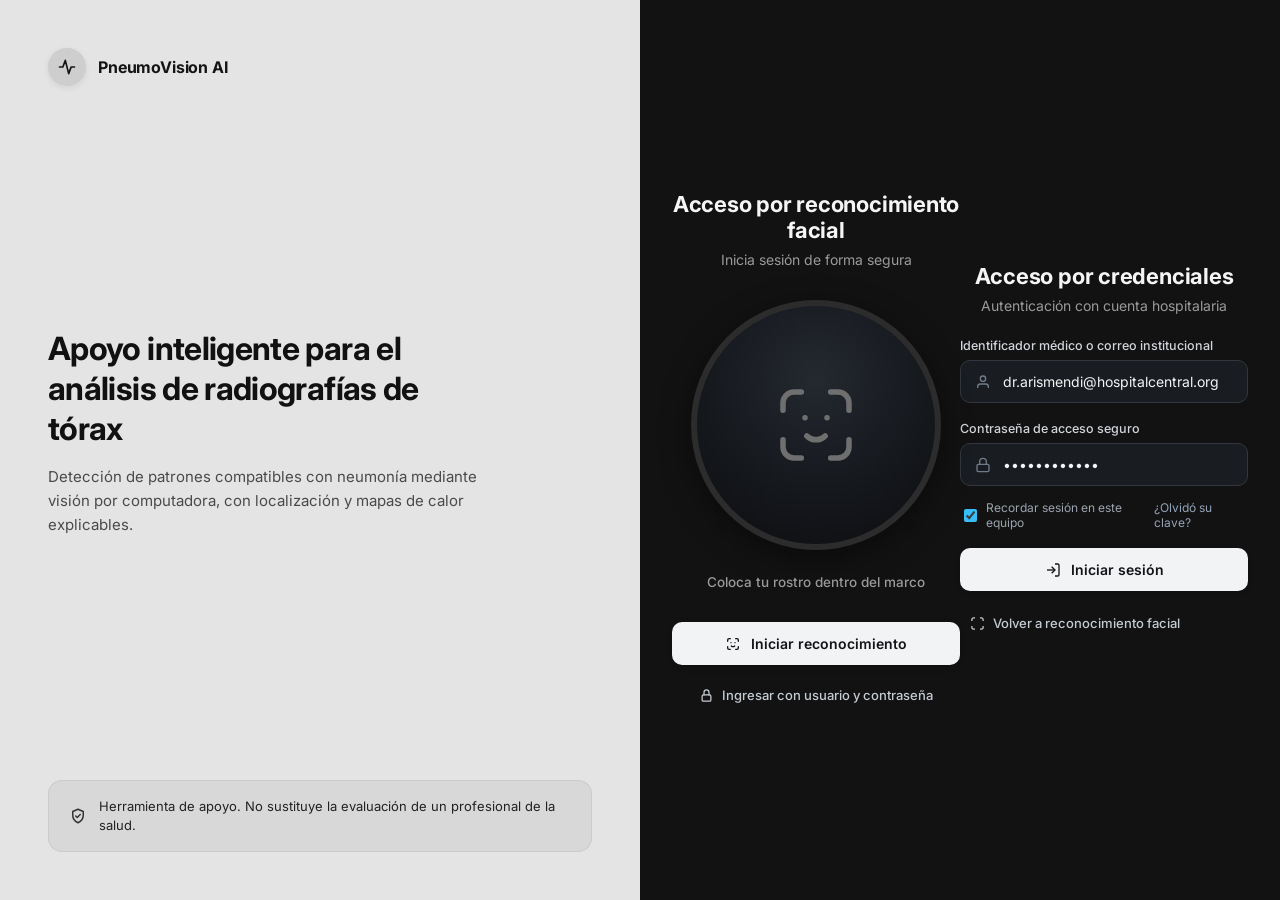
<file: PneumoVision AI/Frontend/index.html>
<!DOCTYPE html>
<html lang="es">
<head>
  <meta charset="UTF-8">
  <meta http-equiv="refresh" content="0; url=LoginFace.html">
  <title>PneumoVision AI</title>
</head>
<body>
  <script>
    window.location.href = "LoginFace.html";
  </script>
</body>
</html>
</file>
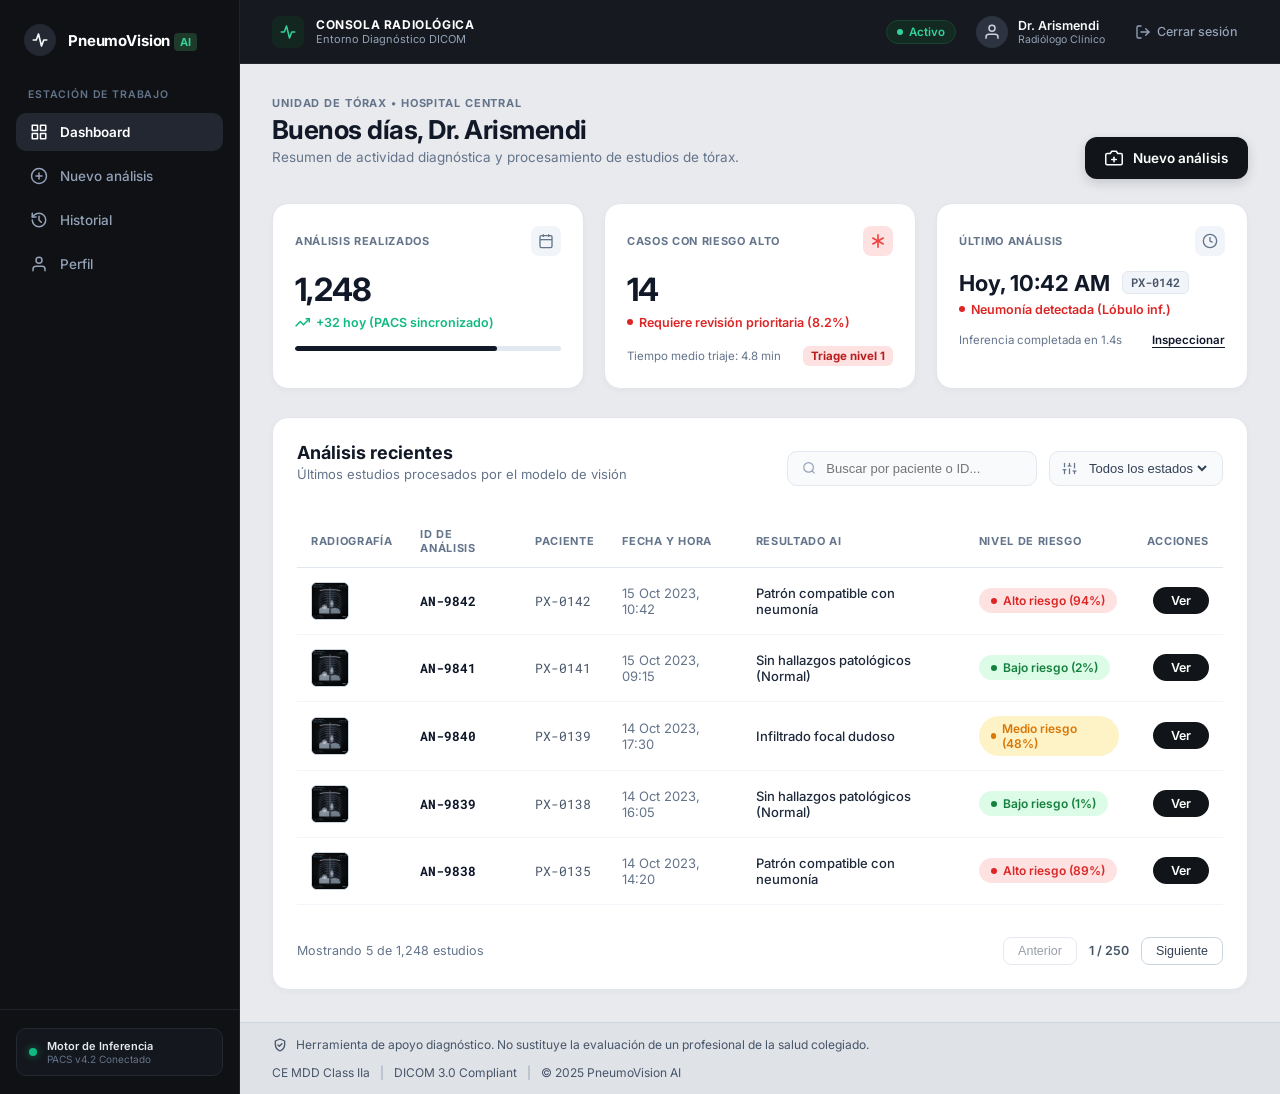
<file: PneumoVision AI/Frontend/dashboard.html>
<!DOCTYPE html>
<html lang="es">
<head>
  <meta charset="UTF-8">
  <meta name="viewport" content="width=device-width, initial-scale=1">
  <title>PneumoVision AI · Consola Radiológica y Dashboard</title>
  <link rel="preconnect" href="https://fonts.googleapis.com">
  <link rel="preconnect" href="https://fonts.gstatic.com" crossorigin>
  <link href="https://fonts.googleapis.com/css2?family=Inter:wght@400;500;600;700&family=Roboto+Mono:wght@400;500&display=swap" rel="stylesheet">
  <link rel="stylesheet" href="dashboard.css">
</head>
<body>
  <div class="app-container">

    <!-- BARRA LATERAL (SIDEBAR) -->
    <aside class="sidebar">
      <div class="sidebar-top">
        <a href="dashboard.html" class="sidebar-brand">
          <div class="brand-icon">
            <svg viewBox="0 0 24 24" width="18" height="18" fill="none" stroke="currentColor" stroke-width="2.2" stroke-linecap="round" stroke-linejoin="round"><path d="M3 12h4l3-8 4 16 3-8h4"/></svg>
          </div>
          <span class="brand-text">PneumoVision <span class="ai-badge">AI</span></span>
        </a>

        <div class="sidebar-section-label">ESTACIÓN DE TRABAJO</div>

        <nav class="sidebar-nav">
          <a href="dashboard.html" class="nav-item active">
            <svg viewBox="0 0 24 24" width="18" height="18" fill="none" stroke="currentColor" stroke-width="2" stroke-linecap="round" stroke-linejoin="round"><rect x="3" y="3" width="7" height="7"/><rect x="14" y="3" width="7" height="7"/><rect x="14" y="14" width="7" height="7"/><rect x="3" y="14" width="7" height="7"/></svg>
            <span>Dashboard</span>
          </a>
          <a href="nuevo-analisis.html" class="nav-item">
            <svg viewBox="0 0 24 24" width="18" height="18" fill="none" stroke="currentColor" stroke-width="2" stroke-linecap="round" stroke-linejoin="round"><circle cx="12" cy="12" r="10"/><line x1="12" y1="8" x2="12" y2="16"/><line x1="8" y1="12" x2="16" y2="12"/></svg>
            <span>Nuevo análisis</span>
          </a>
          <a href="historial.html" class="nav-item">
            <svg viewBox="0 0 24 24" width="18" height="18" fill="none" stroke="currentColor" stroke-width="2" stroke-linecap="round" stroke-linejoin="round"><path d="M3 12a9 9 0 1 0 9-9 9.75 9.75 0 0 0-6.74 2.74L3 8"/><path d="M3 3v5h5"/><path d="M12 7v5l3 3"/></svg>
            <span>Historial</span>
          </a>
          <a href="#" class="nav-item" onclick="alert('Módulo de perfil radiológico del Dr. Arismendi'); return false;">
            <svg viewBox="0 0 24 24" width="18" height="18" fill="none" stroke="currentColor" stroke-width="2" stroke-linecap="round" stroke-linejoin="round"><path d="M20 21v-2a4 4 0 0 0-4-4H8a4 4 0 0 0-4 4v2"/><circle cx="12" cy="7" r="4"/></svg>
            <span>Perfil</span>
          </a>
        </nav>
      </div>

      <div class="sidebar-footer">
        <div class="system-status">
          <div class="status-indicator">
            <span class="status-dot"></span>
          </div>
          <div class="status-info">
            <span class="status-title">Motor de Inferencia</span>
            <span class="status-sub">PACS v4.2 Conectado</span>
          </div>
        </div>
      </div>
    </aside>

    <!-- CONTENIDO PRINCIPAL -->
    <div class="main-wrapper">

      <!-- HEADER SUPERIOR -->
      <header class="topbar">
        <div class="topbar-left">
          <span class="pulse-symbol">
            <svg viewBox="0 0 24 24" width="18" height="18" fill="none" stroke="#34d399" stroke-width="2" stroke-linecap="round" stroke-linejoin="round"><path d="M3 12h4l3-8 4 16 3-8h4"/></svg>
          </span>
          <div class="console-title">
            <span class="title-primary">CONSOLA RADIOLÓGICA</span>
            <span class="title-secondary">Entorno Diagnóstico DICOM</span>
          </div>
        </div>

        <div class="topbar-right">
          <div class="online-pill">
            <span class="green-indicator"></span>
            <span>Activo</span>
          </div>

          <div class="user-profile">
            <div class="user-avatar">
              <svg viewBox="0 0 24 24" width="18" height="18" fill="none" stroke="currentColor" stroke-width="2"><path d="M20 21v-2a4 4 0 0 0-4-4H8a4 4 0 0 0-4 4v2"/><circle cx="12" cy="7" r="4"/></svg>
            </div>
            <div class="user-meta">
              <span class="user-name">Dr. Arismendi</span>
              <span class="user-role">Radiólogo Clínico</span>
            </div>
          </div>

          <a href="LoginFace.html" class="logout-btn" title="Cerrar sesión segura">
            <svg viewBox="0 0 24 24" width="16" height="16" fill="none" stroke="currentColor" stroke-width="2" stroke-linecap="round" stroke-linejoin="round"><path d="M9 21H5a2 2 0 0 1-2-2V5a2 2 0 0 1 2-2h4"/><polyline points="16 17 21 12 16 7"/><line x1="21" y1="12" x2="9" y2="12"/></svg>
            <span>Cerrar sesión</span>
          </a>
        </div>
      </header>

      <!-- ÁREA DE DASHBOARD -->
      <main class="dashboard-content">

        <!-- CABECERA DE SALUDO Y ACCIÓN PRINCIPAL -->
        <div class="view-header">
          <div class="header-titles">
            <div class="sub-breadcrumb">UNIDAD DE TÓRAX • HOSPITAL CENTRAL</div>
            <h1 class="welcome-heading">Buenos días, Dr. Arismendi</h1>
            <p class="welcome-sub">Resumen de actividad diagnóstica y procesamiento de estudios de tórax.</p>
          </div>

          <a href="nuevo-analisis.html" class="cta-new-analysis">
            <svg viewBox="0 0 24 24" width="18" height="18" fill="none" stroke="currentColor" stroke-width="2" stroke-linecap="round" stroke-linejoin="round"><path d="M23 19a2 2 0 0 1-2 2H3a2 2 0 0 1-2-2V8a2 2 0 0 1 2-2h4l2-3h6l2 3h4a2 2 0 0 1 2 2z"/><line x1="12" y1="11" x2="12" y2="17"/><line x1="9" y1="14" x2="15" y2="14"/></svg>
            <span>Nuevo análisis</span>
          </a>
        </div>

        <!-- METRICAS SUPERIORES (3 CARDS) -->
        <section class="metrics-grid">
          
          <!-- Card 1: Análisis Realizados -->
          <div class="metric-card">
            <div class="card-head">
              <span class="metric-label">ANÁLISIS REALIZADOS</span>
              <span class="metric-icon-badge">
                <svg viewBox="0 0 24 24" width="16" height="16" fill="none" stroke="currentColor" stroke-width="2"><rect x="3" y="4" width="18" height="18" rx="2" ry="2"/><line x1="16" y1="2" x2="16" y2="6"/><line x1="8" y1="2" x2="8" y2="6"/><line x1="3" y1="10" x2="21" y2="10"/></svg>
              </span>
            </div>
            <div class="metric-value-row">
              <span class="metric-number">1,248</span>
            </div>
            <div class="metric-sub-row success">
              <svg viewBox="0 0 24 24" width="15" height="15" fill="none" stroke="currentColor" stroke-width="2.5"><polyline points="23 6 13.5 15.5 8.5 10.5 1 18"/><polyline points="17 6 23 6 23 12"/></svg>
              <span>+32 hoy (PACS sincronizado)</span>
            </div>
            <div class="metric-progress-track">
              <div class="metric-progress-bar" style="width: 76%;"></div>
            </div>
          </div>

          <!-- Card 2: Casos con Riesgo Alto -->
          <div class="metric-card">
            <div class="card-head">
              <span class="metric-label">CASOS CON RIESGO ALTO</span>
              <span class="metric-icon-badge alert">
                <svg viewBox="0 0 24 24" width="16" height="16" fill="none" stroke="#ef4444" stroke-width="2.5"><line x1="12" y1="2" x2="12" y2="22"/><line x1="3.5" y1="7" x2="20.5" y2="17"/><line x1="3.5" y1="17" x2="20.5" y2="7"/></svg>
              </span>
            </div>
            <div class="metric-value-row">
              <span class="metric-number">14</span>
            </div>
            <div class="metric-sub-row danger">
              <span class="alert-bullet"></span>
              <span>Requiere revisión prioritaria (8.2%)</span>
            </div>
            <div class="metric-footer-split">
              <span class="footer-note">Tiempo medio triaje: 4.8 min</span>
              <span class="triage-tag">Triage nivel 1</span>
            </div>
          </div>

          <!-- Card 3: Último Análisis -->
          <div class="metric-card">
            <div class="card-head">
              <span class="metric-label">ÚLTIMO ANÁLISIS</span>
              <span class="metric-icon-badge">
                <svg viewBox="0 0 24 24" width="16" height="16" fill="none" stroke="currentColor" stroke-width="2"><circle cx="12" cy="12" r="10"/><polyline points="12 6 12 12 16 14"/></svg>
              </span>
            </div>
            <div class="metric-value-row split">
              <span class="metric-number-sub">Hoy, 10:42 AM</span>
              <span class="patient-code-tag">PX-0142</span>
            </div>
            <div class="metric-sub-row danger">
              <span class="alert-bullet"></span>
              <span>Neumonía detectada (Lóbulo inf.)</span>
            </div>
            <div class="metric-footer-split">
              <span class="footer-note">Inferencia completada en 1.4s</span>
              <a href="visor.html?id=AN-9842" class="inspect-link">Inspeccionar</a>
            </div>
          </div>

        </section>

        <!-- SECCIÓN: TABLA DE ANÁLISIS RECIENTES -->
        <section class="table-section-card">
          <div class="table-header-bar">
            <div class="table-titles">
              <h2>Análisis recientes</h2>
              <p>Últimos estudios procesados por el modelo de visión</p>
            </div>

            <div class="table-filter-controls">
              <div class="search-input-box">
                <svg viewBox="0 0 24 24" width="16" height="16" fill="none" stroke="currentColor" stroke-width="2"><circle cx="11" cy="11" r="8"/><line x1="21" y1="21" x2="16.65" y2="16.65"/></svg>
                <input type="text" id="searchInput" placeholder="Buscar por paciente o ID..." oninput="filterStudies()">
              </div>

              <div class="filter-dropdown-box">
                <svg viewBox="0 0 24 24" width="15" height="15" fill="none" stroke="currentColor" stroke-width="2"><line x1="4" y1="21" x2="4" y2="14"/><line x1="4" y1="10" x2="4" y2="3"/><line x1="12" y1="21" x2="12" y2="12"/><line x1="12" y1="8" x2="12" y2="3"/><line x1="20" y1="21" x2="20" y2="16"/><line x1="20" y1="12" x2="20" y2="3"/><line x1="1" y1="14" x2="7" y2="14"/><line x1="9" y1="8" x2="15" y2="8"/><line x1="17" y1="16" x2="23" y2="16"/></svg>
                <select id="riskFilter" onchange="filterStudies()">
                  <option value="all">Todos los estados</option>
                  <option value="alto">Alto riesgo</option>
                  <option value="medio">Medio riesgo</option>
                  <option value="bajo">Bajo riesgo</option>
                </select>
              </div>
            </div>
          </div>

          <!-- TABLA RADIOLÓGICA -->
          <div class="table-responsive">
            <table class="studies-table" id="studiesTable">
              <thead>
                <tr>
                  <th scope="col">RADIOGRAFÍA</th>
                  <th scope="col">ID DE ANÁLISIS</th>
                  <th scope="col">PACIENTE</th>
                  <th scope="col">FECHA Y HORA</th>
                  <th scope="col">RESULTADO AI</th>
                  <th scope="col">NIVEL DE RIESGO</th>
                  <th scope="col" style="text-align: right;">ACCIONES</th>
                </tr>
              </thead>
              <tbody id="studiesBody">
                
                <!-- Fila 1: Alto Riesgo -->
                <tr data-risk="alto">
                  <td>
                    <div class="cxr-thumb">
                      <img src="../Public/cxr_chest.svg" alt="CXR Preview" width="36" height="36">
                    </div>
                  </td>
                  <td class="col-id"><strong>AN-9842</strong></td>
                  <td class="col-patient">PX-0142</td>
                  <td class="col-date">15 Oct 2023, 10:42</td>
                  <td class="col-result">Patrón compatible con neumonía</td>
                  <td>
                    <span class="risk-badge risk-high">
                      <span class="risk-dot"></span>
                      Alto riesgo (94%)
                    </span>
                  </td>
                  <td style="text-align: right;">
                    <a href="visor.html?id=AN-9842" class="btn-action-view">Ver</a>
                  </td>
                </tr>

                <!-- Fila 2: Bajo Riesgo -->
                <tr data-risk="bajo">
                  <td>
                    <div class="cxr-thumb">
                      <img src="../Public/cxr_chest.svg" alt="CXR Preview" width="36" height="36">
                    </div>
                  </td>
                  <td class="col-id"><strong>AN-9841</strong></td>
                  <td class="col-patient">PX-0141</td>
                  <td class="col-date">15 Oct 2023, 09:15</td>
                  <td class="col-result">Sin hallazgos patológicos (Normal)</td>
                  <td>
                    <span class="risk-badge risk-low">
                      <span class="risk-dot"></span>
                      Bajo riesgo (2%)
                    </span>
                  </td>
                  <td style="text-align: right;">
                    <a href="visor.html?id=AN-9841" class="btn-action-view">Ver</a>
                  </td>
                </tr>

                <!-- Fila 3: Medio Riesgo -->
                <tr data-risk="medio">
                  <td>
                    <div class="cxr-thumb">
                      <img src="../Public/cxr_chest.svg" alt="CXR Preview" width="36" height="36">
                    </div>
                  </td>
                  <td class="col-id"><strong>AN-9840</strong></td>
                  <td class="col-patient">PX-0139</td>
                  <td class="col-date">14 Oct 2023, 17:30</td>
                  <td class="col-result">Infiltrado focal dudoso</td>
                  <td>
                    <span class="risk-badge risk-medium">
                      <span class="risk-dot"></span>
                      Medio riesgo (48%)
                    </span>
                  </td>
                  <td style="text-align: right;">
                    <a href="visor.html?id=AN-9840" class="btn-action-view">Ver</a>
                  </td>
                </tr>

                <!-- Fila 4: Bajo Riesgo -->
                <tr data-risk="bajo">
                  <td>
                    <div class="cxr-thumb">
                      <img src="../Public/cxr_chest.svg" alt="CXR Preview" width="36" height="36">
                    </div>
                  </td>
                  <td class="col-id"><strong>AN-9839</strong></td>
                  <td class="col-patient">PX-0138</td>
                  <td class="col-date">14 Oct 2023, 16:05</td>
                  <td class="col-result">Sin hallazgos patológicos (Normal)</td>
                  <td>
                    <span class="risk-badge risk-low">
                      <span class="risk-dot"></span>
                      Bajo riesgo (1%)
                    </span>
                  </td>
                  <td style="text-align: right;">
                    <a href="visor.html?id=AN-9839" class="btn-action-view">Ver</a>
                  </td>
                </tr>

                <!-- Fila 5: Alto Riesgo -->
                <tr data-risk="alto">
                  <td>
                    <div class="cxr-thumb">
                      <img src="../Public/cxr_chest.svg" alt="CXR Preview" width="36" height="36">
                    </div>
                  </td>
                  <td class="col-id"><strong>AN-9838</strong></td>
                  <td class="col-patient">PX-0135</td>
                  <td class="col-date">14 Oct 2023, 14:20</td>
                  <td class="col-result">Patrón compatible con neumonía</td>
                  <td>
                    <span class="risk-badge risk-high">
                      <span class="risk-dot"></span>
                      Alto riesgo (89%)
                    </span>
                  </td>
                  <td style="text-align: right;">
                    <a href="visor.html?id=AN-9838" class="btn-action-view">Ver</a>
                  </td>
                </tr>

              </tbody>
            </table>
          </div>

          <!-- FOOTER DE TABLA CON PAGINACIÓN -->
          <div class="table-footer-bar">
            <span class="table-count-text">Mostrando 5 de 1,248 estudios</span>
            <div class="pagination-controls">
              <button type="button" class="page-btn disabled" disabled>Anterior</button>
              <span class="page-number-current">1 / 250</span>
              <button type="button" class="page-btn">Siguiente</button>
            </div>
          </div>
        </section>

      </main>

      <!-- BARRA DE CUMPLIMIENTO Y REGULACIÓN CLÍNICA -->
      <footer class="app-legal-footer">
        <div class="legal-left">
          <svg viewBox="0 0 24 24" width="16" height="16" fill="none" stroke="currentColor" stroke-width="2" stroke-linecap="round" stroke-linejoin="round"><path d="M12 3l7 3v5c0 5-3.5 8.5-7 10-3.5-1.5-7-5-7-10V6z"/><path d="M9 12l2 2 4-4"/></svg>
          <span>Herramienta de apoyo diagnóstico. No sustituye la evaluación de un profesional de la salud colegiado.</span>
        </div>
        <div class="legal-right">
          <span>CE MDD Class IIa</span>
          <span class="divider">|</span>
          <span>DICOM 3.0 Compliant</span>
          <span class="divider">|</span>
          <span>&copy; 2025 PneumoVision AI</span>
        </div>
      </footer>

    </div>

  </div>

  <script>
    function filterStudies() {
      const search = document.getElementById('searchInput').value.toLowerCase();
      const risk = document.getElementById('riskFilter').value;
      const rows = document.querySelectorAll('#studiesBody tr');

      rows.forEach(row => {
        const text = row.innerText.toLowerCase();
        const rowRisk = row.getAttribute('data-risk');
        const matchesSearch = text.includes(search);
        const matchesRisk = (risk === 'all' || rowRisk === risk);

        row.style.display = (matchesSearch && matchesRisk) ? '' : 'none';
      });
    }
  </script>
</body>
</html>
</file>
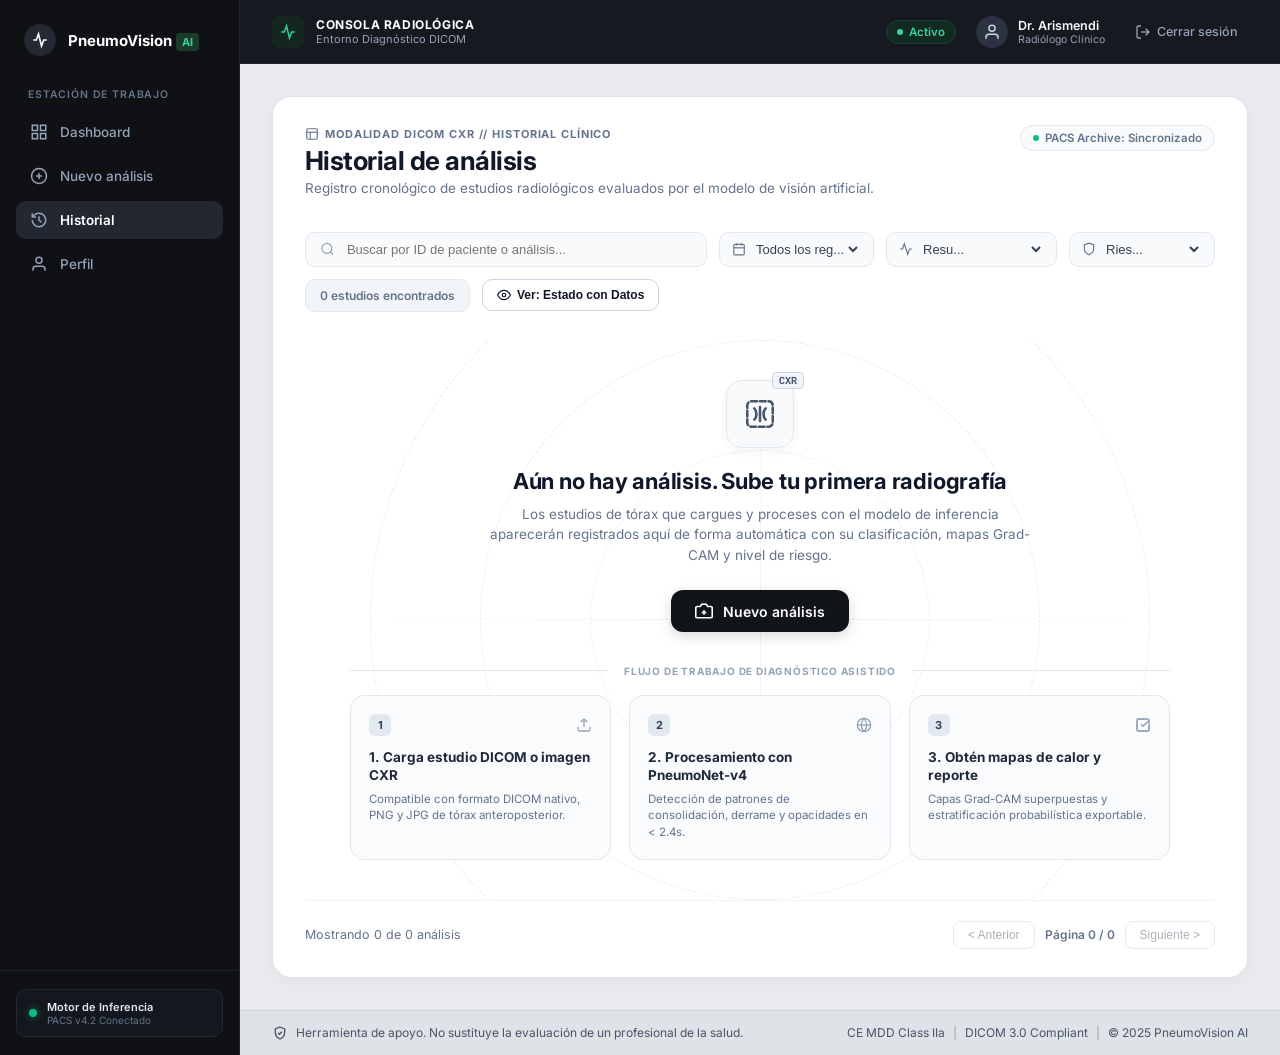
<file: PneumoVision AI/Frontend/historial.html>
<!DOCTYPE html>
<html lang="es">
<head>
  <meta charset="UTF-8">
  <meta name="viewport" content="width=device-width, initial-scale=1">
  <title>PneumoVision AI · Historial de Análisis Radiológicos</title>
  <link rel="preconnect" href="https://fonts.googleapis.com">
  <link rel="preconnect" href="https://fonts.gstatic.com" crossorigin>
  <link href="https://fonts.googleapis.com/css2?family=Inter:wght@400;500;600;700&family=Roboto+Mono:wght@400;500&display=swap" rel="stylesheet">
  <link rel="stylesheet" href="historial.css">
</head>
<body>
  <div class="app-container">

    <!-- SIDEBAR -->
    <aside class="sidebar">
      <div class="sidebar-top">
        <a href="dashboard.html" class="sidebar-brand">
          <div class="brand-icon">
            <svg viewBox="0 0 24 24" width="18" height="18" fill="none" stroke="currentColor" stroke-width="2.2"><path d="M3 12h4l3-8 4 16 3-8h4"/></svg>
          </div>
          <span class="brand-text">PneumoVision <span class="ai-badge">AI</span></span>
        </a>

        <div class="sidebar-section-label">ESTACIÓN DE TRABAJO</div>

        <nav class="sidebar-nav">
          <a href="dashboard.html" class="nav-item">
            <svg viewBox="0 0 24 24" width="18" height="18" fill="none" stroke="currentColor" stroke-width="2"><rect x="3" y="3" width="7" height="7"/><rect x="14" y="3" width="7" height="7"/><rect x="14" y="14" width="7" height="7"/><rect x="3" y="14" width="7" height="7"/></svg>
            <span>Dashboard</span>
          </a>
          <a href="nuevo-analisis.html" class="nav-item">
            <svg viewBox="0 0 24 24" width="18" height="18" fill="none" stroke="currentColor" stroke-width="2"><circle cx="12" cy="12" r="10"/><line x1="12" y1="8" x2="12" y2="16"/><line x1="8" y1="12" x2="16" y2="12"/></svg>
            <span>Nuevo análisis</span>
          </a>
          <a href="historial.html" class="nav-item active">
            <svg viewBox="0 0 24 24" width="18" height="18" fill="none" stroke="currentColor" stroke-width="2"><path d="M3 12a9 9 0 1 0 9-9 9.75 9.75 0 0 0-6.74 2.74L3 8"/><path d="M3 3v5h5"/><path d="M12 7v5l3 3"/></svg>
            <span>Historial</span>
          </a>
          <a href="#" class="nav-item" onclick="alert('Módulo de perfil'); return false;">
            <svg viewBox="0 0 24 24" width="18" height="18" fill="none" stroke="currentColor" stroke-width="2"><path d="M20 21v-2a4 4 0 0 0-4-4H8a4 4 0 0 0-4 4v2"/><circle cx="12" cy="7" r="4"/></svg>
            <span>Perfil</span>
          </a>
        </nav>
      </div>

      <div class="sidebar-footer">
        <div class="system-status">
          <div class="status-indicator">
            <span class="status-dot"></span>
          </div>
          <div class="status-info">
            <span class="status-title">Motor de Inferencia</span>
            <span class="status-sub">PACS v4.2 Conectado</span>
          </div>
        </div>
      </div>
    </aside>

    <!-- WRAPPER PRINCIPAL -->
    <div class="main-wrapper">

      <!-- TOPBAR -->
      <header class="topbar">
        <div class="topbar-left">
          <span class="pulse-symbol">
            <svg viewBox="0 0 24 24" width="18" height="18" fill="none" stroke="#34d399" stroke-width="2"><path d="M3 12h4l3-8 4 16 3-8h4"/></svg>
          </span>
          <div class="console-title">
            <span class="title-primary">CONSOLA RADIOLÓGICA</span>
            <span class="title-secondary">Entorno Diagnóstico DICOM</span>
          </div>
        </div>

        <div class="topbar-right">
          <div class="online-pill">
            <span class="green-indicator"></span>
            <span>Activo</span>
          </div>

          <div class="user-profile">
            <div class="user-avatar">
              <svg viewBox="0 0 24 24" width="18" height="18" fill="none" stroke="currentColor" stroke-width="2"><path d="M20 21v-2a4 4 0 0 0-4-4H8a4 4 0 0 0-4 4v2"/><circle cx="12" cy="7" r="4"/></svg>
            </div>
            <div class="user-meta">
              <span class="user-name">Dr. Arismendi</span>
              <span class="user-role">Radiólogo Clínico</span>
            </div>
          </div>

          <a href="LoginFace.html" class="logout-btn">
            <svg viewBox="0 0 24 24" width="16" height="16" fill="none" stroke="currentColor" stroke-width="2"><path d="M9 21H5a2 2 0 0 1-2-2V5a2 2 0 0 1 2-2h4"/><polyline points="16 17 21 12 16 7"/><line x1="21" y1="12" x2="9" y2="12"/></svg>
            <span>Cerrar sesión</span>
          </a>
        </div>
      </header>

      <!-- CONTENIDO DE HISTORIAL -->
      <main class="historial-content">

        <!-- CARD CONTENEDORA BLANCA PRINCIPAL (COMO EN IMAGEN 1) -->
        <div class="historial-main-card">
          
          <!-- SUB-CABECERA DEL HISTORIAL -->
          <div class="historial-header-row">
            <div class="historial-titles">
              <div class="history-category-label">
                <svg viewBox="0 0 24 24" width="14" height="14" fill="none" stroke="currentColor" stroke-width="2"><rect x="3" y="3" width="18" height="18" rx="2" ry="2"/><line x1="3" y1="9" x2="21" y2="9"/><line x1="9" y1="21" x2="9" y2="9"/></svg>
                <span>MODALIDAD DICOM CXR // HISTORIAL CLÍNICO</span>
              </div>
              <h1 class="historial-title">Historial de análisis</h1>
              <p class="historial-sub">Registro cronológico de estudios radiológicos evaluados por el modelo de visión artificial.</p>
            </div>

            <div class="header-pacs-sync">
              <span class="pacs-sync-dot"></span>
              <span>PACS Archive: Sincronizado</span>
            </div>
          </div>

          <!-- BARRA DE BÚSQUEDA Y FILTROS -->
          <div class="filters-toolbar">
            
            <!-- Buscador -->
            <div class="search-field-box">
              <svg viewBox="0 0 24 24" width="16" height="16" fill="none" stroke="currentColor" stroke-width="2"><circle cx="11" cy="11" r="8"/><line x1="21" y1="21" x2="16.65" y2="16.65"/></svg>
              <input type="text" id="historialSearch" placeholder="Buscar por ID de paciente o análisis..." oninput="handleHistorialSearch()">
            </div>

            <!-- Filtro 1: Rango de Fechas -->
            <div class="filter-select-pill">
              <svg viewBox="0 0 24 24" width="14" height="14" fill="none" stroke="currentColor" stroke-width="2"><rect x="3" y="4" width="18" height="18" rx="2" ry="2"/><line x1="16" y1="2" x2="16" y2="6"/><line x1="8" y1="2" x2="8" y2="6"/><line x1="3" y1="10" x2="21" y2="10"/></svg>
              <select id="dateFilter" onchange="applyFilters()">
                <option value="all">Todos los reg...</option>
                <option value="today">Hoy</option>
                <option value="week">Últimos 7 días</option>
                <option value="month">Este mes</option>
              </select>
            </div>

            <!-- Filtro 2: Resultado AI -->
            <div class="filter-select-pill">
              <svg viewBox="0 0 24 24" width="14" height="14" fill="none" stroke="currentColor" stroke-width="2"><polyline points="22 12 18 12 15 21 9 3 6 12 2 12"/></svg>
              <select id="resultFilter" onchange="applyFilters()">
                <option value="all">Resu...</option>
                <option value="pneumonia">Patrón compatible</option>
                <option value="normal">Normal</option>
                <option value="infiltrate">Infiltrado</option>
              </select>
            </div>

            <!-- Filtro 3: Nivel de Riesgo -->
            <div class="filter-select-pill">
              <svg viewBox="0 0 24 24" width="14" height="14" fill="none" stroke="currentColor" stroke-width="2"><path d="M12 22s8-4 8-10V5l-8-3-8 3v7c0 6 8 10 8 10z"/></svg>
              <select id="riskLevelFilter" onchange="applyFilters()">
                <option value="all">Ries...</option>
                <option value="high">Alto Riesgo</option>
                <option value="medium">Medio Riesgo</option>
                <option value="low">Bajo Riesgo</option>
              </select>
            </div>

            <!-- Contador de Estudios -->
            <div class="count-badge" id="studiesCountBadge">
              0 estudios encontrados
            </div>

            <!-- BOTÓN DE CONMUTACIÓN DE ESTADO (EMPTY STATE / CON DATOS) -->
            <button type="button" class="btn-toggle-state" id="toggleStateBtn" onclick="toggleHistorialState()">
              <svg viewBox="0 0 24 24" width="14" height="14" fill="none" stroke="currentColor" stroke-width="2"><path d="M1 12s4-8 11-8 11 8 11 8-4 8-11 8-11-8-11-8z"/><circle cx="12" cy="12" r="3"/></svg>
              <span id="stateBtnLabel">Ver: Estado con Datos</span>
            </button>

            <!-- Exportación Masiva (CSV / DICOM) -->
            <div class="bulk-export-group" id="bulkExportGroup" hidden>
              <button type="button" class="btn-bulk-export" onclick="exportBulkCSV()">
                <svg viewBox="0 0 24 24" width="14" height="14" fill="none" stroke="currentColor" stroke-width="2"><path d="M21 15v4a2 2 0 0 1-2 2H5a2 2 0 0 1-2-2v-4"/><polyline points="7 10 12 15 17 10"/><line x1="12" y1="15" x2="12" y2="3"/></svg>
                <span>Exportar CSV</span>
              </button>
            </div>

          </div>

          <!-- ========================================================
               ESTADO VACÍO (EMPTY STATE ONBOARDING) - EXACTO A IMAGEN 1
               ======================================================== -->
          <div class="empty-state-view" id="emptyStateSection">
            
            <!-- FONDO DE LÍNEAS RADAR CONCÉNTRICAS TENUES -->
            <div class="radar-bg-lines" aria-hidden="true">
              <div class="radar-circle circle-1"></div>
              <div class="radar-circle circle-2"></div>
              <div class="radar-circle circle-3"></div>
              <div class="radar-crosshair-h"></div>
              <div class="radar-crosshair-v"></div>
            </div>

            <!-- CONTENIDO CENTRAL DEL EMPTY STATE -->
            <div class="empty-state-card-content">
              
              <!-- ÍCONO CENTRAL CON BADGE CXR -->
              <div class="empty-icon-wrapper">
                <span class="cxr-tag-pill">CXR</span>
                <div class="cxr-scanner-box">
                  <svg viewBox="0 0 24 24" width="34" height="34" fill="none" stroke="#475569" stroke-width="1.8" stroke-linecap="round" stroke-linejoin="round">
                    <rect x="3" y="3" width="18" height="18" rx="3" stroke-dasharray="4 2"/>
                    <path d="M8 8 C10 10 10 14 8 16"/>
                    <path d="M16 8 C14 10 14 14 16 16"/>
                    <line x1="12" y1="7" x2="12" y2="17"/>
                  </svg>
                </div>
              </div>

              <!-- TEXTO PRINCIPAL -->
              <h2 class="empty-heading">Aún no hay análisis. Sube tu primera radiografía</h2>
              <p class="empty-paragraph">
                Los estudios de tórax que cargues y proceses con el modelo de inferencia aparecerán registrados aquí de forma automática con su clasificación, mapas Grad-CAM y nivel de riesgo.
              </p>

              <!-- BOTÓN CTA "NUEVO ANÁLISIS" -->
              <a href="nuevo-analisis.html" class="empty-cta-button">
                <svg viewBox="0 0 24 24" width="18" height="18" fill="none" stroke="currentColor" stroke-width="2.2"><path d="M23 19a2 2 0 0 1-2 2H3a2 2 0 0 1-2-2V8a2 2 0 0 1 2-2h4l2-3h6l2 3h4a2 2 0 0 1 2 2z"/><line x1="12" y1="11" x2="12" y2="17"/><line x1="9" y1="14" x2="15" y2="14"/></svg>
                <span>Nuevo análisis</span>
              </a>

              <!-- SEPARADOR: FLUJO DE TRABAJO -->
              <div class="workflow-divider">
                <span class="workflow-title-text">FLUJO DE TRABAJO DE DIAGNÓSTICO ASISTIDO</span>
              </div>

              <!-- 3 PASOS EXPLICATIVOS DEL ONBOARDING -->
              <div class="steps-grid-3">
                
                <!-- Paso 1 -->
                <div class="step-card-onboarding">
                  <div class="step-badge-row">
                    <span class="step-number-pill">1</span>
                    <svg viewBox="0 0 24 24" width="16" height="16" fill="none" stroke="#94a3b8" stroke-width="2"><path d="M21 15v4a2 2 0 0 1-2 2H5a2 2 0 0 1-2-2v-4"/><polyline points="17 8 12 3 7 8"/><line x1="12" y1="3" x2="12" y2="15"/></svg>
                  </div>
                  <h3 class="step-card-title">1. Carga estudio DICOM o imagen CXR</h3>
                  <p class="step-card-desc">Compatible con formato DICOM nativo, PNG y JPG de tórax anteroposterior.</p>
                </div>

                <!-- Paso 2 -->
                <div class="step-card-onboarding">
                  <div class="step-badge-row">
                    <span class="step-number-pill">2</span>
                    <svg viewBox="0 0 24 24" width="16" height="16" fill="none" stroke="#94a3b8" stroke-width="2"><circle cx="12" cy="12" r="10"/><line x1="2" y1="12" x2="22" y2="12"/><path d="M12 2a15.3 15.3 0 0 1 4 10 15.3 15.3 0 0 1-4 10 15.3 15.3 0 0 1-4-10 15.3 15.3 0 0 1 4-10z"/></svg>
                  </div>
                  <h3 class="step-card-title">2. Procesamiento con PneumoNet-v4</h3>
                  <p class="step-card-desc">Detección de patrones de consolidación, derrame y opacidades en &lt; 2.4s.</p>
                </div>

                <!-- Paso 3 -->
                <div class="step-card-onboarding">
                  <div class="step-badge-row">
                    <span class="step-number-pill">3</span>
                    <svg viewBox="0 0 24 24" width="16" height="16" fill="none" stroke="#94a3b8" stroke-width="2"><rect x="3" y="3" width="18" height="18" rx="2" ry="2"/><polyline points="9 11 12 14 22 4"/><path d="M21 12v7a2 2 0 0 1-2 2H5a2 2 0 0 1-2-2V5a2 2 0 0 1 2-2h11"/></svg>
                  </div>
                  <h3 class="step-card-title">3. Obtén mapas de calor y reporte</h3>
                  <p class="step-card-desc">Capas Grad-CAM superpuestas y estratificación probabilística exportable.</p>
                </div>

              </div>

            </div>

          </div>

          <!-- ========================================================
               ESTADO CON DATOS (TABLA PAGINADA COMPLETA)
               ======================================================== -->
          <div class="populated-state-view" id="populatedStateSection" hidden>
            <div class="table-responsive">
              <table class="historial-table" id="historialDataTable">
                <thead>
                  <tr>
                    <th>RADIOGRAFÍA</th>
                    <th>ID DE ESTUDIO</th>
                    <th>PACIENTE</th>
                    <th>MODALIDAD</th>
                    <th>FECHA REGISTRO</th>
                    <th>CLASIFICACIÓN AI</th>
                    <th>RIESGO CLÍNICO</th>
                    <th style="text-align: right;">ACCIONES</th>
                  </tr>
                </thead>
                <tbody id="historialTableBody">
                  
                  <tr data-risk="high">
                    <td>
                      <div class="cxr-thumb-historial">
                        <img src="../Public/cxr_chest.svg" alt="CXR Preview" width="36" height="36">
                      </div>
                    </td>
                    <td class="id-cell"><strong>AN-9842</strong></td>
                    <td class="patient-cell">PX-0142 (M, 58a)</td>
                    <td>CXR PA Digital</td>
                    <td>15 Oct 2023, 10:42</td>
                    <td class="finding-cell">Patrón compatible con neumonía</td>
                    <td>
                      <span class="risk-pill pill-red">
                        <span class="dot"></span>
                        Alto riesgo (94%)
                      </span>
                    </td>
                    <td style="text-align: right;">
                      <a href="visor.html?id=AN-9842" class="btn-table-action">Ver análisis</a>
                    </td>
                  </tr>

                  <tr data-risk="low">
                    <td>
                      <div class="cxr-thumb-historial">
                        <img src="../Public/cxr_chest.svg" alt="CXR Preview" width="36" height="36">
                      </div>
                    </td>
                    <td class="id-cell"><strong>AN-9841</strong></td>
                    <td class="patient-cell">PX-0141 (F, 42a)</td>
                    <td>CXR PA Digital</td>
                    <td>15 Oct 2023, 09:15</td>
                    <td class="finding-cell">Sin hallazgos patológicos (Normal)</td>
                    <td>
                      <span class="risk-pill pill-green">
                        <span class="dot"></span>
                        Bajo riesgo (2%)
                      </span>
                    </td>
                    <td style="text-align: right;">
                      <a href="visor.html?id=AN-9841" class="btn-table-action">Ver análisis</a>
                    </td>
                  </tr>

                  <tr data-risk="medium">
                    <td>
                      <div class="cxr-thumb-historial">
                        <img src="../Public/cxr_chest.svg" alt="CXR Preview" width="36" height="36">
                      </div>
                    </td>
                    <td class="id-cell"><strong>AN-9840</strong></td>
                    <td class="patient-cell">PX-0139 (M, 71a)</td>
                    <td>CXR AP Portátil</td>
                    <td>14 Oct 2023, 17:30</td>
                    <td class="finding-cell">Infiltrado focal dudoso basal</td>
                    <td>
                      <span class="risk-pill pill-amber">
                        <span class="dot"></span>
                        Medio riesgo (48%)
                      </span>
                    </td>
                    <td style="text-align: right;">
                      <a href="visor.html?id=AN-9840" class="btn-table-action">Ver análisis</a>
                    </td>
                  </tr>

                  <tr data-risk="low">
                    <td>
                      <div class="cxr-thumb-historial">
                        <img src="../Public/cxr_chest.svg" alt="CXR Preview" width="36" height="36">
                      </div>
                    </td>
                    <td class="id-cell"><strong>AN-9839</strong></td>
                    <td class="patient-cell">PX-0138 (F, 33a)</td>
                    <td>CXR PA Digital</td>
                    <td>14 Oct 2023, 16:05</td>
                    <td class="finding-cell">Sin hallazgos patológicos (Normal)</td>
                    <td>
                      <span class="risk-pill pill-green">
                        <span class="dot"></span>
                        Bajo riesgo (1%)
                      </span>
                    </td>
                    <td style="text-align: right;">
                      <a href="visor.html?id=AN-9839" class="btn-table-action">Ver análisis</a>
                    </td>
                  </tr>

                  <tr data-risk="high">
                    <td>
                      <div class="cxr-thumb-historial">
                        <img src="../Public/cxr_chest.svg" alt="CXR Preview" width="36" height="36">
                      </div>
                    </td>
                    <td class="id-cell"><strong>AN-9838</strong></td>
                    <td class="patient-cell">PX-0135 (M, 66a)</td>
                    <td>CXR PA Digital</td>
                    <td>14 Oct 2023, 14:20</td>
                    <td class="finding-cell">Consolidación lobar bacteriana</td>
                    <td>
                      <span class="risk-pill pill-red">
                        <span class="dot"></span>
                        Alto riesgo (89%)
                      </span>
                    </td>
                    <td style="text-align: right;">
                      <a href="visor.html?id=AN-9838" class="btn-table-action">Ver análisis</a>
                    </td>
                  </tr>

                </tbody>
              </table>
            </div>
          </div>

          <!-- FOOTER DE NAVEGACIÓN Y PAGINACIÓN -->
          <div class="historial-footer-bar">
            <span class="footer-count-text" id="footerCountText">Mostrando 0 de 0 análisis</span>
            
            <div class="pagination-buttons-group">
              <button type="button" class="historial-page-btn" id="btnPrev" disabled>&lt; Anterior</button>
              <span class="historial-page-indicator" id="pageIndicatorText">Página 0 / 0</span>
              <button type="button" class="historial-page-btn" id="btnNext" disabled>Siguiente &gt;</button>
            </div>
          </div>

        </div>

      </main>

      <!-- BARRA DE CUMPLIMIENTO -->
      <footer class="app-legal-footer">
        <div class="legal-left">
          <svg viewBox="0 0 24 24" width="16" height="16" fill="none" stroke="currentColor" stroke-width="2"><path d="M12 3l7 3v5c0 5-3.5 8.5-7 10-3.5-1.5-7-5-7-10V6z"/><path d="M9 12l2 2 4-4"/></svg>
          <span>Herramienta de apoyo. No sustituye la evaluación de un profesional de la salud.</span>
        </div>
        <div class="legal-right">
          <span>CE MDD Class IIa</span>
          <span class="divider">|</span>
          <span>DICOM 3.0 Compliant</span>
          <span class="divider">|</span>
          <span>&copy; 2025 PneumoVision AI</span>
        </div>
      </footer>

    </div>

  </div>

  <script>
    let isDataState = false;

    function toggleHistorialState() {
      isDataState = !isDataState;
      const emptySec = document.getElementById('emptyStateSection');
      const popSec = document.getElementById('populatedStateSection');
      const countBadge = document.getElementById('studiesCountBadge');
      const stateBtnLabel = document.getElementById('stateBtnLabel');
      const bulkExport = document.getElementById('bulkExportGroup');
      const footerCount = document.getElementById('footerCountText');
      const pageIndicator = document.getElementById('pageIndicatorText');
      const btnPrev = document.getElementById('btnPrev');
      const btnNext = document.getElementById('btnNext');

      if (isDataState) {
        emptySec.hidden = true;
        popSec.hidden = false;
        bulkExport.hidden = false;
        countBadge.textContent = "5 de 1,248 estudios encontrados";
        stateBtnLabel.textContent = "Ver: Estado Vacío (Empty State)";
        footerCount.textContent = "Mostrando 5 de 1,248 análisis";
        pageIndicator.textContent = "Página 1 / 250";
        btnPrev.disabled = true;
        btnNext.disabled = false;
      } else {
        emptySec.hidden = false;
        popSec.hidden = true;
        bulkExport.hidden = true;
        countBadge.textContent = "0 estudios encontrados";
        stateBtnLabel.textContent = "Ver: Estado con Datos";
        footerCount.textContent = "Mostrando 0 de 0 análisis";
        pageIndicator.textContent = "Página 0 / 0";
        btnPrev.disabled = true;
        btnNext.disabled = true;
      }
    }

    function handleHistorialSearch() {
      if (!isDataState) toggleHistorialState();
      applyFilters();
    }

    function applyFilters() {
      if (!isDataState) return;
      const search = document.getElementById('historialSearch').value.toLowerCase();
      const risk = document.getElementById('riskLevelFilter').value;
      const rows = document.querySelectorAll('#historialTableBody tr');

      let visible = 0;
      rows.forEach(row => {
        const text = row.innerText.toLowerCase();
        const rRisk = row.getAttribute('data-risk');
        const matchesSearch = text.includes(search);
        const matchesRisk = (risk === 'all' || rRisk === risk);

        if (matchesSearch && matchesRisk) {
          row.style.display = '';
          visible++;
        } else {
          row.style.display = 'none';
        }
      });

      document.getElementById('studiesCountBadge').textContent = `${visible} estudios encontrados`;
      document.getElementById('footerCountText').textContent = `Mostrando ${visible} de 1,248 análisis`;
    }

    function exportBulkCSV() {
      alert('Exportando registro completo de 1,248 estudios radiológicos en formato CSV con metadatos DICOM...');
    }
  </script>
</body>
</html>
</file>
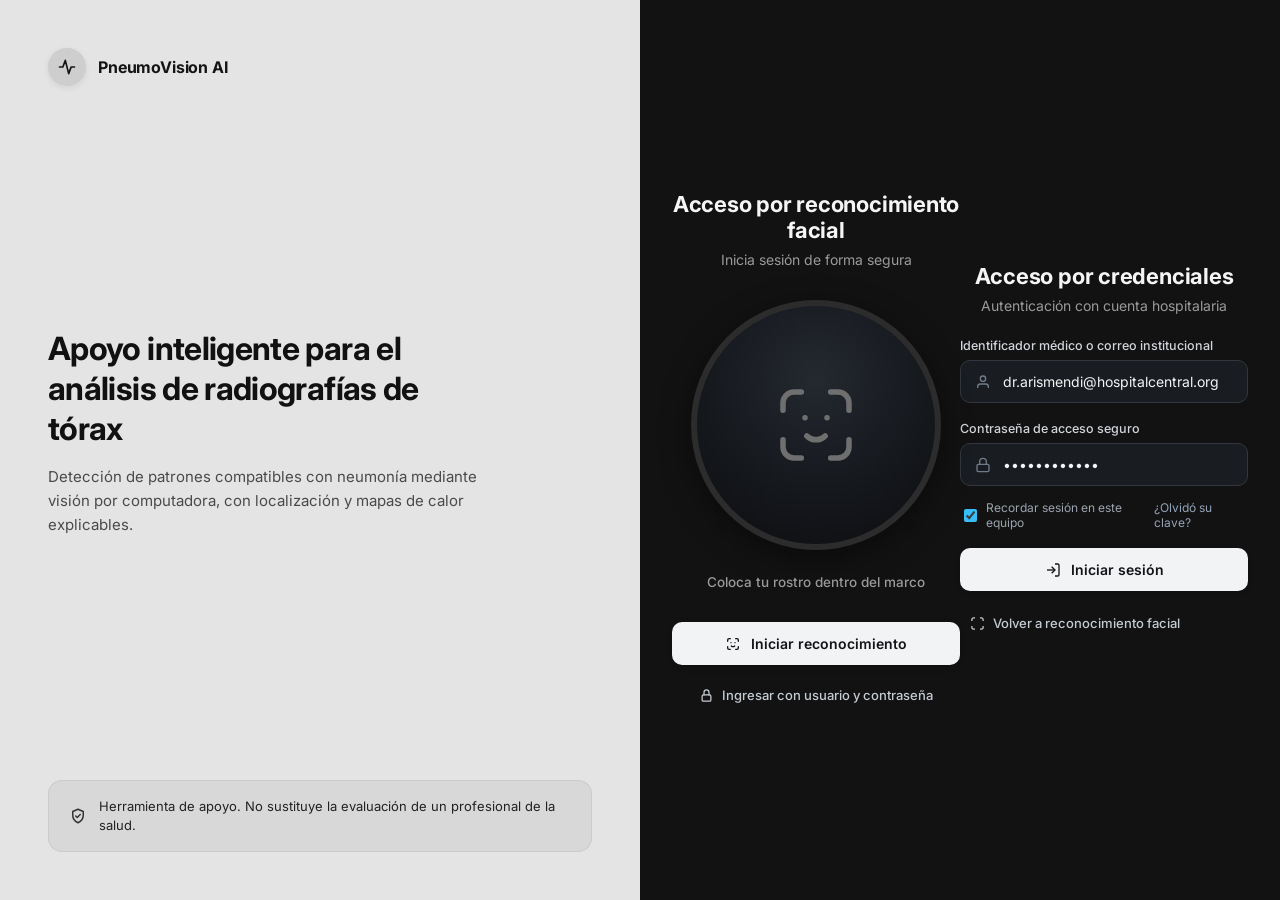
<file: PneumoVision AI/Frontend/login.html>
<!DOCTYPE html>
<html lang="es">
<head>
  <meta charset="UTF-8">
  <meta http-equiv="refresh" content="0; url=LoginFace.html">
  <title>Redirigiendo a Login...</title>
</head>
<body>
  <script>window.location.href = "LoginFace.html";</script>
</body>
</html>
</file>
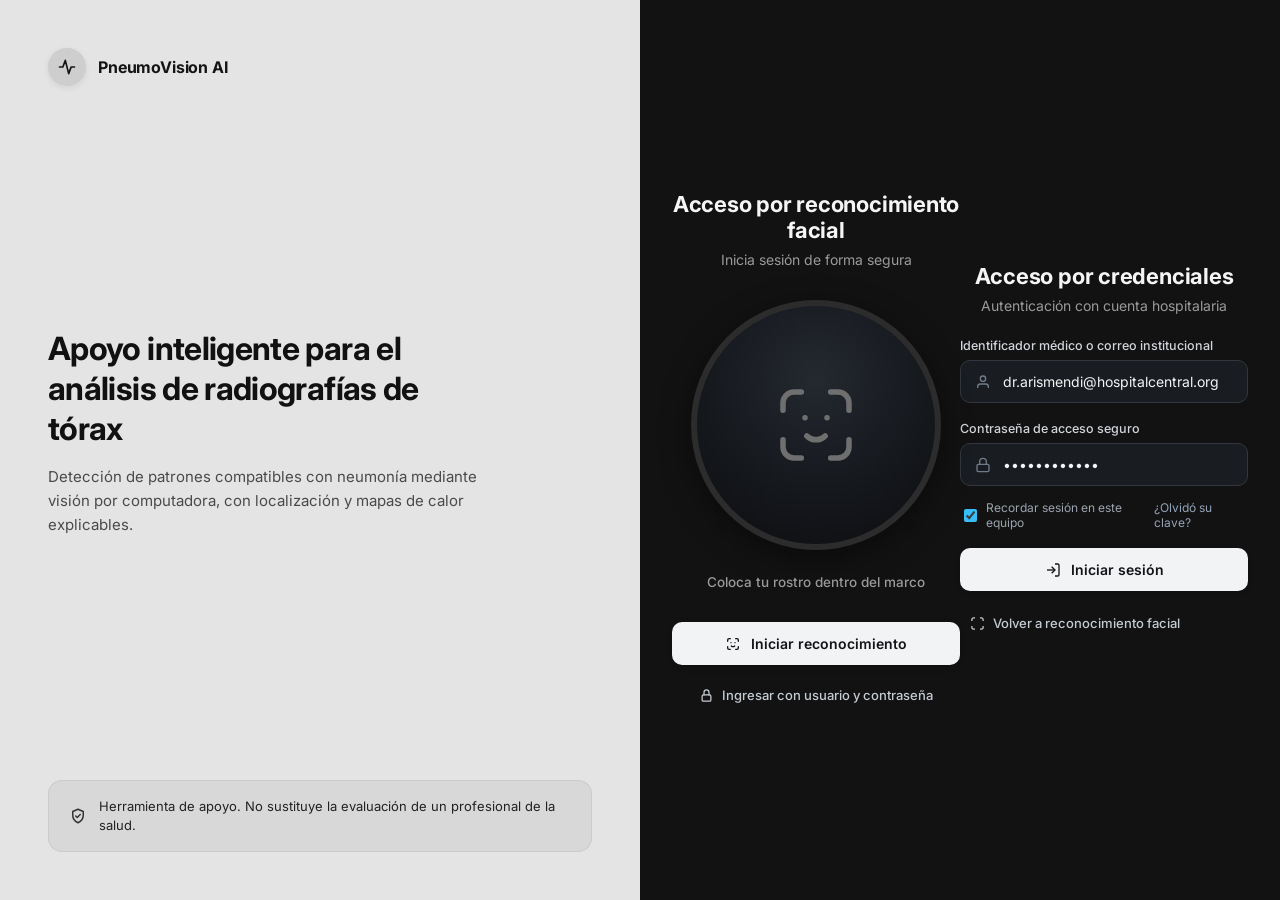
<file: PneumoVision AI/Frontend/LoginFace.html>
<!DOCTYPE html>
<html lang="es">
<head>
  <meta charset="UTF-8">
  <meta name="viewport" content="width=device-width, initial-scale=1">
  <title>PneumoVision AI · Acceso y Autenticación</title>
  <link rel="preconnect" href="https://fonts.googleapis.com">
  <link rel="preconnect" href="https://fonts.gstatic.com" crossorigin>
  <link href="https://fonts.googleapis.com/css2?family=Inter:wght@400;500;600;700&family=Roboto+Mono:wght@400;500&display=swap" rel="stylesheet">
  <link rel="stylesheet" href="LoginFace.css">
</head>
<body>
  <main class="login">

    <!-- Panel izquierdo: Branding y Aviso Institucional -->
    <section class="intro">
      <div class="brand">
        <span class="brand-logo" aria-hidden="true">
          <svg viewBox="0 0 24 24" width="20" height="20" fill="none" stroke="currentColor" stroke-width="2" stroke-linecap="round" stroke-linejoin="round"><path d="M3 12h4l3-8 4 16 3-8h4"/></svg>
        </span>
        <span class="brand-name">PneumoVision AI</span>
      </div>

      <div class="hero">
        <h1>Apoyo inteligente para el análisis de radiografías de tórax</h1>
        <p>Detección de patrones compatibles con neumonía mediante visión por computadora, con localización y mapas de calor explicables.</p>
      </div>

      <div class="notice">
        <svg viewBox="0 0 24 24" width="18" height="18" fill="none" stroke="currentColor" stroke-width="2" stroke-linecap="round" stroke-linejoin="round" aria-hidden="true"><path d="M12 3l7 3v5c0 5-3.5 8.5-7 10-3.5-1.5-7-5-7-10V6z"/><path d="M9 12l2 2 4-4"/></svg>
        <p>Herramienta de apoyo. No sustituye la evaluación de un profesional de la salud.</p>
      </div>
    </section>

    <!-- Panel derecho: Autenticación Facial y Credenciales -->
    <section class="access">
      <div class="access-inner" id="facialView">
        <header class="access-header">
          <h2>Acceso por reconocimiento facial</h2>
          <p>Inicia sesión de forma segura</p>
        </header>

        <!-- Scanner circular con HUD biométrico -->
        <div class="scanner" id="scanner">
          <video id="camera" class="scanner-video" autoplay muted playsinline hidden></video>
          <div class="scanner-laser" id="scannerLaser" hidden></div>
          <div class="biometric-mesh" id="biometricMesh" hidden>
            <div class="point p1"></div><div class="point p2"></div><div class="point p3"></div>
            <div class="point p4"></div><div class="point p5"></div><div class="point p6"></div>
          </div>
          <svg class="scanner-icon" id="scannerIcon" viewBox="0 0 24 24" width="88" height="88" fill="none" stroke="currentColor" stroke-width="1.5" stroke-linecap="round" stroke-linejoin="round" aria-hidden="true">
            <path d="M3 8V6a3 3 0 0 1 3-3h2"/>
            <path d="M16 3h2a3 3 0 0 1 3 3v2"/>
            <path d="M21 16v2a3 3 0 0 1-3 3h-2"/>
            <path d="M8 21H6a3 3 0 0 1-3-3v-2"/>
            <path d="M9 10h.01"/>
            <path d="M15 10h.01"/>
            <path d="M9.5 15a3.5 3.5 0 0 0 5 0"/>
          </svg>
          <div class="scanner-success-badge" id="successBadge" hidden>
            <svg viewBox="0 0 24 24" width="60" height="60" fill="none" stroke="#34d399" stroke-width="2.5" stroke-linecap="round" stroke-linejoin="round"><path d="M20 6L9 17l-5-5"/></svg>
          </div>
        </div>

        <p class="scanner-status" id="status" role="status">Coloca tu rostro dentro del marco</p>

        <div class="actions">
          <button type="button" class="btn-primary" id="startBtn">
            <svg viewBox="0 0 24 24" width="16" height="16" fill="none" stroke="currentColor" stroke-width="2" stroke-linecap="round" stroke-linejoin="round" aria-hidden="true"><path d="M4 8V6a2 2 0 0 1 2-2h2"/><path d="M16 4h2a2 2 0 0 1 2 2v2"/><path d="M20 16v2a2 2 0 0 1-2 2h-2"/><path d="M8 20H6a2 2 0 0 1-2-2v-2"/><path d="M9 10h.01"/><path d="M15 10h.01"/><path d="M9.5 15a3.5 3.5 0 0 0 5 0"/></svg>
            <span id="btnText">Iniciar reconocimiento</span>
          </button>

          <button type="button" class="btn-link" id="showCredentialsBtn">
            <svg viewBox="0 0 24 24" width="15" height="15" fill="none" stroke="currentColor" stroke-width="2" stroke-linecap="round" stroke-linejoin="round" aria-hidden="true"><rect x="5" y="11" width="14" height="10" rx="2"/><path d="M8 11V7a4 4 0 0 1 8 0v4"/></svg>
            Ingresar con usuario y contraseña
          </button>
        </div>
      </div>

      <!-- Vista Secundaria: Credenciales Institucionales -->
      <div class="access-inner credentials-panel" id="credentialsView" hidden>
        <header class="access-header">
          <h2>Acceso por credenciales</h2>
          <p>Autenticación con cuenta hospitalaria</p>
        </header>

        <form class="auth-form" id="loginForm">
          <div class="form-group">
            <label for="userInput">Identificador médico o correo institucional</label>
            <div class="input-wrapper">
              <svg viewBox="0 0 24 24" width="16" height="16" fill="none" stroke="currentColor" stroke-width="2"><path d="M20 21v-2a4 4 0 0 0-4-4H8a4 4 0 0 0-4 4v2"/><circle cx="12" cy="7" r="4"/></svg>
              <input type="text" id="userInput" value="dr.arismendi@hospitalcentral.org" required placeholder="ej. facultativo@hospital.org" autocomplete="username">
            </div>
          </div>

          <div class="form-group">
            <label for="passInput">Contraseña de acceso seguro</label>
            <div class="input-wrapper">
              <svg viewBox="0 0 24 24" width="16" height="16" fill="none" stroke="currentColor" stroke-width="2"><rect x="3" y="11" width="18" height="11" rx="2" ry="2"/><path d="M7 11V7a5 5 0 0 1 10 0v4"/></svg>
              <input type="password" id="passInput" value="••••••••••••" required placeholder="Contraseña">
            </div>
          </div>

          <div class="form-extra">
            <label class="remember-label">
              <input type="checkbox" checked>
              <span>Recordar sesión en este equipo</span>
            </label>
            <a href="#" class="forgot-link">¿Olvidó su clave?</a>
          </div>

          <button type="submit" class="btn-primary" id="submitCreds">
            <svg viewBox="0 0 24 24" width="16" height="16" fill="none" stroke="currentColor" stroke-width="2"><path d="M15 3h4a2 2 0 0 1 2 2v14a2 2 0 0 1-2 2h-4"/><polyline points="10 17 15 12 10 7"/><line x1="15" y1="12" x2="3" y2="12"/></svg>
            Iniciar sesión
          </button>

          <button type="button" class="btn-link" id="showFacialBtn">
            <svg viewBox="0 0 24 24" width="15" height="15" fill="none" stroke="currentColor" stroke-width="2"><path d="M3 8V6a3 3 0 0 1 3-3h2"/><path d="M16 3h2a3 3 0 0 1 3 3v2"/><path d="M21 16v2a3 3 0 0 1-3 3h-2"/><path d="M8 21H6a3 3 0 0 1-3-3v-2"/></svg>
            Volver a reconocimiento facial
          </button>
        </form>
      </div>

    </section>

  </main>

  <script>
    // Referencias al DOM
    const scanner = document.getElementById('scanner');
    const startBtn = document.getElementById('startBtn');
    const statusText = document.getElementById('status');
    const btnText = document.getElementById('btnText');
    const laser = document.getElementById('scannerLaser');
    const mesh = document.getElementById('biometricMesh');
    const scannerIcon = document.getElementById('scannerIcon');
    const successBadge = document.getElementById('successBadge');

    const facialView = document.getElementById('facialView');
    const credentialsView = document.getElementById('credentialsView');
    const showCredentialsBtn = document.getElementById('showCredentialsBtn');
    const showFacialBtn = document.getElementById('showFacialBtn');
    const loginForm = document.getElementById('loginForm');

    // Alternar entre reconocimiento facial y credenciales
    showCredentialsBtn.addEventListener('click', () => {
      facialView.hidden = true;
      credentialsView.hidden = false;
    });

    showFacialBtn.addEventListener('click', () => {
      credentialsView.hidden = true;
      facialView.hidden = false;
    });

    // Envío de formulario de credenciales -> Redirige a /dashboard
    loginForm.addEventListener('submit', (e) => {
      e.preventDefault();
      const submitBtn = document.getElementById('submitCreds');
      submitBtn.innerHTML = '<span>Verificando credenciales...</span>';
      submitBtn.disabled = true;
      setTimeout(() => {
        window.location.href = 'dashboard.html';
      }, 700);
    });

    // Reconocimiento facial REAL: abre la cámara, manda frames al backend (/api/login-face)
    const video = document.getElementById('camera');
    const MAX_INTENTOS = 8;       // cuántos frames se prueban antes de rechazar
    const ESPERA_MS = 600;        // pausa entre intentos
    let stream = null;

    function detenerCamara() {
      if (stream) stream.getTracks().forEach(t => t.stop());
      stream = null;
      video.srcObject = null;
      video.hidden = true;
    }

    function mostrarError(mensaje) {
      detenerCamara();
      laser.hidden = true;
      mesh.hidden = true;
      scannerIcon.style.display = '';
      scanner.classList.remove('is-scanning');
      scanner.classList.add('is-error');
      statusText.textContent = mensaje;
      statusText.style.color = "#f87171";
      btnText.textContent = "Reintentar";
      startBtn.disabled = false;
    }

    function capturarFrame() {
      const canvas = document.createElement('canvas');
      canvas.width = video.videoWidth;
      canvas.height = video.videoHeight;
      canvas.getContext('2d').drawImage(video, 0, 0);
      return canvas.toDataURL('image/jpeg', 0.85);
    }

    startBtn.addEventListener('click', async () => {
      scanner.classList.remove('is-error');
      startBtn.disabled = true;
      btnText.textContent = "Iniciando cámara...";
      statusText.style.color = "#38bdf8";
      statusText.textContent = "Solicitando acceso a la cámara...";

      try {
        stream = await navigator.mediaDevices.getUserMedia({ video: { facingMode: 'user' }, audio: false });
      } catch (err) {
        mostrarError("No se pudo acceder a la cámara. Revisa los permisos del navegador.");
        return;
      }

      video.srcObject = stream;
      video.hidden = false;
      await video.play();
      scannerIcon.style.display = 'none';
      scanner.classList.add('is-scanning');
      laser.hidden = false;
      mesh.hidden = false;
      btnText.textContent = "Escaneando...";
      statusText.textContent = "Mira de frente a la cámara...";

      // Pequeña pausa para que la cámara ajuste exposición
      await new Promise(r => setTimeout(r, 800));

      let ultimaRazon = '';
      for (let i = 0; i < MAX_INTENTOS; i++) {
        let data;
        try {
          const resp = await fetch('/api/login-face', {
            method: 'POST',
            headers: { 'Content-Type': 'application/json' },
            body: JSON.stringify({ image: capturarFrame() })
          });
          data = await resp.json();
        } catch (err) {
          mostrarError("No se pudo conectar con el servidor. ¿Está corriendo main.py?");
          return;
        }

        if (data.reason === 'model_missing') {
          mostrarError("El servidor no tiene modelo entrenado. Corre entrenamiento.py.");
          return;
        }

        if (data.ok) {
          detenerCamara();
          laser.hidden = true;
          mesh.hidden = true;
          successBadge.hidden = false;
          scanner.classList.remove('is-scanning');
          scanner.classList.add('is-success');
          statusText.textContent = "Identidad validada: " + data.name;
          statusText.style.color = "#34d399";
          btnText.textContent = "Acceso Concedido";
          sessionStorage.setItem('pv_user', data.name);
          setTimeout(() => { window.location.href = 'dashboard.html'; }, 1000);
          return;
        }

        ultimaRazon = data.reason;
        statusText.textContent = data.reason === 'no_face'
          ? "No detecto tu rostro. Acércate y mira de frente..."
          : "Verificando identidad...";
        await new Promise(r => setTimeout(r, ESPERA_MS));
      }

      mostrarError(ultimaRazon === 'no_face'
        ? "No se detectó ningún rostro. Mejora la luz e intenta de nuevo."
        : "Rostro no reconocido. Acceso denegado.");
    });
  </script>
</body>
</html>
</file>
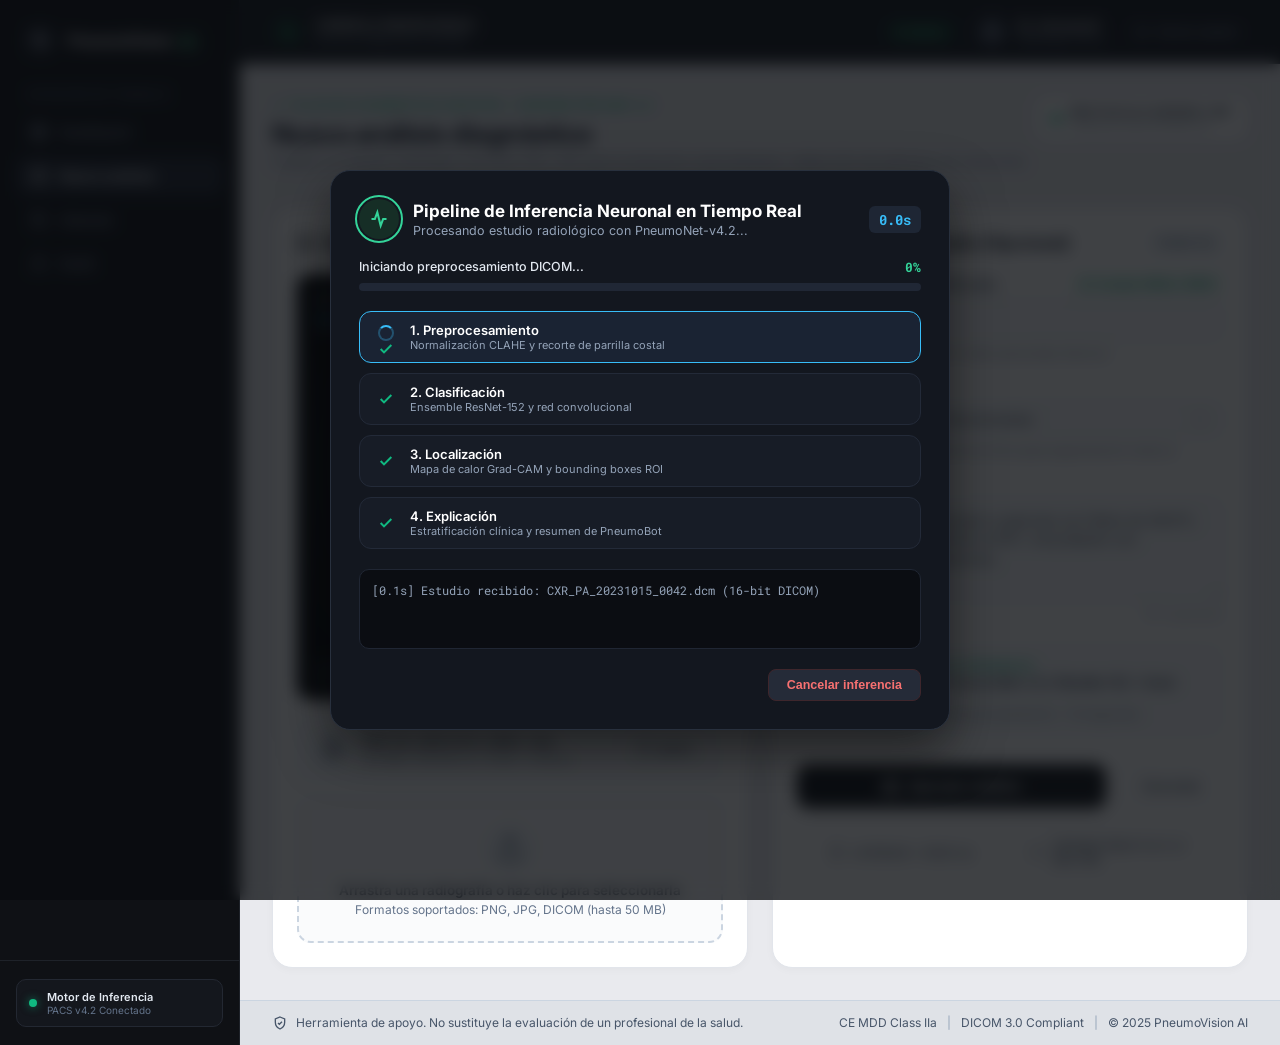
<file: PneumoVision AI/Frontend/nuevo-analisis.html>
<!DOCTYPE html>
<html lang="es">
<head>
  <meta charset="UTF-8">
  <meta name="viewport" content="width=device-width, initial-scale=1">
  <title>PneumoVision AI · Nuevo Análisis Diagnóstico</title>
  <link rel="preconnect" href="https://fonts.googleapis.com">
  <link rel="preconnect" href="https://fonts.gstatic.com" crossorigin>
  <link href="https://fonts.googleapis.com/css2?family=Inter:wght@400;500;600;700&family=Roboto+Mono:wght@400;500&display=swap" rel="stylesheet">
  <link rel="stylesheet" href="nuevo-analisis.css">
</head>
<body>
  <div class="app-container">

    <!-- SIDEBAR -->
    <aside class="sidebar">
      <div class="sidebar-top">
        <a href="dashboard.html" class="sidebar-brand">
          <div class="brand-icon">
            <svg viewBox="0 0 24 24" width="18" height="18" fill="none" stroke="currentColor" stroke-width="2.2"><path d="M3 12h4l3-8 4 16 3-8h4"/></svg>
          </div>
          <span class="brand-text">PneumoVision <span class="ai-badge">AI</span></span>
        </a>

        <div class="sidebar-section-label">ESTACIÓN DE TRABAJO</div>

        <nav class="sidebar-nav">
          <a href="dashboard.html" class="nav-item">
            <svg viewBox="0 0 24 24" width="18" height="18" fill="none" stroke="currentColor" stroke-width="2"><rect x="3" y="3" width="7" height="7"/><rect x="14" y="3" width="7" height="7"/><rect x="14" y="14" width="7" height="7"/><rect x="3" y="14" width="7" height="7"/></svg>
            <span>Dashboard</span>
          </a>
          <a href="nuevo-analisis.html" class="nav-item active">
            <svg viewBox="0 0 24 24" width="18" height="18" fill="none" stroke="currentColor" stroke-width="2"><circle cx="12" cy="12" r="10"/><line x1="12" y1="8" x2="12" y2="16"/><line x1="8" y1="12" x2="16" y2="12"/></svg>
            <span>Nuevo análisis</span>
          </a>
          <a href="historial.html" class="nav-item">
            <svg viewBox="0 0 24 24" width="18" height="18" fill="none" stroke="currentColor" stroke-width="2"><path d="M3 12a9 9 0 1 0 9-9 9.75 9.75 0 0 0-6.74 2.74L3 8"/><path d="M3 3v5h5"/><path d="M12 7v5l3 3"/></svg>
            <span>Historial</span>
          </a>
          <a href="#" class="nav-item" onclick="alert('Módulo de perfil'); return false;">
            <svg viewBox="0 0 24 24" width="18" height="18" fill="none" stroke="currentColor" stroke-width="2"><path d="M20 21v-2a4 4 0 0 0-4-4H8a4 4 0 0 0-4 4v2"/><circle cx="12" cy="7" r="4"/></svg>
            <span>Perfil</span>
          </a>
        </nav>
      </div>

      <div class="sidebar-footer">
        <div class="system-status">
          <div class="status-indicator">
            <span class="status-dot"></span>
          </div>
          <div class="status-info">
            <span class="status-title">Motor de Inferencia</span>
            <span class="status-sub">PACS v4.2 Conectado</span>
          </div>
        </div>
      </div>
    </aside>

    <!-- WRAPPER PRINCIPAL -->
    <div class="main-wrapper">

      <!-- TOPBAR -->
      <header class="topbar">
        <div class="topbar-left">
          <span class="pulse-symbol">
            <svg viewBox="0 0 24 24" width="18" height="18" fill="none" stroke="#34d399" stroke-width="2"><path d="M3 12h4l3-8 4 16 3-8h4"/></svg>
          </span>
          <div class="console-title">
            <span class="title-primary">CONSOLA RADIOLÓGICA</span>
            <span class="title-secondary">Entorno Diagnóstico DICOM</span>
          </div>
        </div>

        <div class="topbar-right">
          <div class="online-pill">
            <span class="green-indicator"></span>
            <span>Activo</span>
          </div>

          <div class="user-profile">
            <div class="user-avatar">
              <svg viewBox="0 0 24 24" width="18" height="18" fill="none" stroke="currentColor" stroke-width="2"><path d="M20 21v-2a4 4 0 0 0-4-4H8a4 4 0 0 0-4 4v2"/><circle cx="12" cy="7" r="4"/></svg>
            </div>
            <div class="user-meta">
              <span class="user-name">Dr. Arismendi</span>
              <span class="user-role">Radiólogo Clínico</span>
            </div>
          </div>

          <a href="LoginFace.html" class="logout-btn">
            <svg viewBox="0 0 24 24" width="16" height="16" fill="none" stroke="currentColor" stroke-width="2"><path d="M9 21H5a2 2 0 0 1-2-2V5a2 2 0 0 1 2-2h4"/><polyline points="16 17 21 12 16 7"/><line x1="21" y1="12" x2="9" y2="12"/></svg>
            <span>Cerrar sesión</span>
          </a>
        </div>
      </header>

      <!-- CONTENIDO DE CARGA -->
      <main class="page-content">

        <!-- CABECERA DEL ESTUDIO -->
        <div class="study-header-bar">
          <div class="header-left-col">
            <div class="pipeline-tag">
              <svg viewBox="0 0 24 24" width="14" height="14" fill="none" stroke="#10b981" stroke-width="2.5"><polyline points="20 6 9 17 4 12"/></svg>
              <span>FLUJO DE DIAGNÓSTICO ASISTIDO • VERSIÓN PIPELINE 4.2</span>
            </div>
            <h1 class="page-title">Nuevo análisis diagnóstico</h1>
            <p class="page-subtitle">Cargue un estudio radiológico de tórax (PA / AP) para evaluación automatizada y detección de patrones de neumonía.</p>
          </div>

          <div class="protocol-badge">
            <div class="protocol-dot"></div>
            <div class="protocol-texts">
              <span class="protocol-title">PROTOCOLO RÁPIDO CXR</span>
              <span class="protocol-sub">Inferencia local DICOM v3.0</span>
            </div>
          </div>
        </div>

        <!-- GRID DE 2 COLUMNAS: VISOR/CARGA Y METADATOS -->
        <div class="analysis-grid">

          <!-- COLUMNA IZQUIERDA: RADIOGRAFÍA DE TÓRAX -->
          <div class="analysis-card">
            <div class="card-top-row">
              <div class="card-title-group">
                <svg viewBox="0 0 24 24" width="18" height="18" fill="none" stroke="currentColor" stroke-width="2"><rect x="3" y="3" width="18" height="18" rx="2" ry="2"/><circle cx="8.5" cy="8.5" r="1.5"/><polyline points="21 15 16 10 5 21"/></svg>
                <h2>Radiografía de tórax</h2>
              </div>
              <span class="loaded-badge" id="studyStatusBadge">
                <span class="badge-dot"></span>
                Estudio cargado
              </span>
            </div>

            <!-- CONTENEDOR DEL CANVAS / VISOR RADIOLÓGICO -->
            <div class="dicom-canvas-container" id="dicomCanvas">
              <img src="../Public/cxr_chest.svg" alt="Radiografía cargada" class="canvas-image" id="previewImg">

              <!-- BARRA DE HERRAMIENTAS FLOTANTE DEL VISOR -->
              <div class="canvas-floating-toolbar">
                <button type="button" class="tool-btn" title="Ajuste de contraste / ventaneo" onclick="toggleContrast()">
                  <svg viewBox="0 0 24 24" width="16" height="16" fill="none" stroke="currentColor" stroke-width="2"><circle cx="12" cy="12" r="10"/><path d="M12 2a10 10 0 0 1 0 20Z" fill="currentColor"/></svg>
                </button>
                <button type="button" class="tool-btn" title="Centrar / expandir" onclick="resetView()">
                  <svg viewBox="0 0 24 24" width="16" height="16" fill="none" stroke="currentColor" stroke-width="2"><path d="M15 3h6v6"/><path d="M9 21H3v-6"/><path d="M21 3l-7 7"/><path d="M3 21l7-7"/></svg>
                </button>
                <button type="button" class="tool-btn" title="Zoom" onclick="zoomView()">
                  <svg viewBox="0 0 24 24" width="16" height="16" fill="none" stroke="currentColor" stroke-width="2"><circle cx="11" cy="11" r="8"/><line x1="21" y1="21" x2="16.65" y2="16.65"/><line x1="11" y1="8" x2="11" y2="14"/><line x1="8" y1="11" x2="14" y2="11"/></svg>
                </button>
              </div>
            </div>

            <!-- FILA DEL ARCHIVO CARGADO -->
            <div class="loaded-file-row" id="loadedFileBox">
              <div class="file-icon-box">
                <svg viewBox="0 0 24 24" width="20" height="20" fill="none" stroke="currentColor" stroke-width="2"><path d="M14 2H6a2 2 0 0 0-2 2v16a2 2 0 0 0 2 2h12a2 2 0 0 0 2-2V8z"/><polyline points="14 2 14 8 20 8"/><line x1="16" y1="13" x2="8" y2="13"/><line x1="16" y1="17" x2="8" y2="17"/></svg>
              </div>
              <div class="file-details">
                <span class="file-name" id="fileNameText">CXR_PA_20231015_0042.dcm</span>
                <span class="file-meta" id="fileMetaText">14.8 MB • DICOM 3.0 • 2048 x 2048 px</span>
              </div>
              <button type="button" class="btn-remove-file" onclick="removeStudy()">
                <svg viewBox="0 0 24 24" width="15" height="15" fill="none" stroke="currentColor" stroke-width="2"><polyline points="3 6 5 6 21 6"/><path d="M19 6v14a2 2 0 0 1-2 2H7a2 2 0 0 1-2-2V6m3 0V4a2 2 0 0 1 2-2h4a2 2 0 0 1 2 2v2"/></svg>
                <span>Quitar</span>
              </button>
            </div>

            <!-- ZONA DRAG & DROP -->
            <div class="dropzone-area" id="dropArea" onclick="document.getElementById('fileInput').click()">
              <input type="file" id="fileInput" accept=".dcm,.png,.jpg,.jpeg" hidden onchange="handleFileSelect(event)">
              <div class="drop-icon">
                <svg viewBox="0 0 24 24" width="28" height="28" fill="none" stroke="currentColor" stroke-width="1.8"><path d="M21 15v4a2 2 0 0 1-2 2H5a2 2 0 0 1-2-2v-4"/><polyline points="17 8 12 3 7 8"/><line x1="12" y1="3" x2="12" y2="15"/></svg>
              </div>
              <span class="drop-primary-text">Arrastra una radiografía o haz clic para seleccionarla</span>
              <span class="drop-formats-text">Formatos soportados: PNG, JPG, DICOM (hasta 50 MB)</span>
            </div>

          </div>

          <!-- COLUMNA DERECHA: METADATOS Y EJECUCIÓN -->
          <div class="analysis-card">
            <div class="card-top-row">
              <div class="card-title-group">
                <h2>Metadatos del estudio (Opcional)</h2>
              </div>
              <span class="phase-pill">FASE 1/2</span>
            </div>

            <form class="metadata-form" id="analysisForm" onsubmit="startPipeline(event)">
              
              <!-- CAMPO: ID DE PACIENTE -->
              <div class="form-item">
                <div class="item-label-row">
                  <label for="patientIdInput">ID de paciente (desidentificado)</label>
                  <span class="hipaa-tag">
                    <svg viewBox="0 0 24 24" width="12" height="12" fill="none" stroke="#059669" stroke-width="2.2"><rect x="3" y="11" width="18" height="11" rx="2" ry="2"/><path d="M7 11V7a5 5 0 0 1 10 0v4"/></svg>
                    Cumple HIPAA / RGPD
                  </span>
                </div>
                <input type="text" id="patientIdInput" class="custom-input" value="PX-0143" placeholder="ej. PX-0143">
                <span class="item-helper-text">No introduzca nombres, DNI ni datos personales directos.</span>
              </div>

              <!-- CAMPO: TIPO DE PROYECCIÓN -->
              <div class="form-item">
                <label for="projectionSelect">Tipo de proyección</label>
                <div class="select-wrapper">
                  <select id="projectionSelect" class="custom-select">
                    <option value="PA" selected>PA (Posteroanterior) - Recomendada</option>
                    <option value="AP">AP (Anteroposterior) - Portátil</option>
                    <option value="LAT">Lateral (Izquierda / Derecha)</option>
                  </select>
                </div>
                <span class="item-helper-text">Alineación estándar de referencia clínica para segmentación torácica.</span>
              </div>

              <!-- CAMPO: NOTAS CLÍNICAS -->
              <div class="form-item">
                <label for="clinicalNotes">Notas clínicas</label>
                <textarea id="clinicalNotes" class="custom-textarea" rows="4" maxlength="500" oninput="updateCharCount(this)">Paciente de 62 años acude a urgencias con fiebre de 38.8°C, tos productiva y saturación al 91%. Auscultación con crepitantes basales derechos.</textarea>
                <div class="char-count-row">
                  <span id="charCount">137 caracteres</span>
                </div>
              </div>

              <!-- CALIBRACIÓN DE INFERENCIA -->
              <div class="calibration-box">
                <div class="calib-icon">
                  <svg viewBox="0 0 24 24" width="18" height="18" fill="none" stroke="#10b981" stroke-width="2"><circle cx="12" cy="12" r="3"/><path d="M19.4 15a1.65 1.65 0 0 0 .33 1.82l.06.06a2 2 0 0 1 0 2.83 2 2 0 0 1-2.83 0l-.06-.06a1.65 1.65 0 0 0-1.82-.33 1.65 1.65 0 0 0-1 1.51V21a2 2 0 0 1-2 2 2 2 0 0 1-2-2v-.09A1.65 1.65 0 0 0 9 19.4a1.65 1.65 0 0 0-1.82.33l-.06.06a2 2 0 0 1-2.83 0 2 2 0 0 1 0-2.83l.06-.06a1.65 1.65 0 0 0 .33-1.82 1.65 1.65 0 0 0-1.51-1H3a2 2 0 0 1-2-2 2 2 0 0 1 2-2h.09A1.65 1.65 0 0 0 4.6 9a1.65 1.65 0 0 0-.33-1.82l-.06-.06a2 2 0 0 1 0-2.83 2 2 0 0 1 2.83 0l.06.06a1.65 1.65 0 0 0 1.82.33H9a1.65 1.65 0 0 0 1-1.51V3a2 2 0 0 1 2-2 2 2 0 0 1 2 2v.09a1.65 1.65 0 0 0 1 1.51 1.65 1.65 0 0 0 1.82-.33l.06-.06a2 2 0 0 1 2.83 0 2 2 0 0 1 0 2.83l-.06.06a1.65 1.65 0 0 0-.33 1.82V9a1.65 1.65 0 0 0 1.51 1H21a2 2 0 0 1 2 2 2 2 0 0 1-2 2h-.09a1.65 1.65 0 0 0-1.51 1z"/></svg>
                </div>
                <div class="calib-text">
                  <span class="calib-title">CALIBRACIÓN DE INFERENCIA</span>
                  <span class="calib-model">Modelo activo: PneumoNet-v4.2 (ResNet-152 + Grad-CAM)</span>
                  <span class="calib-time">Tiempo estimado de procesamiento: ~1.8 segundos</span>
                </div>
              </div>

              <!-- BOTONES DE ACCIÓN -->
              <div class="form-actions-row">
                <button type="submit" class="btn-execute">
                  <svg viewBox="0 0 24 24" width="18" height="18" fill="none" stroke="currentColor" stroke-width="2.2"><path d="M23 19a2 2 0 0 1-2 2H3a2 2 0 0 1-2-2V8a2 2 0 0 1 2-2h4l2-3h6l2 3h4a2 2 0 0 1 2 2z"/><circle cx="12" cy="13" r="4"/></svg>
                  <span>Ejecutar análisis</span>
                </button>
                <a href="dashboard.html" class="btn-cancel">Cancelar</a>
              </div>

            </form>

            <!-- PILLS INFERIORES DE TELEMETRÍA -->
            <div class="telemetry-pills">
              <div class="telemetry-pill">
                <svg viewBox="0 0 24 24" width="15" height="15" fill="none" stroke="currentColor" stroke-width="2"><circle cx="12" cy="12" r="10"/><polyline points="12 6 12 12 14 14"/></svg>
                <span>LATENCIA &lt; 2000 ms</span>
              </div>
              <div class="telemetry-pill">
                <svg viewBox="0 0 24 24" width="15" height="15" fill="none" stroke="currentColor" stroke-width="2"><path d="M12 22s8-4 8-10V5l-8-3-8 3v7c0 6 8 10 8 10z"/></svg>
                <span>CIFRADO PACS TLS 1.3 / AES-256</span>
              </div>
            </div>

          </div>

        </div>

      </main>

      <!-- BARRA DE CUMPLIMIENTO -->
      <footer class="app-legal-footer">
        <div class="legal-left">
          <svg viewBox="0 0 24 24" width="16" height="16" fill="none" stroke="currentColor" stroke-width="2"><path d="M12 3l7 3v5c0 5-3.5 8.5-7 10-3.5-1.5-7-5-7-10V6z"/><path d="M9 12l2 2 4-4"/></svg>
          <span>Herramienta de apoyo. No sustituye la evaluación de un profesional de la salud.</span>
        </div>
        <div class="legal-right">
          <span>CE MDD Class IIa</span>
          <span class="divider">|</span>
          <span>DICOM 3.0 Compliant</span>
          <span class="divider">|</span>
          <span>&copy; 2025 PneumoVision AI</span>
        </div>
      </footer>

    </div>

  </div>

  <!-- ========================================================
       PASO 2: MODAL PIPELINE EN TIEMPO REAL (STEPPER DE 4 FASES)
       ======================================================== -->
  <div class="pipeline-modal-backdrop" id="pipelineModal" hidden>
    <div class="pipeline-modal-card">
      <div class="pipeline-head">
        <div class="pipeline-title-group">
          <div class="pipeline-pulse-circle">
            <span class="pulse-ring"></span>
            <svg viewBox="0 0 24 24" width="20" height="20" fill="none" stroke="#34d399" stroke-width="2.5"><path d="M3 12h4l3-8 4 16 3-8h4"/></svg>
          </div>
          <div>
            <h3 class="pipeline-h3">Pipeline de Inferencia Neuronal en Tiempo Real</h3>
            <p class="pipeline-p">Procesando estudio radiológico con PneumoNet-v4.2...</p>
          </div>
        </div>
        <span class="pipeline-timer" id="pipelineTimer">0.0s</span>
      </div>

      <!-- BARRA DE PROGRESO ACUMULADO (0% A 100%) -->
      <div class="progress-section">
        <div class="progress-info-row">
          <span class="progress-phase-label" id="currentPhaseLabel">Iniciando preprocesamiento DICOM...</span>
          <span class="progress-percent" id="progressPercent">0%</span>
        </div>
        <div class="pipeline-track">
          <div class="pipeline-fill-bar" id="pipelineFillBar" style="width: 0%;"></div>
        </div>
      </div>

      <!-- STEPPER CON 4 FASES -->
      <div class="stepper-grid">
        
        <!-- Fase 1: Preprocesamiento -->
        <div class="step-box active" id="step1">
          <div class="step-status-icon">
            <div class="spinner-small" id="spin1"></div>
            <svg class="check-small" id="check1" viewBox="0 0 24 24" width="16" height="16" fill="none" stroke="#10b981" stroke-width="3" hidden><polyline points="20 6 9 17 4 12"/></svg>
          </div>
          <div class="step-text">
            <span class="step-name">1. Preprocesamiento</span>
            <span class="step-desc">Normalización CLAHE y recorte de parrilla costal</span>
          </div>
        </div>

        <!-- Fase 2: Clasificación -->
        <div class="step-box pending" id="step2">
          <div class="step-status-icon">
            <div class="spinner-small" id="spin2" hidden></div>
            <svg class="check-small" id="check2" viewBox="0 0 24 24" width="16" height="16" fill="none" stroke="#10b981" stroke-width="3" hidden><polyline points="20 6 9 17 4 12"/></svg>
          </div>
          <div class="step-text">
            <span class="step-name">2. Clasificación</span>
            <span class="step-desc">Ensemble ResNet-152 y red convolucional</span>
          </div>
        </div>

        <!-- Fase 3: Localización -->
        <div class="step-box pending" id="step3">
          <div class="step-status-icon">
            <div class="spinner-small" id="spin3" hidden></div>
            <svg class="check-small" id="check3" viewBox="0 0 24 24" width="16" height="16" fill="none" stroke="#10b981" stroke-width="3" hidden><polyline points="20 6 9 17 4 12"/></svg>
          </div>
          <div class="step-text">
            <span class="step-name">3. Localización</span>
            <span class="step-desc">Mapa de calor Grad-CAM y bounding boxes ROI</span>
          </div>
        </div>

        <!-- Fase 4: Explicación -->
        <div class="step-box pending" id="step4">
          <div class="step-status-icon">
            <div class="spinner-small" id="spin4" hidden></div>
            <svg class="check-small" id="check4" viewBox="0 0 24 24" width="16" height="16" fill="none" stroke="#10b981" stroke-width="3" hidden><polyline points="20 6 9 17 4 12"/></svg>
          </div>
          <div class="step-text">
            <span class="step-name">4. Explicación</span>
            <span class="step-desc">Estratificación clínica y resumen de PneumoBot</span>
          </div>
        </div>

      </div>

      <!-- LOG DE TELEMETRÍA EN VIVO -->
      <div class="pipeline-log-terminal" id="pipelineLog">
        <div>[0.1s] Estudio recibido: CXR_PA_20231015_0042.dcm (16-bit DICOM)</div>
      </div>

      <!-- BOTÓN DE CANCELAR INFERENCIA -->
      <div class="pipeline-actions">
        <button type="button" class="btn-cancel-pipeline" onclick="cancelPipeline()">Cancelar inferencia</button>
      </div>

    </div>
  </div>

  <script>
    let pipelineInterval = null;
    let timerInterval = null;

    function updateCharCount(textarea) {
      document.getElementById('charCount').textContent = textarea.value.length + " caracteres";
    }

    function toggleContrast() {
      const img = document.getElementById('previewImg');
      img.classList.toggle('high-contrast');
    }

    function zoomView() {
      const img = document.getElementById('previewImg');
      img.classList.toggle('zoomed');
    }

    function resetView() {
      const img = document.getElementById('previewImg');
      img.classList.remove('high-contrast', 'zoomed');
    }

    function removeStudy() {
      if (confirm('¿Desea retirar el archivo actual para cargar otro estudio radiológico?')) {
        document.getElementById('previewImg').src = '';
        document.getElementById('previewImg').style.display = 'none';
        document.getElementById('loadedFileBox').style.display = 'none';
        document.getElementById('studyStatusBadge').innerHTML = '<span class="badge-dot" style="background:#f59e0b"></span> Esperando archivo';
      }
    }

    function handleFileSelect(event) {
      const file = event.target.files[0];
      if (file) {
        document.getElementById('fileNameText').textContent = file.name;
        document.getElementById('fileMetaText').textContent = (file.size / (1024 * 1024)).toFixed(1) + " MB • Estudio CXR";
        document.getElementById('previewImg').style.display = 'block';
        document.getElementById('loadedFileBox').style.display = 'flex';
        document.getElementById('studyStatusBadge').innerHTML = '<span class="badge-dot"></span> Estudio cargado';
      }
    }

    // PASO 2: PIPELINE REAL-TIME STEPPER (Preprocesamiento -> Clasificación -> Localización -> Explicación)
    function startPipeline(event) {
      event.preventDefault();

      const modal = document.getElementById('pipelineModal');
      modal.hidden = false;

      let progress = 0;
      let startTime = Date.now();
      const fillBar = document.getElementById('pipelineFillBar');
      const percentText = document.getElementById('progressPercent');
      const phaseLabel = document.getElementById('currentPhaseLabel');
      const log = document.getElementById('pipelineLog');
      const timer = document.getElementById('pipelineTimer');

      timerInterval = setInterval(() => {
        let elapsed = ((Date.now() - startTime) / 1000).toFixed(1);
        timer.textContent = elapsed + "s";
      }, 100);

      pipelineInterval = setInterval(() => {
        progress += 4;
        if (progress > 100) progress = 100;

        fillBar.style.width = progress + '%';
        percentText.textContent = progress + '%';

        // Fase 1: Preprocesamiento (0% - 25%)
        if (progress === 12) {
          log.innerHTML += '<div>[0.3s] Normalización CLAHE completada. Caja torácica aislada.</div>';
        }

        // Fase 2: Clasificación (26% - 50%)
        if (progress === 28) {
          document.getElementById('step1').classList.remove('active');
          document.getElementById('step1').classList.add('done');
          document.getElementById('spin1').hidden = true;
          document.getElementById('check1').hidden = false;

          document.getElementById('step2').classList.remove('pending');
          document.getElementById('step2').classList.add('active');
          document.getElementById('spin2').hidden = false;
          phaseLabel.textContent = "Evaluando matriz convolucional ResNet-152...";
          log.innerHTML += '<div>[0.7s] Inferencia convolucional: p(neumonía bacteriana) = 94.2%</div>';
        }

        // Fase 3: Localización (51% - 75%)
        if (progress === 56) {
          document.getElementById('step2').classList.remove('active');
          document.getElementById('step2').classList.add('done');
          document.getElementById('spin2').hidden = true;
          document.getElementById('check2').hidden = false;

          document.getElementById('step3').classList.remove('pending');
          document.getElementById('step3').classList.add('active');
          document.getElementById('spin3').hidden = false;
          phaseLabel.textContent = "Generando mapa térmico Grad-CAM y bounding boxes...";
          log.innerHTML += '<div>[1.2s] Foco activo proyectado en lóbulo inferior derecho. Grad-CAM generado.</div>';
        }

        // Fase 4: Explicación (76% - 100%)
        if (progress === 80) {
          document.getElementById('step3').classList.remove('active');
          document.getElementById('step3').classList.add('done');
          document.getElementById('spin3').hidden = true;
          document.getElementById('check3').hidden = false;

          document.getElementById('step4').classList.remove('pending');
          document.getElementById('step4').classList.add('active');
          document.getElementById('spin4').hidden = false;
          phaseLabel.textContent = "Sintetizando explicación clínica y triaje...";
          log.innerHTML += '<div>[1.6s] Semáforo de riesgo asignado: 91/100 (Alto Riesgo). Resumen listo.</div>';
        }

        // Al finalizar la inferencia al 100%: Navegar automáticamente a /visor/:id_analisis
        if (progress >= 100) {
          clearInterval(pipelineInterval);
          clearInterval(timerInterval);
          document.getElementById('step4').classList.remove('active');
          document.getElementById('step4').classList.add('done');
          document.getElementById('spin4').hidden = true;
          document.getElementById('check4').hidden = false;

          phaseLabel.textContent = "¡Inferencia completada con éxito! Redirigiendo a estación de trabajo...";
          log.innerHTML += '<div style="color: #34d399;">[1.8s] Análisis ID: AN-9842 sincronizado en memoria. Redirigiendo...</div>';

          setTimeout(() => {
            window.location.href = 'visor.html?id=AN-9842';
          }, 600);
        }
      }, 70);
    }

    function cancelPipeline() {
      if (pipelineInterval) clearInterval(pipelineInterval);
      if (timerInterval) clearInterval(timerInterval);
      document.getElementById('pipelineModal').hidden = true;
    }
  </script>
</body>
</html>
</file>
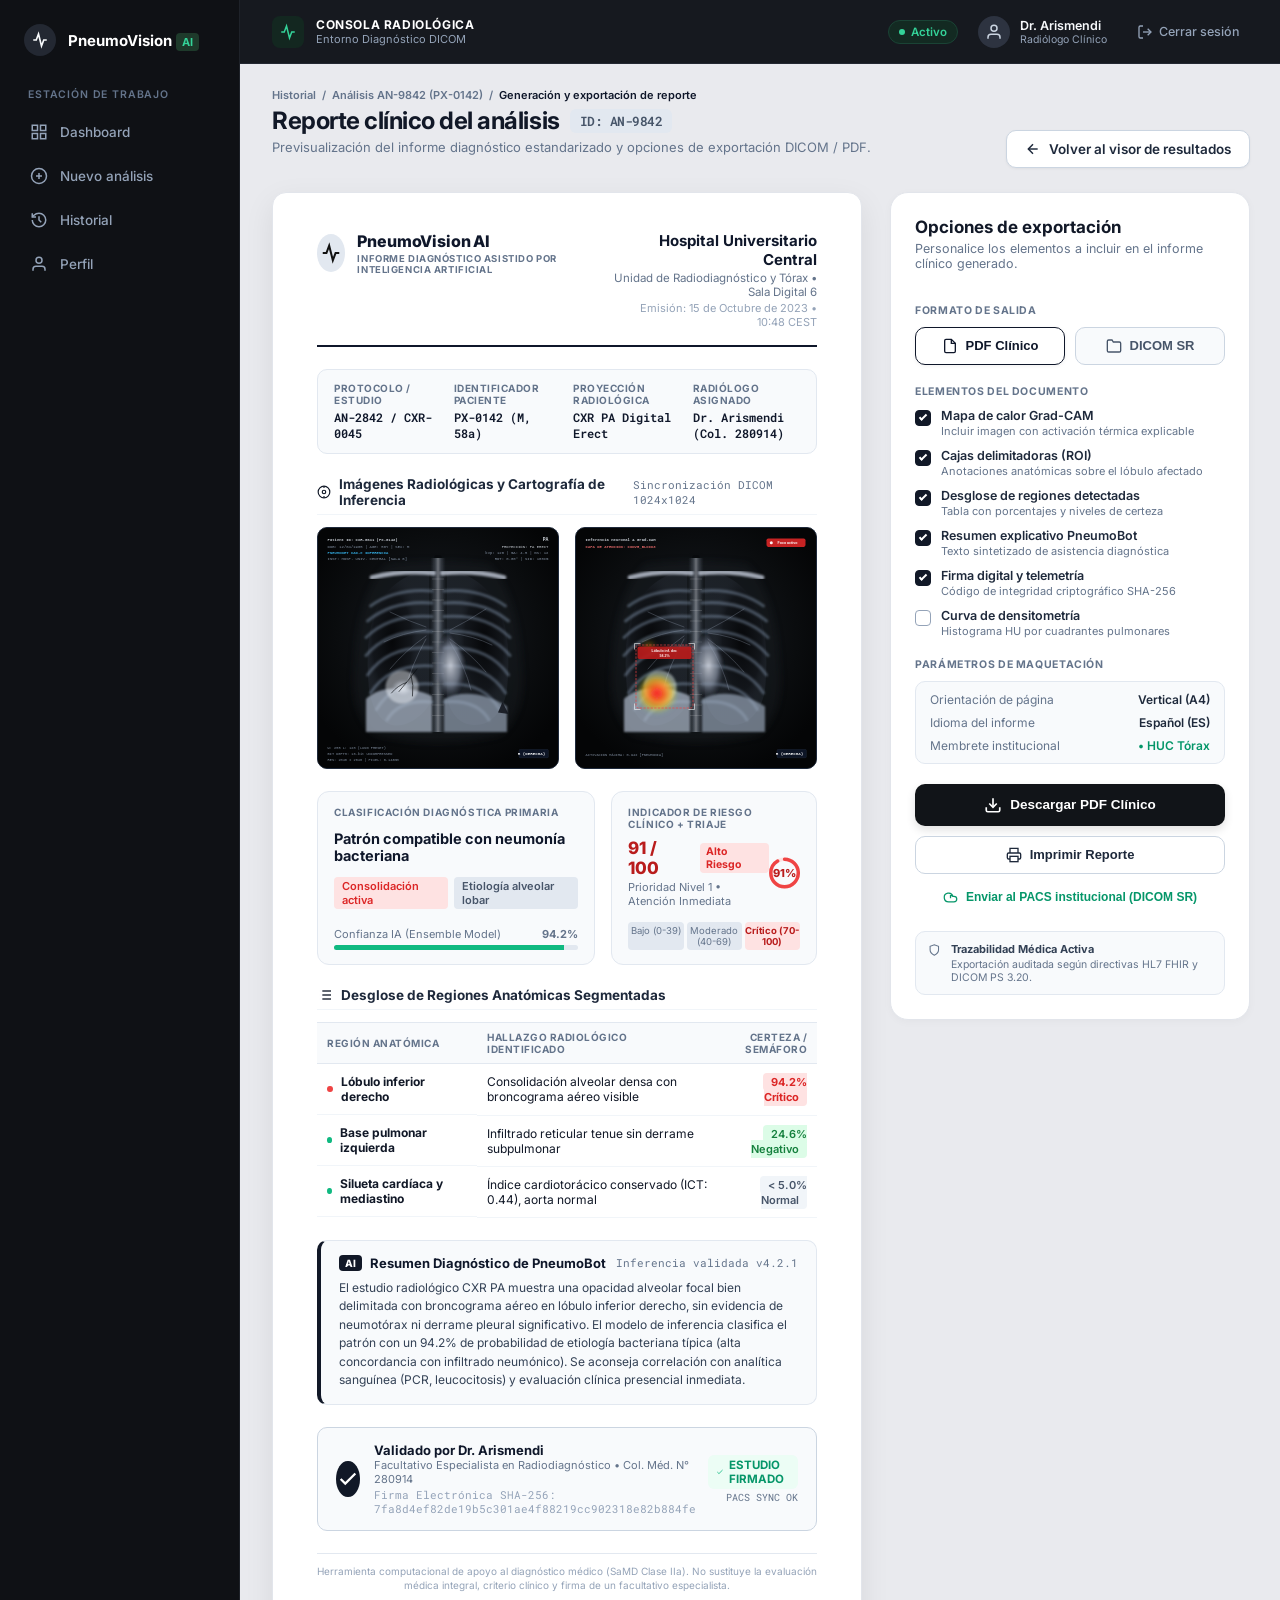
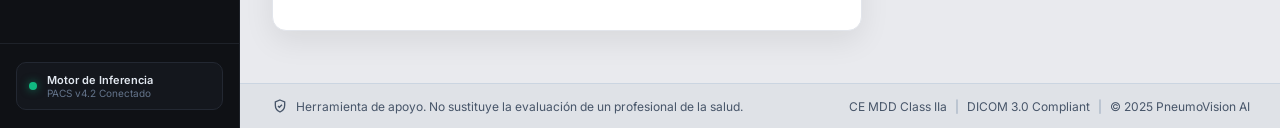
<file: PneumoVision AI/Frontend/reporte.html>
<!DOCTYPE html>
<html lang="es">
<head>
  <meta charset="UTF-8">
  <meta name="viewport" content="width=device-width, initial-scale=1">
  <title>PneumoVision AI · Reporte Clínico del Análisis</title>
  <link rel="preconnect" href="https://fonts.googleapis.com">
  <link rel="preconnect" href="https://fonts.gstatic.com" crossorigin>
  <link href="https://fonts.googleapis.com/css2?family=Inter:wght@400;500;600;700&family=Roboto+Mono:wght@400;500&display=swap" rel="stylesheet">
  <link rel="stylesheet" href="reporte.css">
</head>
<body>
  <div class="app-container">

    <!-- SIDEBAR -->
    <aside class="sidebar">
      <div class="sidebar-top">
        <a href="dashboard.html" class="sidebar-brand">
          <div class="brand-icon">
            <svg viewBox="0 0 24 24" width="18" height="18" fill="none" stroke="currentColor" stroke-width="2.2"><path d="M3 12h4l3-8 4 16 3-8h4"/></svg>
          </div>
          <span class="brand-text">PneumoVision <span class="ai-badge">AI</span></span>
        </a>

        <div class="sidebar-section-label">ESTACIÓN DE TRABAJO</div>

        <nav class="sidebar-nav">
          <a href="dashboard.html" class="nav-item">
            <svg viewBox="0 0 24 24" width="18" height="18" fill="none" stroke="currentColor" stroke-width="2"><rect x="3" y="3" width="7" height="7"/><rect x="14" y="3" width="7" height="7"/><rect x="14" y="14" width="7" height="7"/><rect x="3" y="14" width="7" height="7"/></svg>
            <span>Dashboard</span>
          </a>
          <a href="nuevo-analisis.html" class="nav-item">
            <svg viewBox="0 0 24 24" width="18" height="18" fill="none" stroke="currentColor" stroke-width="2"><circle cx="12" cy="12" r="10"/><line x1="12" y1="8" x2="12" y2="16"/><line x1="8" y1="12" x2="16" y2="12"/></svg>
            <span>Nuevo análisis</span>
          </a>
          <a href="historial.html" class="nav-item">
            <svg viewBox="0 0 24 24" width="18" height="18" fill="none" stroke="currentColor" stroke-width="2"><path d="M3 12a9 9 0 1 0 9-9 9.75 9.75 0 0 0-6.74 2.74L3 8"/><path d="M3 3v5h5"/><path d="M12 7v5l3 3"/></svg>
            <span>Historial</span>
          </a>
          <a href="#" class="nav-item" onclick="alert('Módulo de perfil'); return false;">
            <svg viewBox="0 0 24 24" width="18" height="18" fill="none" stroke="currentColor" stroke-width="2"><path d="M20 21v-2a4 4 0 0 0-4-4H8a4 4 0 0 0-4 4v2"/><circle cx="12" cy="7" r="4"/></svg>
            <span>Perfil</span>
          </a>
        </nav>
      </div>

      <div class="sidebar-footer">
        <div class="system-status">
          <div class="status-indicator">
            <span class="status-dot"></span>
          </div>
          <div class="status-info">
            <span class="status-title">Motor de Inferencia</span>
            <span class="status-sub">PACS v4.2 Conectado</span>
          </div>
        </div>
      </div>
    </aside>

    <!-- WRAPPER PRINCIPAL -->
    <div class="main-wrapper">

      <!-- TOPBAR -->
      <header class="topbar">
        <div class="topbar-left">
          <span class="pulse-symbol">
            <svg viewBox="0 0 24 24" width="18" height="18" fill="none" stroke="#34d399" stroke-width="2"><path d="M3 12h4l3-8 4 16 3-8h4"/></svg>
          </span>
          <div class="console-title">
            <span class="title-primary">CONSOLA RADIOLÓGICA</span>
            <span class="title-secondary">Entorno Diagnóstico DICOM</span>
          </div>
        </div>

        <div class="topbar-right">
          <div class="online-pill">
            <span class="green-indicator"></span>
            <span>Activo</span>
          </div>

          <div class="user-profile">
            <div class="user-avatar">
              <svg viewBox="0 0 24 24" width="18" height="18" fill="none" stroke="currentColor" stroke-width="2"><path d="M20 21v-2a4 4 0 0 0-4-4H8a4 4 0 0 0-4 4v2"/><circle cx="12" cy="7" r="4"/></svg>
            </div>
            <div class="user-meta">
              <span class="user-name">Dr. Arismendi</span>
              <span class="user-role">Radiólogo Clínico</span>
            </div>
          </div>

          <a href="LoginFace.html" class="logout-btn">
            <svg viewBox="0 0 24 24" width="16" height="16" fill="none" stroke="currentColor" stroke-width="2"><path d="M9 21H5a2 2 0 0 1-2-2V5a2 2 0 0 1 2-2h4"/><polyline points="16 17 21 12 16 7"/><line x1="21" y1="12" x2="9" y2="12"/></svg>
            <span>Cerrar sesión</span>
          </a>
        </div>
      </header>

      <!-- PÁGINA DEL REPORTE -->
      <main class="report-page-container">

        <!-- CABECERA DE LA VISTA -->
        <div class="report-view-header">
          <div class="header-titles">
            <div class="breadcrumbs">
              <span>Historial</span>
              <span>/</span>
              <span>Análisis AN-9842 (PX-0142)</span>
              <span>/</span>
              <span class="current">Generación y exportación de reporte</span>
            </div>
            <h1 class="report-title">Reporte clínico del análisis <span class="id-tag">ID: AN-9842</span></h1>
            <p class="report-subtitle">Previsualización del informe diagnóstico estandarizado y opciones de exportación DICOM / PDF.</p>
          </div>

          <a href="visor.html?id=AN-9842" class="btn-back-viewer">
            <svg viewBox="0 0 24 24" width="16" height="16" fill="none" stroke="currentColor" stroke-width="2.2"><line x1="19" y1="12" x2="5" y2="12"/><polyline points="12 19 5 12 12 5"/></svg>
            <span>Volver al visor de resultados</span>
          </a>
        </div>

        <!-- LAYOUT 2 COLUMNAS: HOJA A4 + SIDEBAR DE CONFIGURACIÓN -->
        <div class="report-layout-grid">

          <!-- HOJA PREVIA A4 (VISTA DEL DOCUMENTO CLÍNICO) -->
          <div class="document-preview-wrapper">
            <article class="a4-sheet" id="clinicalSheet">
              
              <!-- MEMBRETE INSTITUCIONAL -->
              <header class="sheet-header">
                <div class="brand-row">
                  <div class="brand-logo-sheet">
                    <svg viewBox="0 0 24 24" width="22" height="22" fill="none" stroke="#111" stroke-width="2.2"><path d="M3 12h4l3-8 4 16 3-8h4"/></svg>
                  </div>
                  <div class="brand-info">
                    <span class="brand-title">PneumoVision AI</span>
                    <span class="brand-sub">INFORME DIAGNÓSTICO ASISTIDO POR INTELIGENCIA ARTIFICIAL</span>
                  </div>
                </div>

                <div class="hospital-info">
                  <h2 class="hospital-name">Hospital Universitario Central</h2>
                  <p class="hospital-sub">Unidad de Radiodiagnóstico y Tórax • Sala Digital 6</p>
                  <p class="emission-date">Emisión: 15 de Octubre de 2023 • 10:48 CEST</p>
                </div>
              </header>

              <!-- GRID DE METADATOS CLÍNICOS Y PACIENTE -->
              <section class="patient-study-grid">
                <div class="meta-item">
                  <span class="meta-label">PROTOCOLO / ESTUDIO</span>
                  <span class="meta-val">AN-2842 / CXR-0045</span>
                </div>
                <div class="meta-item">
                  <span class="meta-label">IDENTIFICADOR PACIENTE</span>
                  <span class="meta-val">PX-0142 (M, 58a)</span>
                </div>
                <div class="meta-item">
                  <span class="meta-label">PROYECCIÓN RADIOLÓGICA</span>
                  <span class="meta-val">CXR PA Digital Erect</span>
                </div>
                <div class="meta-item">
                  <span class="meta-label">RADIÓLOGO ASIGNADO</span>
                  <span class="meta-val">Dr. Arismendi (Col. 280914)</span>
                </div>
              </section>

              <!-- SECCIÓN: IMÁGENES RADIOLÓGICAS Y CARTOGRAFÍA DE INFERENCIA -->
              <section class="sheet-section" id="sectionImages">
                <div class="section-title-row">
                  <div class="title-with-icon">
                    <svg viewBox="0 0 24 24" width="16" height="16" fill="none" stroke="currentColor" stroke-width="2"><circle cx="12" cy="12" r="10"/><circle cx="12" cy="12" r="3"/><line x1="12" y1="2" x2="12" y2="5"/><line x1="12" y1="19" x2="12" y2="22"/></svg>
                    <h3>Imágenes Radiológicas y Cartografía de Inferencia</h3>
                  </div>
                  <span class="dicom-sync-text">Sincronización DICOM 1024x1024</span>
                </div>

                <div class="images-comparison-row">
                  <!-- Imagen 1: Original CXR -->
                  <div class="report-img-card">
                    <div class="img-container">
                      <img src="../Public/cxr_chest.svg" alt="Radiografía Original CXR PA">
                    </div>
                  </div>

                  <!-- Imagen 2: Grad-CAM & Inferencia Neuronal -->
                  <div class="report-img-card" id="gradcamCardInReport">
                    <div class="img-container">
                      <img src="../Public/cxr_gradcam.svg" alt="Inferencia Neuronal & Grad-CAM">
                    </div>
                  </div>
                </div>
              </section>

              <!-- SECCIÓN: DIAGNÓSTICO Y RIESGO (2 CARDS) -->
              <section class="sheet-section" id="sectionRiskSummary">
                <div class="diag-risk-grid">
                  
                  <!-- Card Clasificación Primaria -->
                  <div class="diag-summary-card">
                    <span class="diag-card-label">CLASIFICACIÓN DIAGNÓSTICA PRIMARIA</span>
                    <h4 class="diag-title">Patrón compatible con neumonía bacteriana</h4>
                    <div class="diag-tag-list">
                      <span class="tag-red" id="roiTagInReport">Consolidación activa</span>
                      <span class="tag-gray">Etiología alveolar lobar</span>
                    </div>
                    <div class="confidence-bar-report">
                      <div class="conf-head">
                        <span>Confianza IA (Ensemble Model)</span>
                        <strong>94.2%</strong>
                      </div>
                      <div class="conf-track">
                        <div class="conf-fill" style="width: 94.2%;"></div>
                      </div>
                    </div>
                  </div>

                  <!-- Card Indicador de Riesgo Clínico + Triaje -->
                  <div class="diag-summary-card">
                    <span class="diag-card-label">INDICADOR DE RIESGO CLÍNICO + TRIAJE</span>
                    <div class="risk-gauge-row">
                      <div class="risk-text-side">
                        <div class="risk-score-display">
                          <span class="score-num">91 / 100</span>
                          <span class="risk-pill-red">Alto Riesgo</span>
                        </div>
                        <span class="triage-priority">Prioridad Nivel 1 • Atención Inmediata</span>
                      </div>
                      
                      <!-- Circular mini gauge -->
                      <div class="mini-gauge-box">
                        <svg viewBox="0 0 36 36" class="mini-gauge-svg">
                          <path class="circle-bg" d="M18 2.0845 a 15.9155 15.9155 0 0 1 0 31.831 a 15.9155 15.9155 0 0 1 0 -31.831"/>
                          <path class="circle-fill" stroke-dasharray="91, 100" d="M18 2.0845 a 15.9155 15.9155 0 0 1 0 31.831 a 15.9155 15.9155 0 0 1 0 -31.831"/>
                        </svg>
                        <span class="mini-gauge-txt">91%</span>
                      </div>
                    </div>

                    <div class="triage-scale-line">
                      <div class="triage-seg low">Bajo (0-39)</div>
                      <div class="triage-seg medium">Moderado (40-69)</div>
                      <div class="triage-seg high active">Crítico (70-100)</div>
                    </div>
                  </div>

                </div>
              </section>

              <!-- SECCIÓN: DESGLOSE DE REGIONES ANATÓMICAS SEGMENTADAS -->
              <section class="sheet-section" id="sectionRegionsTable">
                <div class="section-title-row">
                  <div class="title-with-icon">
                    <svg viewBox="0 0 24 24" width="16" height="16" fill="none" stroke="currentColor" stroke-width="2"><line x1="8" y1="6" x2="21" y2="6"/><line x1="8" y1="12" x2="21" y2="12"/><line x1="8" y1="18" x2="21" y2="18"/><line x1="3" y1="6" x2="3.01" y2="6"/><line x1="3" y1="12" x2="3.01" y2="12"/><line x1="3" y1="18" x2="3.01" y2="18"/></svg>
                    <h3>Desglose de Regiones Anatómicas Segmentadas</h3>
                  </div>
                </div>

                <table class="report-table">
                  <thead>
                    <tr>
                      <th scope="col" style="width: 32%;">REGIÓN ANATÓMICA</th>
                      <th scope="col" style="width: 48%;">HALLAZGO RADIOLÓGICO IDENTIFICADO</th>
                      <th scope="col" style="width: 20%; text-align: right;">CERTEZA / SEMÁFORO</th>
                    </tr>
                  </thead>
                  <tbody>
                    <tr>
                      <td class="region-cell">
                        <span class="bullet-red"></span>
                        <strong>Lóbulo inferior derecho</strong>
                      </td>
                      <td>Consolidación alveolar densa con broncograma aéreo visible</td>
                      <td style="text-align: right;">
                        <span class="report-badge-crit">94.2% Crítico</span>
                      </td>
                    </tr>
                    <tr>
                      <td class="region-cell">
                        <span class="bullet-green"></span>
                        <strong>Base pulmonar izquierda</strong>
                      </td>
                      <td>Infiltrado reticular tenue sin derrame subpulmonar</td>
                      <td style="text-align: right;">
                        <span class="report-badge-neg">24.6% Negativo</span>
                      </td>
                    </tr>
                    <tr>
                      <td class="region-cell">
                        <span class="bullet-green"></span>
                        <strong>Silueta cardíaca y mediastino</strong>
                      </td>
                      <td>Índice cardiotorácico conservado (ICT: 0.44), aorta normal</td>
                      <td style="text-align: right;">
                        <span class="report-badge-norm">&lt; 5.0% Normal</span>
                      </td>
                    </tr>
                  </tbody>
                </table>
              </section>

              <!-- SECCIÓN: RESUMEN DIAGNÓSTICO DE PNEUMOBOT -->
              <section class="sheet-section" id="sectionBotSummary">
                <div class="bot-summary-box">
                  <div class="bot-box-head">
                    <div class="bot-brand-label">
                      <span class="bot-icon-badge">AI</span>
                      <h4>Resumen Diagnóstico de PneumoBot</h4>
                    </div>
                    <span class="bot-validation-tag">Inferencia validada v4.2.1</span>
                  </div>
                  <p class="bot-summary-text">
                    El estudio radiológico CXR PA muestra una opacidad alveolar focal bien delimitada con broncograma aéreo en lóbulo inferior derecho, sin evidencia de neumotórax ni derrame pleural significativo. El modelo de inferencia clasifica el patrón con un 94.2% de probabilidad de etiología bacteriana típica (alta concordancia con infiltrado neumónico). Se aconseja correlación con analítica sanguínea (PCR, leucocitosis) y evaluación clínica presencial inmediata.
                  </p>
                </div>
              </section>

              <!-- SECCIÓN: FIRMA DIGITAL Y VALIDACIÓN MÉDICA -->
              <section class="sheet-section" id="sectionSignature">
                <div class="validation-signature-box">
                  <div class="sig-left">
                    <div class="check-stamp">
                      <svg viewBox="0 0 24 24" width="22" height="22" fill="none" stroke="#ffffff" stroke-width="2.5"><polyline points="20 6 9 17 4 12"/></svg>
                    </div>
                    <div class="sig-meta">
                      <span class="doctor-signature-title">Validado por Dr. Arismendi</span>
                      <span class="doctor-col">Facultativo Especialista en Radiodiagnóstico • Col. Méd. N° 280914</span>
                      <span class="sig-hash">Firma Electrónica SHA-256: 7fa8d4ef82de19b5c301ae4f88219cc902318e82b884fe</span>
                    </div>
                  </div>

                  <div class="sig-right-badge">
                    <span class="pacs-ok-tag">
                      <svg viewBox="0 0 24 24" width="14" height="14" fill="none" stroke="#10b981" stroke-width="2.5"><polyline points="20 6 9 17 4 12"/></svg>
                      ESTUDIO FIRMADO
                    </span>
                    <span class="sync-tag-text">PACS SYNC OK</span>
                  </div>
                </div>
              </section>

              <!-- PIE DE PÁGINA CLÍNICO -->
              <footer class="sheet-footer">
                <p>Herramienta computacional de apoyo al diagnóstico médico (SaMD Clase IIa). No sustituye la evaluación médica integral, criterio clínico y firma de un facultativo especialista.</p>
              </footer>

            </article>
          </div>

          <!-- SIDEBAR DERECHO: OPCIONES DE EXPORTACIÓN Y CONFIGURACIÓN -->
          <aside class="export-sidebar-card">
            
            <div class="sidebar-card-header">
              <h2>Opciones de exportación</h2>
              <p>Personalice los elementos a incluir en el informe clínico generado.</p>
            </div>

            <!-- FORMATO DE SALIDA -->
            <div class="config-block">
              <span class="config-label">FORMATO DE SALIDA</span>
              <div class="format-buttons-row">
                <button type="button" class="format-btn active" id="btnPdfFormat" onclick="selectFormat('pdf')">
                  <svg viewBox="0 0 24 24" width="16" height="16" fill="none" stroke="currentColor" stroke-width="2"><path d="M14 2H6a2 2 0 0 0-2 2v16a2 2 0 0 0 2 2h12a2 2 0 0 0 2-2V8z"/><polyline points="14 2 14 8 20 8"/></svg>
                  <span>PDF Clínico</span>
                </button>
                <button type="button" class="format-btn" id="btnDicomFormat" onclick="selectFormat('dicom')">
                  <svg viewBox="0 0 24 24" width="16" height="16" fill="none" stroke="currentColor" stroke-width="2"><path d="M22 19a2 2 0 0 1-2 2H4a2 2 0 0 1-2-2V5a2 2 0 0 1 2-2h5l2 3h9a2 2 0 0 1 2 2z"/></svg>
                  <span>DICOM SR</span>
                </button>
              </div>
            </div>

            <!-- TOGGLES: ELEMENTOS DEL DOCUMENTO -->
            <div class="config-block">
              <span class="config-label">ELEMENTOS DEL DOCUMENTO</span>
              
              <div class="toggles-list">
                
                <!-- Toggle 1: Grad-CAM -->
                <label class="config-checkbox-row">
                  <input type="checkbox" id="chkGradcam" checked onchange="toggleReportElement('gradcamCardInReport', this.checked)">
                  <span class="chk-box"></span>
                  <div class="chk-text">
                    <strong>Mapa de calor Grad-CAM</strong>
                    <span>Incluir imagen con activación térmica explicable</span>
                  </div>
                </label>

                <!-- Toggle 2: Cajas ROI -->
                <label class="config-checkbox-row">
                  <input type="checkbox" id="chkRoi" checked onchange="toggleReportElement('roiTagInReport', this.checked)">
                  <span class="chk-box"></span>
                  <div class="chk-text">
                    <strong>Cajas delimitadoras (ROI)</strong>
                    <span>Anotaciones anatómicas sobre el lóbulo afectado</span>
                  </div>
                </label>

                <!-- Toggle 3: Desglose de Regiones -->
                <label class="config-checkbox-row">
                  <input type="checkbox" id="chkRegions" checked onchange="toggleReportElement('sectionRegionsTable', this.checked)">
                  <span class="chk-box"></span>
                  <div class="chk-text">
                    <strong>Desglose de regiones detectadas</strong>
                    <span>Tabla con porcentajes y niveles de certeza</span>
                  </div>
                </label>

                <!-- Toggle 4: Resumen PneumoBot -->
                <label class="config-checkbox-row">
                  <input type="checkbox" id="chkBot" checked onchange="toggleReportElement('sectionBotSummary', this.checked)">
                  <span class="chk-box"></span>
                  <div class="chk-text">
                    <strong>Resumen explicativo PneumoBot</strong>
                    <span>Texto sintetizado de asistencia diagnóstica</span>
                  </div>
                </label>

                <!-- Toggle 5: Firma Digital -->
                <label class="config-checkbox-row">
                  <input type="checkbox" id="chkSignature" checked onchange="toggleReportElement('sectionSignature', this.checked)">
                  <span class="chk-box"></span>
                  <div class="chk-text">
                    <strong>Firma digital y telemetría</strong>
                    <span>Código de integridad criptográfico SHA-256</span>
                  </div>
                </label>

                <!-- Toggle 6: Curva Densitometría (Opcional) -->
                <label class="config-checkbox-row">
                  <input type="checkbox" id="chkDensity" onchange="toggleDensityCurve(this.checked)">
                  <span class="chk-box"></span>
                  <div class="chk-text">
                    <strong>Curva de densitometría</strong>
                    <span>Histograma HU por cuadrantes pulmonares</span>
                  </div>
                </label>

              </div>
            </div>

            <!-- PARÁMETROS DE MAQUETACIÓN -->
            <div class="config-block">
              <span class="config-label">PARÁMETROS DE MAQUETACIÓN</span>
              <div class="meta-specs-table">
                <div class="spec-row">
                  <span class="spec-key">Orientación de página</span>
                  <span class="spec-val">Vertical (A4)</span>
                </div>
                <div class="spec-row">
                  <span class="spec-key">Idioma del informe</span>
                  <span class="spec-val">Español (ES)</span>
                </div>
                <div class="spec-row">
                  <span class="spec-key">Membrete institucional</span>
                  <span class="spec-val highlight-val">• HUC Tórax</span>
                </div>
              </div>
            </div>

            <!-- ACCIONES DE EXPORTACIÓN -->
            <div class="export-actions-group">
              <button type="button" class="btn-download-pdf" onclick="triggerDownloadPDF()">
                <svg viewBox="0 0 24 24" width="18" height="18" fill="none" stroke="currentColor" stroke-width="2.2"><path d="M21 15v4a2 2 0 0 1-2 2H5a2 2 0 0 1-2-2v-4"/><polyline points="7 10 12 15 17 10"/><line x1="12" y1="15" x2="12" y2="3"/></svg>
                <span>Descargar PDF Clínico</span>
              </button>

              <button type="button" class="btn-print-report" onclick="window.print()">
                <svg viewBox="0 0 24 24" width="16" height="16" fill="none" stroke="currentColor" stroke-width="2"><polyline points="6 9 6 2 18 2 18 9"/><path d="M6 18H4a2 2 0 0 1-2-2v-5a2 2 0 0 1 2-2h16a2 2 0 0 1 2 2v5a2 2 0 0 1-2 2h-2"/><rect x="6" y="14" width="12" height="8"/></svg>
                <span>Imprimir Reporte</span>
              </button>

              <button type="button" class="btn-send-pacs" onclick="sendToPACS()">
                <svg viewBox="0 0 24 24" width="15" height="15" fill="none" stroke="currentColor" stroke-width="2"><path d="M17.5 19H9a7 7 0 1 1 6.71-9h1.79a4.5 4.5 0 1 1 0 9Z"/><polyline points="12 13 12 9 16 9"/></svg>
                <span>Enviar al PACS institucional (DICOM SR)</span>
              </button>
            </div>

            <!-- CAJA DE TRAZABILIDAD MÉDICA -->
            <div class="traceability-box">
              <svg viewBox="0 0 24 24" width="16" height="16" fill="none" stroke="#64748b" stroke-width="2"><path d="M12 22s8-4 8-10V5l-8-3-8 3v7c0 6 8 10 8 10z"/></svg>
              <div class="trace-text">
                <span class="trace-title">Trazabilidad Médica Activa</span>
                <span class="trace-sub">Exportación auditada según directivas HL7 FHIR y DICOM PS 3.20.</span>
              </div>
            </div>

          </aside>

        </div>

      </main>

      <!-- BARRA DE CUMPLIMIENTO -->
      <footer class="app-legal-footer">
        <div class="legal-left">
          <svg viewBox="0 0 24 24" width="16" height="16" fill="none" stroke="currentColor" stroke-width="2"><path d="M12 3l7 3v5c0 5-3.5 8.5-7 10-3.5-1.5-7-5-7-10V6z"/><path d="M9 12l2 2 4-4"/></svg>
          <span>Herramienta de apoyo. No sustituye la evaluación de un profesional de la salud.</span>
        </div>
        <div class="legal-right">
          <span>CE MDD Class IIa</span>
          <span class="divider">|</span>
          <span>DICOM 3.0 Compliant</span>
          <span class="divider">|</span>
          <span>&copy; 2025 PneumoVision AI</span>
        </div>
      </footer>

    </div>

  </div>

  <script>
    // Conexión interactiva: Los toggles ocultan/muestran partes del A4 en tiempo real
    function toggleReportElement(elementId, isVisible) {
      const el = document.getElementById(elementId);
      if (el) {
        el.style.display = isVisible ? '' : 'none';
      }
    }

    function toggleDensityCurve(isChecked) {
      alert(isChecked ? 'Curva de densitometría HU agregada a la sección de cartografía.' : 'Curva de densitometría excluida.');
    }

    function selectFormat(fmt) {
      document.getElementById('btnPdfFormat').classList.toggle('active', fmt === 'pdf');
      document.getElementById('btnDicomFormat').classList.toggle('active', fmt === 'dicom');
    }

    function triggerDownloadPDF() {
      alert('Generando archivo PDF Clínico de alta resolución con metadatos HL7 FHIR y firma digital SHA-256...');
      window.print();
    }

    function sendToPACS() {
      alert('Sincronizando reporte estructurado DICOM SR con PACS Hospital Universitario Central (AE: HUC_PACS_01)... ¡Transferencia exitosa!');
    }
  </script>
</body>
</html>
</file>
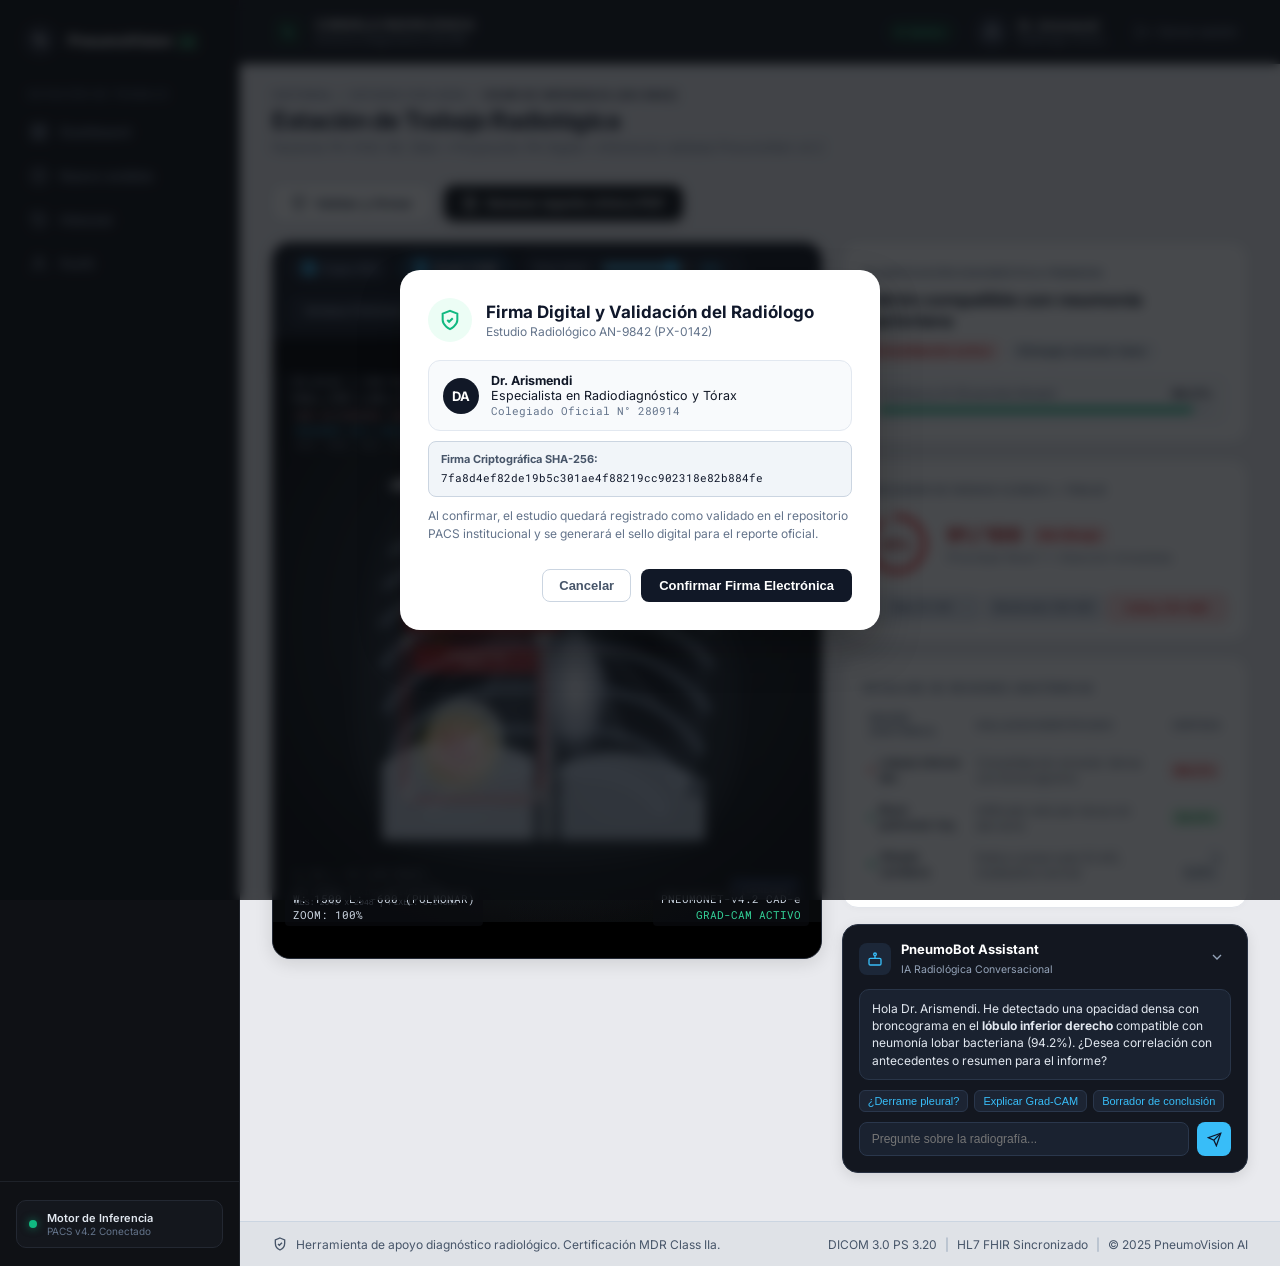
<file: PneumoVision AI/Frontend/visor.html>
<!DOCTYPE html>
<html lang="es">
<head>
  <meta charset="UTF-8">
  <meta name="viewport" content="width=device-width, initial-scale=1">
  <title>PneumoVision AI · Estación de Trabajo y Visor Radiológico</title>
  <link rel="preconnect" href="https://fonts.googleapis.com">
  <link rel="preconnect" href="https://fonts.gstatic.com" crossorigin>
  <link href="https://fonts.googleapis.com/css2?family=Inter:wght@400;500;600;700&family=Roboto+Mono:wght@400;500;600&display=swap" rel="stylesheet">
  <link rel="stylesheet" href="visor.css">
</head>
<body>
  <div class="app-container">

    <!-- SIDEBAR -->
    <aside class="sidebar">
      <div class="sidebar-top">
        <a href="dashboard.html" class="sidebar-brand">
          <div class="brand-icon">
            <svg viewBox="0 0 24 24" width="18" height="18" fill="none" stroke="currentColor" stroke-width="2.2"><path d="M3 12h4l3-8 4 16 3-8h4"/></svg>
          </div>
          <span class="brand-text">PneumoVision <span class="ai-badge">AI</span></span>
        </a>

        <div class="sidebar-section-label">ESTACIÓN DE TRABAJO</div>

        <nav class="sidebar-nav">
          <a href="dashboard.html" class="nav-item">
            <svg viewBox="0 0 24 24" width="18" height="18" fill="none" stroke="currentColor" stroke-width="2"><rect x="3" y="3" width="7" height="7"/><rect x="14" y="3" width="7" height="7"/><rect x="14" y="14" width="7" height="7"/><rect x="3" y="14" width="7" height="7"/></svg>
            <span>Dashboard</span>
          </a>
          <a href="nuevo-analisis.html" class="nav-item">
            <svg viewBox="0 0 24 24" width="18" height="18" fill="none" stroke="currentColor" stroke-width="2"><circle cx="12" cy="12" r="10"/><line x1="12" y1="8" x2="12" y2="16"/><line x1="8" y1="12" x2="16" y2="12"/></svg>
            <span>Nuevo análisis</span>
          </a>
          <a href="historial.html" class="nav-item">
            <svg viewBox="0 0 24 24" width="18" height="18" fill="none" stroke="currentColor" stroke-width="2"><path d="M3 12a9 9 0 1 0 9-9 9.75 9.75 0 0 0-6.74 2.74L3 8"/><path d="M3 3v5h5"/><path d="M12 7v5l3 3"/></svg>
            <span>Historial</span>
          </a>
          <a href="#" class="nav-item" onclick="alert('Módulo de perfil'); return false;">
            <svg viewBox="0 0 24 24" width="18" height="18" fill="none" stroke="currentColor" stroke-width="2"><path d="M20 21v-2a4 4 0 0 0-4-4H8a4 4 0 0 0-4 4v2"/><circle cx="12" cy="7" r="4"/></svg>
            <span>Perfil</span>
          </a>
        </nav>
      </div>

      <div class="sidebar-footer">
        <div class="system-status">
          <div class="status-indicator">
            <span class="status-dot"></span>
          </div>
          <div class="status-info">
            <span class="status-title">Motor de Inferencia</span>
            <span class="status-sub">PACS v4.2 Conectado</span>
          </div>
        </div>
      </div>
    </aside>

    <!-- CONTENIDO PRINCIPAL -->
    <div class="main-wrapper">

      <!-- TOPBAR -->
      <header class="topbar">
        <div class="topbar-left">
          <span class="pulse-symbol">
            <svg viewBox="0 0 24 24" width="18" height="18" fill="none" stroke="#34d399" stroke-width="2"><path d="M3 12h4l3-8 4 16 3-8h4"/></svg>
          </span>
          <div class="console-title">
            <span class="title-primary">CONSOLA RADIOLÓGICA</span>
            <span class="title-secondary">Entorno Diagnóstico DICOM</span>
          </div>
        </div>

        <div class="topbar-right">
          <div class="online-pill">
            <span class="green-indicator"></span>
            <span>Activo</span>
          </div>

          <div class="user-profile">
            <div class="user-avatar">
              <svg viewBox="0 0 24 24" width="18" height="18" fill="none" stroke="currentColor" stroke-width="2"><path d="M20 21v-2a4 4 0 0 0-4-4H8a4 4 0 0 0-4 4v2"/><circle cx="12" cy="7" r="4"/></svg>
            </div>
            <div class="user-meta">
              <span class="user-name">Dr. Arismendi</span>
              <span class="user-role">Radiólogo Clínico</span>
            </div>
          </div>

          <a href="LoginFace.html" class="logout-btn">
            <svg viewBox="0 0 24 24" width="16" height="16" fill="none" stroke="currentColor" stroke-width="2"><path d="M9 21H5a2 2 0 0 1-2-2V5a2 2 0 0 1 2-2h4"/><polyline points="16 17 21 12 16 7"/><line x1="21" y1="12" x2="9" y2="12"/></svg>
            <span>Cerrar sesión</span>
          </a>
        </div>
      </header>

      <!-- VISOR DE ESTACIÓN DE TRABAJO -->
      <main class="workstation-page">

        <!-- SUB-CABECERA CON ACCIONES DE SALIDA -->
        <div class="workstation-header">
          <div class="header-titles">
            <div class="breadcrumb-trail">
              <span>Historial</span>
              <span>/</span>
              <span>Estudio CXR-0045</span>
              <span>/</span>
              <span class="highlight">Visor de Inferencia (AN-9842)</span>
            </div>
            <h1 class="main-title">Estación de Trabajo Radiológica</h1>
            <p class="study-meta">Paciente PX-0142 (M, 58a) • Proyección PA Digital • Inferencia validada PneumoNet-v4.2</p>
          </div>

          <!-- ACCIONES DE SALIDA -->
          <div class="header-actions">
            <button type="button" class="btn-validate" id="btnValidate" onclick="openSignModal()">
              <svg viewBox="0 0 24 24" width="16" height="16" fill="none" stroke="currentColor" stroke-width="2.2"><path d="M12 22s8-4 8-10V5l-8-3-8 3v7c0 6 8 10 8 10z"/><polyline points="9 12 11 14 15 10"/></svg>
              <span id="validateBtnLabel">Validar y firmar</span>
            </button>
            <a href="reporte.html?id=AN-9842" class="btn-generate-report">
              <svg viewBox="0 0 24 24" width="16" height="16" fill="none" stroke="currentColor" stroke-width="2"><path d="M14 2H6a2 2 0 0 0-2 2v16a2 2 0 0 0 2 2h12a2 2 0 0 0 2-2V8z"/><polyline points="14 2 14 8 20 8"/><line x1="16" y1="13" x2="8" y2="13"/><line x1="16" y1="17" x2="8" y2="17"/><polyline points="10 9 9 9 8 9"/></svg>
              <span>Generar reporte clínico PDF</span>
            </a>
          </div>
        </div>

        <!-- LAYOUT WORKSTATION: CANVAS RADIOLÓGICO + PANEL DERECHO -->
        <div class="workstation-grid">

          <!-- ÁREA CENTRAL: CANVAS RADIOLÓGICO -->
          <section class="radiological-workstation">

            <!-- BARRA SUPERIOR DE CAPAS Y HERRAMIENTAS DICOM -->
            <div class="canvas-control-bar">
              
              <!-- GRUPO 1: TOGGLES DE CAPAS -->
              <div class="layer-toggles-group">
                <label class="toggle-pill" id="toggleRoiLabel">
                  <input type="checkbox" id="roiToggle" checked onchange="toggleRoiLayer(this)">
                  <span class="custom-chk"></span>
                  <span class="toggle-text">Cajas ROI</span>
                </label>

                <label class="toggle-pill active" id="toggleGradcamLabel">
                  <input type="checkbox" id="gradcamToggle" checked onchange="toggleGradcamLayer(this)">
                  <span class="custom-chk"></span>
                  <span class="toggle-text">Grad-CAM</span>
                </label>

                <!-- SLIDER DE OPACIDAD -->
                <div class="opacity-slider-container">
                  <span class="opacity-label">Opacidad:</span>
                  <input type="range" id="opacitySlider" min="0" max="100" value="85" oninput="updateOpacity(this.value)">
                  <span class="opacity-value" id="opacityDisplay">85%</span>
                </div>
              </div>

              <!-- GRUPO 2: HERRAMIENTAS DICOM -->
              <div class="dicom-tools-group">
                <!-- Ventaneo / Preajustes -->
                <div class="preset-dropdown">
                  <select id="windowPreset" onchange="applyWindowPreset(this.value)">
                    <option value="lung">Ventana Pulmonar (W:1500, L:-600)</option>
                    <option value="mediastinum">Ventana Mediastino (W:350, L:50)</option>
                    <option value="bone">Ventana Ósea (W:2000, L:300)</option>
                    <option value="invert">Invertir Escala Grises</option>
                  </select>
                </div>

                <!-- Botones Zoom & Pan -->
                <button type="button" class="dicom-btn" title="Zoom In" onclick="adjustZoom(0.15)">
                  <svg viewBox="0 0 24 24" width="16" height="16" fill="none" stroke="currentColor" stroke-width="2"><circle cx="11" cy="11" r="8"/><line x1="21" y1="21" x2="16.65" y2="16.65"/><line x1="11" y1="8" x2="11" y2="14"/><line x1="8" y1="11" x2="14" y2="11"/></svg>
                </button>
                <button type="button" class="dicom-btn" title="Zoom Out" onclick="adjustZoom(-0.15)">
                  <svg viewBox="0 0 24 24" width="16" height="16" fill="none" stroke="currentColor" stroke-width="2"><circle cx="11" cy="11" r="8"/><line x1="21" y1="21" x2="16.65" y2="16.65"/><line x1="8" y1="11" x2="14" y2="11"/></svg>
                </button>
                <button type="button" class="dicom-btn" title="Restablecer vista (100%)" onclick="resetCanvasTransform()">
                  <svg viewBox="0 0 24 24" width="16" height="16" fill="none" stroke="currentColor" stroke-width="2"><path d="M3 12a9 9 0 1 0 9-9 9.75 9.75 0 0 0-6.74 2.74L3 8"/><path d="M3 3v5h5"/></svg>
                </button>
                <button type="button" class="dicom-btn" title="Herramienta Medición Caliper" onclick="toggleMeasureTool()">
                  <svg viewBox="0 0 24 24" width="16" height="16" fill="none" stroke="currentColor" stroke-width="2"><path d="M2 12h20"/><path d="M6 8v8"/><path d="M12 9v6"/><path d="M18 8v8"/></svg>
                </button>
              </div>

            </div>

            <!-- CANVAS RADIOLÓGICO MULTICAPA -->
            <div class="dicom-canvas-viewport" id="canvasViewport">
              
              <!-- CONTENEDOR TRANSFORMABLE CON ZOOM/PAN -->
              <div class="canvas-layers-stage" id="canvasStage">
                
                <!-- CAPA 1: IMAGEN CXR BASE -->
                <img src="../Public/cxr_chest.svg" alt="Radiografía Base" class="layer-base" id="baseImg">

                <!-- CAPA 2: GRAD-CAM HEATMAP ACTIVATION -->
                <div class="layer-gradcam" id="gradcamLayer" style="opacity: 0.85;">
                  <img src="../Public/cxr_gradcam.svg" alt="Mapa Grad-CAM" class="gradcam-img">
                </div>

                <!-- CAPA 3: ANOTACIONES ROI (BOUNDING BOX INTERACTIVO) -->
                <div class="layer-roi" id="roiLayer">
                  <div class="roi-box" style="top: 48%; left: 24%; width: 25%; height: 28%;">
                    <div class="roi-label-tag">
                      <span class="roi-focus-dot"></span>
                      <span>Lóbulo inf. der. (94.2%)</span>
                    </div>
                    <div class="roi-corner tl"></div>
                    <div class="roi-corner tr"></div>
                    <div class="roi-corner bl"></div>
                    <div class="roi-corner br"></div>
                  </div>
                </div>

                <!-- OVERLAY HUD DICOM (4 ESQUINAS) -->
                <div class="hud-tag top-left">
                  <span>PX-0142 | CXR PA DIGITAL</span>
                  <span>kVp: 120 | mA: 4.5 | ms: 12</span>
                </div>
                <div class="hud-tag top-right">
                  <span>ESTUDIO: AN-9842</span>
                  <span>HOSPITAL CENTRAL - SALA 6</span>
                </div>
                <div class="hud-tag bottom-left">
                  <span id="windowInfoText">W: 1500 L: -600 (PULMONAR)</span>
                  <span id="zoomInfoText">ZOOM: 100%</span>
                </div>
                <div class="hud-tag bottom-right">
                  <span>PNEUMONET-v4.2 CAD-e</span>
                  <span style="color: #34d399;">GRAD-CAM ACTIVO</span>
                </div>

              </div>

            </div>

          </section>

          <!-- PANEL DERECHO: ESTRATIFICACIÓN DE RIESGO Y HALLAZGOS -->
          <aside class="risk-stratification-panel">

            <!-- CARD 1: CLASIFICACIÓN DIAGNÓSTICA -->
            <div class="risk-card">
              <div class="risk-card-head">
                <span class="card-caption">CLASIFICACIÓN DIAGNÓSTICA PRIMARIA</span>
              </div>
              <h2 class="diagnostic-name">Patrón compatible con neumonía bacteriana</h2>
              
              <div class="diagnostic-badges">
                <span class="diag-badge-red">Consolidación activa</span>
                <span class="diag-badge-gray">Etiología alveolar lobar</span>
              </div>

              <!-- BARRA DE CONFIANZA IA -->
              <div class="confidence-box">
                <div class="confidence-row">
                  <span class="confidence-label">Confianza IA (Ensemble Model)</span>
                  <span class="confidence-val">94.2%</span>
                </div>
                <div class="confidence-track">
                  <div class="confidence-bar" style="width: 94.2%;"></div>
                </div>
              </div>
            </div>

            <!-- CARD 2: GAUGE / SEMÁFORO DE RIESGO CLÍNICO -->
            <div class="risk-card">
              <div class="risk-card-head">
                <span class="card-caption">INDICADOR DE RIESGO CLÍNICO + TRIAJE</span>
              </div>

              <div class="gauge-display-row">
                <!-- SVG CIRCULAR GAUGE METER -->
                <div class="gauge-circle-container">
                  <svg viewBox="0 0 100 100" class="gauge-svg">
                    <circle cx="50" cy="50" r="40" class="gauge-bg-circle" />
                    <circle cx="50" cy="50" r="40" class="gauge-fill-circle" stroke-dasharray="251.2" stroke-dashoffset="25.1" />
                  </svg>
                  <div class="gauge-center-content">
                    <span class="gauge-score">91%</span>
                  </div>
                </div>

                <div class="gauge-meta-col">
                  <div class="gauge-title-row">
                    <span class="risk-score-large">91 / 100</span>
                    <span class="risk-level-tag">Alto Riesgo</span>
                  </div>
                  <span class="triage-status-text">Prioridad Nivel 1 • Atención Inmediata</span>
                </div>
              </div>

              <!-- ESCALA DE 3 NIVELES (SEMÁFORO) -->
              <div class="risk-scale-meter">
                <div class="scale-segment low">
                  <span class="seg-label">Bajo (0-39)</span>
                </div>
                <div class="scale-segment medium">
                  <span class="seg-label">Moderado (40-69)</span>
                </div>
                <div class="scale-segment high active">
                  <span class="seg-label">Crítico (70-100)</span>
                </div>
              </div>
            </div>

            <!-- CARD 3: TABLA DE REGIONES ANATÓMICAS DETECTADAS -->
            <div class="risk-card">
              <div class="risk-card-head">
                <span class="card-caption">DESGLOSE DE REGIONES ANATÓMICAS</span>
              </div>

              <div class="regions-table-box">
                <table class="regions-table">
                  <thead>
                    <tr>
                      <th>REGIÓN ANATÓMICA</th>
                      <th>HALLAZGO IDENTIFICADO</th>
                      <th style="text-align: right;">CERTEZA</th>
                    </tr>
                  </thead>
                  <tbody>
                    <tr>
                      <td class="region-name">
                        <span class="dot-red"></span>
                        Lóbulo inferior der.
                      </td>
                      <td class="finding-desc">Consolidación alveolar densa con broncograma</td>
                      <td style="text-align: right;">
                        <span class="badge-critical">94.2%</span>
                      </td>
                    </tr>
                    <tr>
                      <td class="region-name">
                        <span class="dot-green"></span>
                        Base pulmonar izq.
                      </td>
                      <td class="finding-desc">Infiltrado reticular tenue sin derrame</td>
                      <td style="text-align: right;">
                        <span class="badge-negative">24.6%</span>
                      </td>
                    </tr>
                    <tr>
                      <td class="region-name">
                        <span class="dot-green"></span>
                        Silueta cardíaca
                      </td>
                      <td class="finding-desc">Índice conservado (0.44), mediastino normal</td>
                      <td style="text-align: right;">
                        <span class="badge-normal">&lt; 5.0%</span>
                      </td>
                    </tr>
                  </tbody>
                </table>
              </div>
            </div>

            <!-- CARD 4: ASISTENTE CLÍNICO PNEUMOBOT (WIDGET INTEGRADO) -->
            <div class="pneumobot-widget-card" id="pneumoBotCard">
              <div class="bot-head">
                <div class="bot-title-group">
                  <div class="bot-avatar">
                    <svg viewBox="0 0 24 24" width="16" height="16" fill="none" stroke="#38bdf8" stroke-width="2"><rect x="3" y="11" width="18" height="10" rx="2"/><circle cx="12" cy="5" r="2"/><path d="M12 7v4"/><line x1="8" y1="16" x2="8" y2="16"/><line x1="16" y1="16" x2="16" y2="16"/></svg>
                  </div>
                  <div>
                    <span class="bot-name">PneumoBot Assistant</span>
                    <span class="bot-sub">IA Radiológica Conversacional</span>
                  </div>
                </div>
                <button type="button" class="btn-toggle-bot" onclick="toggleBotCollapse()">
                  <svg id="botCollapseIcon" viewBox="0 0 24 24" width="16" height="16" fill="none" stroke="currentColor" stroke-width="2"><polyline points="6 9 12 15 18 9"/></svg>
                </button>
              </div>

              <!-- CHAT BODY -->
              <div class="bot-body" id="botBody">
                <div class="chat-messages" id="chatMessages">
                  <div class="bot-msg">
                    <p>Hola Dr. Arismendi. He detectado una opacidad densa con broncograma en el <strong>lóbulo inferior derecho</strong> compatible con neumonía lobar bacteriana (94.2%). ¿Desea correlación con antecedentes o resumen para el informe?</p>
                  </div>
                </div>

                <!-- PREGUNTAS RÁPIDAS -->
                <div class="quick-questions">
                  <button type="button" class="quick-btn" onclick="askBot('¿Hay evidencia de derrame pleural asociado?')">¿Derrame pleural?</button>
                  <button type="button" class="quick-btn" onclick="askBot('Explica la activación térmica del Grad-CAM')">Explicar Grad-CAM</button>
                  <button type="button" class="quick-btn" onclick="askBot('Generar resumen clínico para el informe')">Borrador de conclusión</button>
                </div>

                <!-- INPUT CHAT -->
                <form class="bot-input-row" onsubmit="handleSendBot(event)">
                  <input type="text" id="botInput" placeholder="Pregunte sobre la radiografía..." autocomplete="off">
                  <button type="submit" class="btn-send-bot">
                    <svg viewBox="0 0 24 24" width="15" height="15" fill="none" stroke="currentColor" stroke-width="2"><line x1="22" y1="2" x2="11" y2="13"/><polygon points="22 2 15 22 11 13 2 9 22 2"/></svg>
                  </button>
                </form>
              </div>
            </div>

          </aside>

        </div>

      </main>

      <!-- BARRA DE CUMPLIMIENTO -->
      <footer class="app-legal-footer">
        <div class="legal-left">
          <svg viewBox="0 0 24 24" width="16" height="16" fill="none" stroke="currentColor" stroke-width="2"><path d="M12 3l7 3v5c0 5-3.5 8.5-7 10-3.5-1.5-7-5-7-10V6z"/><path d="M9 12l2 2 4-4"/></svg>
          <span>Herramienta de apoyo diagnóstico radiológico. Certificación MDR Class IIa.</span>
        </div>
        <div class="legal-right">
          <span>DICOM 3.0 PS 3.20</span>
          <span class="divider">|</span>
          <span>HL7 FHIR Sincronizado</span>
          <span class="divider">|</span>
          <span>&copy; 2025 PneumoVision AI</span>
        </div>
      </footer>

    </div>

  </div>

  <!-- MODAL DE CONFIRMACIÓN: VALIDAR Y FIRMAR ESTUDIO -->
  <div class="sign-modal-backdrop" id="signModal" hidden>
    <div class="sign-modal-card">
      <div class="sign-modal-head">
        <div class="sign-icon-circle">
          <svg viewBox="0 0 24 24" width="22" height="22" fill="none" stroke="#10b981" stroke-width="2.2"><path d="M12 22s8-4 8-10V5l-8-3-8 3v7c0 6 8 10 8 10z"/><polyline points="9 12 11 14 15 10"/></svg>
        </div>
        <div>
          <h3>Firma Digital y Validación del Radiólogo</h3>
          <p>Estudio Radiológico AN-9842 (PX-0142)</p>
        </div>
      </div>

      <div class="sign-modal-body">
        <div class="doctor-badge-box">
          <div class="badge-avatar">DA</div>
          <div class="badge-text">
            <strong>Dr. Arismendi</strong>
            <span>Especialista en Radiodiagnóstico y Tórax</span>
            <span class="col-num">Colegiado Oficial N° 280914</span>
          </div>
        </div>

        <div class="sign-hash-box">
          <span class="hash-label">Firma Criptográfica SHA-256:</span>
          <code class="hash-code">7fa8d4ef82de19b5c301ae4f88219cc902318e82b884fe</code>
        </div>

        <p class="sign-notice">
          Al confirmar, el estudio quedará registrado como validado en el repositorio PACS institucional y se generará el sello digital para el reporte oficial.
        </p>
      </div>

      <div class="sign-modal-actions">
        <button type="button" class="btn-cancel-sign" onclick="closeSignModal()">Cancelar</button>
        <button type="button" class="btn-confirm-sign" onclick="confirmSignature()">Confirmar Firma Electrónica</button>
      </div>
    </div>
  </div>

  <script>
    // Variables de control de Canvas
    let currentZoom = 1.0;

    function updateOpacity(val) {
      document.getElementById('opacityDisplay').textContent = val + '%';
      document.getElementById('gradcamLayer').style.opacity = (val / 100);
    }

    function toggleRoiLayer(checkbox) {
      const roiLayer = document.getElementById('roiLayer');
      roiLayer.style.display = checkbox.checked ? 'block' : 'none';
      document.getElementById('toggleRoiLabel').classList.toggle('active', checkbox.checked);
    }

    function toggleGradcamLayer(checkbox) {
      const gradcamLayer = document.getElementById('gradcamLayer');
      gradcamLayer.style.display = checkbox.checked ? 'block' : 'none';
      document.getElementById('toggleGradcamLabel').classList.toggle('active', checkbox.checked);
    }

    function applyWindowPreset(preset) {
      const baseImg = document.getElementById('baseImg');
      const windowText = document.getElementById('windowInfoText');

      baseImg.style.filter = '';
      if (preset === 'lung') {
        baseImg.style.filter = 'contrast(120%) brightness(100%)';
        windowText.textContent = 'W: 1500 L: -600 (PULMONAR)';
      } else if (preset === 'mediastinum') {
        baseImg.style.filter = 'contrast(160%) brightness(85%)';
        windowText.textContent = 'W: 350 L: 50 (MEDIASTINO)';
      } else if (preset === 'bone') {
        baseImg.style.filter = 'contrast(190%) brightness(125%)';
        windowText.textContent = 'W: 2000 L: 300 (ÓSEO)';
      } else if (preset === 'invert') {
        baseImg.style.filter = 'invert(100%)';
        windowText.textContent = 'ESCALA INVERTIDA';
      }
    }

    function adjustZoom(delta) {
      currentZoom = Math.max(0.6, Math.min(2.5, currentZoom + delta));
      document.getElementById('canvasStage').style.transform = `scale(${currentZoom})`;
      document.getElementById('zoomInfoText').textContent = `ZOOM: ${Math.round(currentZoom * 100)}%`;
    }

    function resetCanvasTransform() {
      currentZoom = 1.0;
      document.getElementById('canvasStage').style.transform = 'scale(1)';
      document.getElementById('zoomInfoText').textContent = 'ZOOM: 100%';
    }

    function toggleMeasureTool() {
      alert('Herramienta de Caliper de medición: Haga clic en dos puntos del tórax para medir la distancia en milímetros calibrados (0.143 mm/px).');
    }

    // Modal de Firma
    function openSignModal() {
      document.getElementById('signModal').hidden = false;
    }

    function closeSignModal() {
      document.getElementById('signModal').hidden = true;
    }

    function confirmSignature() {
      closeSignModal();
      const btn = document.getElementById('btnValidate');
      btn.style.background = '#15803d';
      btn.style.color = '#ffffff';
      document.getElementById('validateBtnLabel').textContent = 'Estudio Validado y Firmado';
      alert('Estudio AN-9842 firmado con éxito por el Dr. Arismendi. Sincronizado con PACS.');
    }

    // Widget PneumoBot
    function toggleBotCollapse() {
      const body = document.getElementById('botBody');
      const icon = document.getElementById('botCollapseIcon');
      if (body.style.display === 'none') {
        body.style.display = 'flex';
        icon.style.transform = 'rotate(0deg)';
      } else {
        body.style.display = 'none';
        icon.style.transform = 'rotate(180deg)';
      }
    }

    function askBot(query) {
      const messages = document.getElementById('chatMessages');
      messages.innerHTML += `<div class="user-msg"><p>${query}</p></div>`;
      messages.scrollTop = messages.scrollHeight;

      setTimeout(() => {
        let reply = "";
        if (query.includes('derrame')) {
          reply = "Evaluando ángulos costofrénicos: El receso costofrénico izquierdo está despejado y agudo. El derecho presenta velamiento secundario por el infiltrado basal, sin menisco de derrame pleural libre significativo.";
        } else if (query.includes('Grad-CAM')) {
          reply = "El gradiente de retropropagación térmica se concentra en la bifurcación bronquial y alvéolos del lóbulo inferior derecho, con una densidad Hounsfield compatible con ocupación alveolar y broncograma.";
        } else {
          reply = "Conclusión sugerida: 'Opacidad alveolar focal en lóbulo inferior derecho compatible con neumonía aguda típica bacteriana (certeza 94.2%). Se sugiere correlación clínica y antibioterapia según protocolo institucional.'";
        }
        messages.innerHTML += `<div class="bot-msg"><p>${reply}</p></div>`;
        messages.scrollTop = messages.scrollHeight;
      }, 500);
    }

    function handleSendBot(e) {
      e.preventDefault();
      const input = document.getElementById('botInput');
      const val = input.value.trim();
      if (!val) return;
      askBot(val);
      input.value = '';
    }
  </script>
</body>
</html>
</file>
<file: PneumoVision AI/Frontend/dashboard.css>
:root {
  --bg-app: #e9eaee;
  --bg-sidebar: #0f1115;
  --bg-topbar: #16191f;
  --bg-card: #ffffff;
  --border-card: #e2e5eb;
  --border-subtle: #edf0f4;

  --text-main: #111827;
  --text-muted: #64748b;
  --text-light: #94a3b8;

  --accent-green: #10b981;
  --accent-green-bg: rgba(16, 185, 129, 0.12);
  --accent-red: #ef4444;
  --accent-red-bg: #fee2e2;
  --accent-amber: #f59e0b;
  --accent-amber-bg: #fef3c7;

  --btn-dark: #111418;
  --btn-dark-hover: #1f242d;

  --font: "Inter", system-ui, -apple-system, "Segoe UI", Roboto, sans-serif;
  --font-mono: "Roboto Mono", monospace;
}

*, *::before, *::after {
  box-sizing: border-box;
}

body {
  margin: 0;
  font-family: var(--font);
  background-color: var(--bg-sidebar);
  color: var(--text-main);
  -webkit-font-smoothing: antialiased;
}

/* CONTENEDOR GENERAL (SIDEBAR + MAIN) */
.app-container {
  display: flex;
  min-height: 100vh;
}

/* ========================================================
   BARRA LATERAL (SIDEBAR)
   ======================================================== */
.sidebar {
  width: 240px;
  background-color: var(--bg-sidebar);
  color: #f3f4f6;
  display: flex;
  flex-direction: column;
  justify-content: space-between;
  border-right: 1px solid #1e2229;
  flex-shrink: 0;
}

.sidebar-top {
  padding: 24px 16px;
}

.sidebar-brand {
  display: flex;
  align-items: center;
  gap: 12px;
  text-decoration: none;
  color: #ffffff;
  padding: 0 8px 24px;
}

.brand-icon {
  width: 32px;
  height: 32px;
  border-radius: 50%;
  background: #232832;
  display: grid;
  place-items: center;
  color: #f8fafc;
}

.brand-text {
  font-size: 15px;
  font-weight: 700;
  letter-spacing: -0.01em;
}

.ai-badge {
  background: #1e3a2b;
  color: #34d399;
  font-size: 11px;
  padding: 2px 6px;
  border-radius: 4px;
  font-weight: 700;
}

.sidebar-section-label {
  font-size: 10.5px;
  font-weight: 600;
  letter-spacing: 0.08em;
  color: #64748b;
  padding: 8px 12px 12px;
}

.sidebar-nav {
  display: flex;
  flex-direction: column;
  gap: 6px;
}

.nav-item {
  display: flex;
  align-items: center;
  gap: 12px;
  padding: 10px 14px;
  border-radius: 10px;
  color: #94a3b8;
  text-decoration: none;
  font-size: 13.5px;
  font-weight: 500;
  transition: all 0.15s ease;
}

.nav-item svg {
  stroke: #94a3b8;
  transition: stroke 0.15s;
}

.nav-item:hover {
  background: #1a1e26;
  color: #ffffff;
}

.nav-item:hover svg {
  stroke: #ffffff;
}

.nav-item.active {
  background: #222732;
  color: #ffffff;
  font-weight: 600;
}

.nav-item.active svg {
  stroke: #ffffff;
}

.sidebar-footer {
  padding: 18px 16px;
  border-top: 1px solid #1e2229;
}

.system-status {
  display: flex;
  align-items: center;
  gap: 10px;
  background: #14171d;
  padding: 10px 12px;
  border-radius: 10px;
  border: 1px solid #232832;
}

.status-dot {
  display: block;
  width: 8px;
  height: 8px;
  border-radius: 50%;
  background: #10b981;
  box-shadow: 0 0 8px rgba(16, 185, 129, 0.6);
}

.status-info {
  display: flex;
  flex-direction: column;
}

.status-title {
  font-size: 11px;
  font-weight: 600;
  color: #e2e8f0;
}

.status-sub {
  font-size: 10px;
  color: #64748b;
}

/* ========================================================
   WRAPPER Y TOPBAR
   ======================================================== */
.main-wrapper {
  flex: 1;
  display: flex;
  flex-direction: column;
  background-color: var(--bg-app);
  overflow-x: hidden;
}

.topbar {
  height: 64px;
  background: var(--bg-topbar);
  display: flex;
  align-items: center;
  justify-content: space-between;
  padding: 0 32px;
  border-bottom: 1px solid #232832;
  color: #ffffff;
}

.topbar-left {
  display: flex;
  align-items: center;
  gap: 12px;
}

.pulse-symbol {
  display: grid;
  place-items: center;
  width: 32px;
  height: 32px;
  border-radius: 8px;
  background: #132720;
}

.console-title {
  display: flex;
  flex-direction: column;
}

.title-primary {
  font-size: 12px;
  font-weight: 700;
  letter-spacing: 0.05em;
  color: #ffffff;
}

.title-secondary {
  font-size: 11px;
  color: #94a3b8;
}

.topbar-right {
  display: flex;
  align-items: center;
  gap: 20px;
}

.online-pill {
  display: flex;
  align-items: center;
  gap: 6px;
  background: #132a22;
  border: 1px solid #1a4335;
  color: #34d399;
  font-size: 11.5px;
  font-weight: 600;
  padding: 4px 10px;
  border-radius: 999px;
}

.green-indicator {
  width: 6px;
  height: 6px;
  border-radius: 50%;
  background: #34d399;
}

.user-profile {
  display: flex;
  align-items: center;
  gap: 10px;
}

.user-avatar {
  width: 32px;
  height: 32px;
  border-radius: 50%;
  background: #2d3340;
  display: grid;
  place-items: center;
  color: #cbd5e1;
}

.user-meta {
  display: flex;
  flex-direction: column;
}

.user-name {
  font-size: 12.5px;
  font-weight: 600;
  color: #f8fafc;
}

.user-role {
  font-size: 10.5px;
  color: #94a3b8;
}

.logout-btn {
  display: flex;
  align-items: center;
  gap: 6px;
  color: #94a3b8;
  text-decoration: none;
  font-size: 12.5px;
  font-weight: 500;
  padding: 6px 10px;
  border-radius: 8px;
  transition: all 0.15s;
}

.logout-btn:hover {
  background: #252b36;
  color: #ffffff;
}

/* ========================================================
   DASHBOARD CONTENT
   ======================================================== */
.dashboard-content {
  flex: 1;
  padding: 32px;
  max-width: 1400px;
  margin: 0 auto;
  width: 100%;
}

.view-header {
  display: flex;
  justify-content: space-between;
  align-items: flex-end;
  margin-bottom: 24px;
}

.sub-breadcrumb {
  font-size: 11px;
  font-weight: 700;
  letter-spacing: 0.08em;
  color: #64748b;
  margin-bottom: 4px;
}

.welcome-heading {
  font-size: 26px;
  font-weight: 700;
  color: var(--text-main);
  letter-spacing: -0.02em;
  margin: 0;
}

.welcome-sub {
  font-size: 13.5px;
  color: var(--text-muted);
  margin-top: 4px;
}

.cta-new-analysis {
  display: inline-flex;
  align-items: center;
  gap: 10px;
  background: var(--btn-dark);
  color: #ffffff;
  padding: 12px 20px;
  border-radius: 12px;
  font-size: 13.5px;
  font-weight: 600;
  text-decoration: none;
  box-shadow: 0 4px 12px rgba(0, 0, 0, 0.15);
  transition: all 0.2s;
}

.cta-new-analysis:hover {
  background: var(--btn-dark-hover);
  transform: translateY(-1px);
  box-shadow: 0 6px 16px rgba(0, 0, 0, 0.2);
}

/* ========================================================
   METRIC CARDS (3 COLS)
   ======================================================== */
.metrics-grid {
  display: grid;
  grid-template-columns: repeat(3, 1fr);
  gap: 20px;
  margin-bottom: 28px;
}

.metric-card {
  background: var(--bg-card);
  border: 1px solid var(--border-card);
  border-radius: 16px;
  padding: 22px;
  display: flex;
  flex-direction: column;
  box-shadow: 0 2px 6px rgba(0, 0, 0, 0.03);
}

.card-head {
  display: flex;
  justify-content: space-between;
  align-items: center;
}

.metric-label {
  font-size: 11px;
  font-weight: 700;
  letter-spacing: 0.06em;
  color: #64748b;
}

.metric-icon-badge {
  width: 30px;
  height: 30px;
  border-radius: 8px;
  background: #f1f5f9;
  display: grid;
  place-items: center;
  color: #64748b;
}

.metric-icon-badge.alert {
  background: #fee2e2;
}

.metric-value-row {
  margin-top: 14px;
}

.metric-number {
  font-size: 32px;
  font-weight: 700;
  color: var(--text-main);
  letter-spacing: -0.02em;
}

.metric-value-row.split {
  display: flex;
  align-items: center;
  gap: 12px;
}

.metric-number-sub {
  font-size: 22px;
  font-weight: 700;
  color: var(--text-main);
}

.patient-code-tag {
  background: #f1f5f9;
  border: 1px solid #e2e8f0;
  color: #475569;
  font-size: 11.5px;
  font-weight: 600;
  padding: 3px 8px;
  border-radius: 6px;
  font-family: var(--font-mono);
}

.metric-sub-row {
  display: flex;
  align-items: center;
  gap: 6px;
  font-size: 12.5px;
  font-weight: 600;
  margin-top: 6px;
}

.metric-sub-row.success {
  color: #10b981;
}

.metric-sub-row.danger {
  color: #dc2626;
}

.alert-bullet {
  width: 6px;
  height: 6px;
  border-radius: 50%;
  background: currentColor;
}

.metric-progress-track {
  margin-top: 16px;
  height: 5px;
  background: #e2e8f0;
  border-radius: 999px;
  overflow: hidden;
}

.metric-progress-bar {
  height: 100%;
  background: #111827;
  border-radius: 999px;
}

.metric-footer-split {
  margin-top: 16px;
  display: flex;
  align-items: center;
  justify-content: space-between;
  font-size: 11.5px;
}

.footer-note {
  color: #64748b;
}

.triage-tag {
  background: #fee2e2;
  color: #b91c1c;
  font-weight: 700;
  padding: 3px 8px;
  border-radius: 6px;
}

.inspect-link {
  color: #0f172a;
  font-weight: 600;
  text-decoration: underline;
  text-underline-offset: 3px;
}

.inspect-link:hover {
  color: #2563eb;
}

/* ========================================================
   SECCIÓN DE TABLA RECIENTES
   ======================================================== */
.table-section-card {
  background: var(--bg-card);
  border: 1px solid var(--border-card);
  border-radius: 16px;
  padding: 24px;
  box-shadow: 0 2px 6px rgba(0, 0, 0, 0.03);
}

.table-header-bar {
  display: flex;
  justify-content: space-between;
  align-items: center;
  margin-bottom: 20px;
  flex-wrap: wrap;
  gap: 16px;
}

.table-titles h2 {
  font-size: 18px;
  font-weight: 700;
  margin: 0;
  color: var(--text-main);
}

.table-titles p {
  font-size: 13px;
  color: var(--text-muted);
  margin-top: 3px;
}

.table-filter-controls {
  display: flex;
  align-items: center;
  gap: 12px;
}

.search-input-box {
  display: flex;
  align-items: center;
  gap: 8px;
  background: #f8fafc;
  border: 1px solid #e2e8f0;
  border-radius: 10px;
  padding: 8px 14px;
  width: 250px;
}

.search-input-box svg {
  stroke: #94a3b8;
}

.search-input-box input {
  border: 0;
  background: transparent;
  outline: none;
  font-size: 13px;
  width: 100%;
  color: var(--text-main);
}

.filter-dropdown-box {
  display: flex;
  align-items: center;
  gap: 8px;
  background: #f8fafc;
  border: 1px solid #e2e8f0;
  border-radius: 10px;
  padding: 8px 12px;
}

.filter-dropdown-box svg {
  stroke: #64748b;
}

.filter-dropdown-box select {
  border: 0;
  background: transparent;
  outline: none;
  font-size: 13px;
  font-weight: 500;
  color: #334155;
  cursor: pointer;
}

/* TABLA */
.table-responsive {
  overflow-x: auto;
}

.studies-table {
  width: 100%;
  border-collapse: collapse;
  text-align: left;
}

.studies-table th {
  padding: 12px 14px;
  font-size: 11px;
  font-weight: 700;
  letter-spacing: 0.06em;
  color: #64748b;
  border-bottom: 1px solid #e2e8f0;
}

.studies-table td {
  padding: 14px;
  font-size: 13px;
  border-bottom: 1px solid #f1f5f9;
  vertical-align: middle;
}

.studies-table tbody tr:hover {
  background-color: #f8fafc;
}

.cxr-thumb {
  width: 38px;
  height: 38px;
  border-radius: 6px;
  overflow: hidden;
  background: #000;
  display: flex;
  align-items: center;
  justify-content: center;
  border: 1px solid #cbd5e1;
}

.cxr-thumb img {
  width: 100%;
  height: 100%;
  object-fit: cover;
}

.col-id {
  font-family: var(--font-mono);
  font-size: 13px;
  color: #0f172a;
}

.col-patient {
  font-family: var(--font-mono);
  color: #475569;
}

.col-date {
  color: #64748b;
}

.col-result {
  font-weight: 500;
  color: #1e293b;
}

/* BADGES DE RIESGO */
.risk-badge {
  display: inline-flex;
  align-items: center;
  gap: 6px;
  font-size: 12px;
  font-weight: 600;
  padding: 5px 12px;
  border-radius: 999px;
}

.risk-dot {
  width: 6px;
  height: 6px;
  border-radius: 50%;
  background: currentColor;
}

.risk-high {
  background: var(--accent-red-bg);
  color: #dc2626;
}

.risk-medium {
  background: var(--accent-amber-bg);
  color: #d97706;
}

.risk-low {
  background: #dcfce7;
  color: #15803d;
}

.btn-action-view {
  display: inline-block;
  background: var(--btn-dark);
  color: #ffffff;
  padding: 6px 18px;
  border-radius: 999px;
  font-size: 12.5px;
  font-weight: 600;
  text-decoration: none;
  transition: background 0.15s;
}

.btn-action-view:hover {
  background: #334155;
}

/* FOOTER DE TABLA */
.table-footer-bar {
  display: flex;
  justify-content: space-between;
  align-items: center;
  margin-top: 18px;
  padding-top: 14px;
}

.table-count-text {
  font-size: 12.5px;
  color: #64748b;
}

.pagination-controls {
  display: flex;
  align-items: center;
  gap: 12px;
}

.page-btn {
  background: #ffffff;
  border: 1px solid #cbd5e1;
  padding: 6px 14px;
  border-radius: 8px;
  font-size: 12.5px;
  font-weight: 500;
  color: #334155;
  cursor: pointer;
}

.page-btn:hover:not(:disabled) {
  background: #f1f5f9;
}

.page-btn.disabled, .page-btn:disabled {
  opacity: 0.5;
  cursor: not-allowed;
}

.page-number-current {
  font-size: 12.5px;
  font-weight: 600;
  color: #475569;
}

/* ========================================================
   LEGAL COMPLIANCE FOOTER
   ======================================================== */
.app-legal-footer {
  background: #dfe2e7;
  border-top: 1px solid #cbd5e1;
  padding: 14px 32px;
  display: flex;
  justify-content: space-between;
  align-items: center;
  font-size: 12px;
  color: #475569;
  flex-wrap: wrap;
  gap: 12px;
}

.legal-left {
  display: flex;
  align-items: center;
  gap: 8px;
}

.legal-right {
  display: flex;
  align-items: center;
  gap: 10px;
}

.divider {
  color: #94a3b8;
}

/* RESPONSIVE */
@media (max-width: 1024px) {
  .metrics-grid {
    grid-template-columns: 1fr;
  }

  .sidebar {
    width: 200px;
  }

  .dashboard-content {
    padding: 20px;
  }
}

@media (max-width: 768px) {
  .app-container {
    flex-direction: column;
  }

  .sidebar {
    width: 100%;
  }

  .topbar {
    padding: 0 16px;
  }
}
</file>
<file: PneumoVision AI/Frontend/historial.css>
:root {
  --bg-app: #e9eaee;
  --bg-sidebar: #0f1115;
  --bg-topbar: #16191f;
  --bg-card: #ffffff;
  --border-card: #e2e5eb;

  --text-main: #111827;
  --text-muted: #64748b;
  --text-light: #94a3b8;

  --accent-green: #10b981;
  --accent-red: #ef4444;
  --accent-amber: #f59e0b;

  --btn-dark: #111418;
  --btn-dark-hover: #1f242d;

  --font: "Inter", system-ui, -apple-system, "Segoe UI", Roboto, sans-serif;
  --font-mono: "Roboto Mono", monospace;
}

*, *::before, *::after {
  box-sizing: border-box;
}

body {
  margin: 0;
  font-family: var(--font);
  background-color: var(--bg-sidebar);
  color: var(--text-main);
  -webkit-font-smoothing: antialiased;
}

.app-container {
  display: flex;
  min-height: 100vh;
}

/* ========================================================
   SIDEBAR & TOPBAR
   ======================================================== */
.sidebar {
  width: 240px;
  background-color: var(--bg-sidebar);
  color: #f3f4f6;
  display: flex;
  flex-direction: column;
  justify-content: space-between;
  border-right: 1px solid #1e2229;
  flex-shrink: 0;
}

.sidebar-top {
  padding: 24px 16px;
}

.sidebar-brand {
  display: flex;
  align-items: center;
  gap: 12px;
  text-decoration: none;
  color: #ffffff;
  padding: 0 8px 24px;
}

.brand-icon {
  width: 32px;
  height: 32px;
  border-radius: 50%;
  background: #232832;
  display: grid;
  place-items: center;
  color: #f8fafc;
}

.brand-text {
  font-size: 15px;
  font-weight: 700;
}

.ai-badge {
  background: #1e3a2b;
  color: #34d399;
  font-size: 11px;
  padding: 2px 6px;
  border-radius: 4px;
  font-weight: 700;
}

.sidebar-section-label {
  font-size: 10.5px;
  font-weight: 600;
  letter-spacing: 0.08em;
  color: #64748b;
  padding: 8px 12px 12px;
}

.sidebar-nav {
  display: flex;
  flex-direction: column;
  gap: 6px;
}

.nav-item {
  display: flex;
  align-items: center;
  gap: 12px;
  padding: 10px 14px;
  border-radius: 10px;
  color: #94a3b8;
  text-decoration: none;
  font-size: 13.5px;
  font-weight: 500;
  transition: all 0.15s;
}

.nav-item svg { stroke: #94a3b8; }
.nav-item:hover { background: #1a1e26; color: #ffffff; }
.nav-item:hover svg { stroke: #ffffff; }
.nav-item.active { background: #222732; color: #ffffff; font-weight: 600; }

.sidebar-footer {
  padding: 18px 16px;
  border-top: 1px solid #1e2229;
}

.system-status {
  display: flex;
  align-items: center;
  gap: 10px;
  background: #14171d;
  padding: 10px 12px;
  border-radius: 10px;
  border: 1px solid #232832;
}

.status-dot {
  display: block;
  width: 8px;
  height: 8px;
  border-radius: 50%;
  background: #10b981;
  box-shadow: 0 0 8px rgba(16, 185, 129, 0.6);
}

.status-info { display: flex; flex-direction: column; }
.status-title { font-size: 11px; font-weight: 600; color: #e2e8f0; }
.status-sub { font-size: 10px; color: #64748b; }

.main-wrapper {
  flex: 1;
  display: flex;
  flex-direction: column;
  background-color: var(--bg-app);
}

.topbar {
  height: 64px;
  background: var(--bg-topbar);
  display: flex;
  align-items: center;
  justify-content: space-between;
  padding: 0 32px;
  border-bottom: 1px solid #232832;
  color: #ffffff;
}

.topbar-left { display: flex; align-items: center; gap: 12px; }
.pulse-symbol {
  display: grid;
  place-items: center;
  width: 32px;
  height: 32px;
  border-radius: 8px;
  background: #132720;
}

.console-title { display: flex; flex-direction: column; }
.title-primary { font-size: 12px; font-weight: 700; letter-spacing: 0.05em; color: #ffffff; }
.title-secondary { font-size: 11px; color: #94a3b8; }

.topbar-right { display: flex; align-items: center; gap: 20px; }
.online-pill {
  display: flex;
  align-items: center;
  gap: 6px;
  background: #132a22;
  border: 1px solid #1a4335;
  color: #34d399;
  font-size: 11.5px;
  font-weight: 600;
  padding: 4px 10px;
  border-radius: 999px;
}
.green-indicator { width: 6px; height: 6px; border-radius: 50%; background: #34d399; }

.user-profile { display: flex; align-items: center; gap: 10px; }
.user-avatar {
  width: 32px;
  height: 32px;
  border-radius: 50%;
  background: #2d3340;
  display: grid;
  place-items: center;
  color: #cbd5e1;
}
.user-meta { display: flex; flex-direction: column; }
.user-name { font-size: 12.5px; font-weight: 600; color: #f8fafc; }
.user-role { font-size: 10.5px; color: #94a3b8; }

.logout-btn {
  display: flex;
  align-items: center;
  gap: 6px;
  color: #94a3b8;
  text-decoration: none;
  font-size: 12.5px;
  font-weight: 500;
  padding: 6px 10px;
  border-radius: 8px;
}
.logout-btn:hover { background: #252b36; color: #ffffff; }

/* ========================================================
   HISTORIAL CONTENT & MAIN CARD
   ======================================================== */
.historial-content {
  flex: 1;
  padding: 32px;
  max-width: 1400px;
  margin: 0 auto;
  width: 100%;
}

.historial-main-card {
  background: var(--bg-card);
  border: 1px solid var(--border-card);
  border-radius: 20px;
  padding: 28px 32px;
  box-shadow: 0 4px 12px rgba(0, 0, 0, 0.03);
  display: flex;
  flex-direction: column;
  min-height: 720px;
}

/* SUB-CABECERA */
.historial-header-row {
  display: flex;
  justify-content: space-between;
  align-items: flex-start;
  margin-bottom: 22px;
}

.history-category-label {
  display: inline-flex;
  align-items: center;
  gap: 6px;
  font-size: 11px;
  font-weight: 700;
  letter-spacing: 0.08em;
  color: #64748b;
  margin-bottom: 4px;
}

.historial-title {
  font-size: 26px;
  font-weight: 700;
  color: var(--text-main);
  letter-spacing: -0.02em;
  margin: 0;
}

.historial-sub {
  font-size: 13.5px;
  color: var(--text-muted);
  margin-top: 4px;
}

.header-pacs-sync {
  display: flex;
  align-items: center;
  gap: 6px;
  font-size: 11.5px;
  font-weight: 600;
  color: #64748b;
  background: #f8fafc;
  border: 1px solid #e2e8f0;
  padding: 5px 12px;
  border-radius: 999px;
}

.pacs-sync-dot {
  width: 6px;
  height: 6px;
  border-radius: 50%;
  background: #10b981;
}

/* ========================================================
   FILTROS Y BARRA DE BÚSQUEDA
   ======================================================== */
.filters-toolbar {
  display: flex;
  align-items: center;
  gap: 12px;
  margin-bottom: 28px;
  flex-wrap: wrap;
}

.search-field-box {
  display: flex;
  align-items: center;
  gap: 10px;
  background: #f8fafc;
  border: 1px solid #e2e8f0;
  border-radius: 10px;
  padding: 8px 14px;
  flex: 1;
  min-width: 260px;
}

.search-field-box svg { stroke: #94a3b8; }
.search-field-box input {
  border: 0;
  background: transparent;
  outline: none;
  font-size: 13px;
  width: 100%;
  color: var(--text-main);
}

.filter-select-pill {
  display: flex;
  align-items: center;
  gap: 6px;
  background: #f8fafc;
  border: 1px solid #e2e8f0;
  border-radius: 10px;
  padding: 8px 12px;
}

.filter-select-pill svg { stroke: #64748b; }
.filter-select-pill select {
  border: 0;
  background: transparent;
  outline: none;
  font-size: 13px;
  font-weight: 500;
  color: #334155;
  cursor: pointer;
}

.count-badge {
  font-size: 12px;
  font-weight: 600;
  color: #64748b;
  background: #f1f5f9;
  padding: 8px 14px;
  border-radius: 10px;
  border: 1px solid #e2e8f0;
}

.btn-toggle-state {
  display: inline-flex;
  align-items: center;
  gap: 6px;
  background: #ffffff;
  border: 1px solid #cbd5e1;
  color: #0f172a;
  padding: 8px 14px;
  border-radius: 10px;
  font-size: 12px;
  font-weight: 600;
  cursor: pointer;
  transition: all 0.15s;
}

.btn-toggle-state:hover {
  background: #f1f5f9;
}

.btn-bulk-export {
  display: inline-flex;
  align-items: center;
  gap: 6px;
  background: #111827;
  color: #ffffff;
  border: 0;
  padding: 8px 14px;
  border-radius: 10px;
  font-size: 12px;
  font-weight: 600;
  cursor: pointer;
}

/* ========================================================
   EMPTY STATE VIEW (RADAR + ONBOARDING)
   ======================================================== */
.empty-state-view {
  position: relative;
  flex: 1;
  display: flex;
  align-items: center;
  justify-content: center;
  padding: 40px 20px;
  overflow: hidden;
}

/* LÍNEAS RADAR CONCÉNTRICAS DE FONDO */
.radar-bg-lines {
  position: absolute;
  inset: 0;
  display: grid;
  place-items: center;
  pointer-events: none;
  z-index: 1;
}

.radar-circle {
  position: absolute;
  border-radius: 50%;
  border: 1px dashed rgba(203, 213, 225, 0.45);
}

.circle-1 { width: 340px; height: 340px; }
.circle-2 { width: 560px; height: 560px; }
.circle-3 { width: 780px; height: 780px; }

.radar-crosshair-h {
  position: absolute;
  left: 5%;
  right: 5%;
  height: 1px;
  background: linear-gradient(90deg, transparent, rgba(203, 213, 225, 0.35), transparent);
}

.radar-crosshair-v {
  position: absolute;
  top: 5%;
  bottom: 5%;
  width: 1px;
  background: linear-gradient(180deg, transparent, rgba(203, 213, 225, 0.35), transparent);
}

/* CONTENIDO ONBOARDING */
.empty-state-card-content {
  position: relative;
  z-index: 2;
  display: flex;
  flex-direction: column;
  align-items: center;
  text-align: center;
  max-width: 820px;
  width: 100%;
}

.empty-icon-wrapper {
  position: relative;
  margin-bottom: 20px;
}

.cxr-tag-pill {
  position: absolute;
  top: -8px;
  right: -10px;
  background: #f1f5f9;
  border: 1px solid #cbd5e1;
  color: #475569;
  font-size: 10px;
  font-weight: 700;
  padding: 1px 6px;
  border-radius: 4px;
  font-family: var(--font-mono);
}

.cxr-scanner-box {
  width: 68px;
  height: 68px;
  border-radius: 16px;
  background: #f8fafc;
  border: 1px solid #e2e8f0;
  display: grid;
  place-items: center;
  box-shadow: 0 4px 12px rgba(0, 0, 0, 0.04);
}

.empty-heading {
  font-size: 22px;
  font-weight: 700;
  color: #0f172a;
  letter-spacing: -0.01em;
  margin: 0 0 10px;
}

.empty-paragraph {
  font-size: 13.5px;
  color: #64748b;
  max-width: 540px;
  line-height: 1.55;
  margin: 0 0 24px;
}

.empty-cta-button {
  display: inline-flex;
  align-items: center;
  gap: 10px;
  background: var(--btn-dark);
  color: #ffffff;
  padding: 12px 24px;
  border-radius: 12px;
  font-size: 14px;
  font-weight: 600;
  text-decoration: none;
  box-shadow: 0 4px 14px rgba(0, 0, 0, 0.15);
  transition: all 0.2s;
  margin-bottom: 38px;
}

.empty-cta-button:hover {
  background: var(--btn-dark-hover);
  transform: translateY(-1px);
}

/* SEPARADOR FLUJO DE TRABAJO */
.workflow-divider {
  width: 100%;
  border-top: 1px solid #e2e8f0;
  position: relative;
  margin-bottom: 24px;
}

.workflow-title-text {
  position: absolute;
  top: 50%;
  left: 50%;
  transform: translate(-50%, -50%);
  background: #ffffff;
  padding: 0 16px;
  font-size: 10px;
  font-weight: 700;
  letter-spacing: 0.08em;
  color: #94a3b8;
}

/* 3 TARJETAS ONBOARDING */
.steps-grid-3 {
  display: grid;
  grid-template-columns: repeat(3, 1fr);
  gap: 18px;
  width: 100%;
  text-align: left;
}

.step-card-onboarding {
  background: #fafbfc;
  border: 1px solid #e2e8f0;
  border-radius: 14px;
  padding: 18px;
  display: flex;
  flex-direction: column;
  transition: transform 0.15s, border-color 0.15s;
}

.step-card-onboarding:hover {
  transform: translateY(-2px);
  border-color: #cbd5e1;
}

.step-badge-row {
  display: flex;
  justify-content: space-between;
  align-items: center;
  margin-bottom: 12px;
}

.step-number-pill {
  width: 22px;
  height: 22px;
  border-radius: 6px;
  background: #e2e8f0;
  color: #334155;
  font-size: 11px;
  font-weight: 700;
  display: grid;
  place-items: center;
}

.step-card-title {
  font-size: 13.5px;
  font-weight: 700;
  color: #1e293b;
  margin: 0 0 6px;
  line-height: 1.35;
}

.step-card-desc {
  font-size: 11.5px;
  color: #64748b;
  line-height: 1.45;
  margin: 0;
}

/* ========================================================
   POPULATED STATE VIEW (TABLA DE HISTORIAL)
   ======================================================== */
.populated-state-view {
  flex: 1;
  margin-bottom: 18px;
}

.historial-table {
  width: 100%;
  border-collapse: collapse;
  text-align: left;
}

.historial-table th {
  padding: 12px 14px;
  font-size: 11px;
  font-weight: 700;
  letter-spacing: 0.06em;
  color: #64748b;
  border-bottom: 1px solid #e2e8f0;
}

.historial-table td {
  padding: 14px;
  font-size: 13px;
  border-bottom: 1px solid #f1f5f9;
  vertical-align: middle;
}

.historial-table tbody tr:hover {
  background: #f8fafc;
}

.cxr-thumb-historial {
  width: 36px;
  height: 36px;
  border-radius: 6px;
  background: #000;
  overflow: hidden;
  border: 1px solid #cbd5e1;
  display: grid;
  place-items: center;
}

.cxr-thumb-historial img {
  width: 100%;
  height: 100%;
  object-fit: cover;
}

.id-cell {
  font-family: var(--font-mono);
  color: #0f172a;
}

.patient-cell {
  font-family: var(--font-mono);
  color: #475569;
}

.finding-cell {
  font-weight: 500;
  color: #1e293b;
}

.risk-pill {
  display: inline-flex;
  align-items: center;
  gap: 6px;
  font-size: 12px;
  font-weight: 600;
  padding: 4px 10px;
  border-radius: 999px;
}

.risk-pill .dot {
  width: 6px;
  height: 6px;
  border-radius: 50%;
  background: currentColor;
}

.pill-red { background: #fee2e2; color: #dc2626; }
.pill-amber { background: #fef3c7; color: #d97706; }
.pill-green { background: #dcfce7; color: #15803d; }

.btn-table-action {
  background: #111827;
  color: #ffffff;
  padding: 6px 14px;
  border-radius: 8px;
  font-size: 12px;
  font-weight: 600;
  text-decoration: none;
  transition: background 0.15s;
}

.btn-table-action:hover {
  background: #334155;
}

/* ========================================================
   FOOTER DE PAGINACIÓN
   ======================================================== */
.historial-footer-bar {
  display: flex;
  justify-content: space-between;
  align-items: center;
  margin-top: auto;
  padding-top: 20px;
  border-top: 1px solid #f1f5f9;
}

.footer-count-text {
  font-size: 12.5px;
  color: #64748b;
}

.pagination-buttons-group {
  display: flex;
  align-items: center;
  gap: 10px;
}

.historial-page-btn {
  background: #ffffff;
  border: 1px solid #cbd5e1;
  padding: 6px 14px;
  border-radius: 8px;
  font-size: 12px;
  font-weight: 500;
  color: #475569;
  cursor: pointer;
}

.historial-page-btn:disabled {
  opacity: 0.45;
  cursor: not-allowed;
}

.historial-page-indicator {
  font-size: 12px;
  font-weight: 600;
  color: #64748b;
}

/* LEGAL FOOTER */
.app-legal-footer {
  background: #dfe2e7;
  border-top: 1px solid #cbd5e1;
  padding: 14px 32px;
  display: flex;
  justify-content: space-between;
  align-items: center;
  font-size: 12px;
  color: #475569;
}

.legal-left, .legal-right { display: flex; align-items: center; gap: 8px; }
.divider { color: #94a3b8; }

/* RESPONSIVE */
@media (max-width: 900px) {
  .steps-grid-3 {
    grid-template-columns: 1fr;
  }
}
</file>
<file: PneumoVision AI/Frontend/LoginFace.css>
:root {
  --light-bg: #e4e4e4;
  --light-ink: #141414;
  --light-muted: #4a4a4a;
  --light-chip: #cecece;

  --dark-bg: #121212;
  --dark-card: #1b1e22;
  --dark-ink: #f5f5f5;
  --dark-muted: #9a9a9a;
  --ring: #2c2c2c;
  --primary-accent: #38bdf8;
  --success: #34d399;
  --danger: #ef4444;

  --font: "Inter", system-ui, -apple-system, "Segoe UI", Roboto, sans-serif;
  --font-mono: "Roboto Mono", monospace;
}

*,
*::before,
*::after {
  box-sizing: border-box;
}

body {
  margin: 0;
  font-family: var(--font);
  -webkit-font-smoothing: antialiased;
  background: var(--dark-bg);
  min-height: 100vh;
}

h1, h2, p {
  margin: 0;
}

.login {
  display: grid;
  grid-template-columns: 1fr 1fr;
  min-height: 100vh;
}

/* ---------- Panel izquierdo ---------- */

.intro {
  display: flex;
  flex-direction: column;
  justify-content: space-between;
  gap: 32px;
  padding: 48px;
  background: var(--light-bg);
  color: var(--light-ink);
}

.brand {
  display: flex;
  align-items: center;
  gap: 12px;
}

.brand-logo {
  display: grid;
  place-items: center;
  width: 38px;
  height: 38px;
  border-radius: 50%;
  background: var(--light-chip);
  box-shadow: 0 2px 6px rgba(0, 0, 0, 0.08);
}

.brand-name {
  font-size: 16px;
  font-weight: 700;
  letter-spacing: -0.01em;
}

.hero {
  max-width: 440px;
}

.hero h1 {
  font-size: 32px;
  font-weight: 700;
  line-height: 1.25;
  letter-spacing: -0.02em;
  color: #111;
}

.hero p {
  margin-top: 16px;
  font-size: 15px;
  line-height: 1.6;
  color: var(--light-muted);
}

.notice {
  display: flex;
  align-items: center;
  gap: 12px;
  padding: 16px 20px;
  border-radius: 14px;
  background: #d8d8d8;
  font-size: 13px;
  line-height: 1.45;
  color: #222;
  border: 1px solid rgba(0, 0, 0, 0.06);
}

.notice svg {
  flex: none;
  stroke: #333;
}

/* ---------- Panel derecho ---------- */

.access {
  display: flex;
  align-items: center;
  justify-content: center;
  padding: 40px 32px;
  background: var(--dark-bg);
  color: var(--dark-ink);
  position: relative;
}

.access-inner {
  display: flex;
  flex-direction: column;
  align-items: center;
  width: 100%;
  max-width: 390px;
  animation: fadeIn 0.3s ease-out;
}

@keyframes fadeIn {
  from { opacity: 0; transform: translateY(6px); }
  to { opacity: 1; transform: translateY(0); }
}

.access-header {
  text-align: center;
}

.access-header h2 {
  font-size: 22px;
  font-weight: 700;
  letter-spacing: -0.01em;
}

.access-header p {
  margin-top: 8px;
  font-size: 14px;
  color: var(--dark-muted);
}

/* Scanner circular */
.scanner {
  position: relative;
  display: grid;
  place-items: center;
  width: min(250px, 64vw);
  aspect-ratio: 1;
  margin-top: 32px;
  overflow: hidden;
  border: 6px solid var(--ring);
  border-radius: 50%;
  background: radial-gradient(circle at 50% 30%, #242930 0%, #15181d 55%, #0c0d10 100%);
  color: #6f6f6f;
  transition: all 0.3s cubic-bezier(0.4, 0, 0.2, 1);
  box-shadow: 0 8px 32px rgba(0, 0, 0, 0.45);
}

.scanner-video {
  position: absolute;
  inset: 0;
  width: 100%;
  height: 100%;
  object-fit: cover;
  transform: scaleX(-1);
}

.scanner-icon {
  position: relative;
  transition: transform 0.2s;
}

/* Laser Scanning Line */
.scanner-laser {
  position: absolute;
  left: 0;
  right: 0;
  height: 3px;
  background: linear-gradient(90deg, transparent, var(--primary-accent), #ffffff, var(--primary-accent), transparent);
  box-shadow: 0 0 16px var(--primary-accent);
  animation: scanLaser 1.4s ease-in-out infinite alternate;
  z-index: 5;
}

@keyframes scanLaser {
  0% { top: 10%; opacity: 0.6; }
  100% { top: 88%; opacity: 1; }
}

/* Biometric Points */
.biometric-mesh {
  position: absolute;
  inset: 0;
  z-index: 4;
}

.biometric-mesh .point {
  position: absolute;
  width: 6px;
  height: 6px;
  background: var(--primary-accent);
  border-radius: 50%;
  box-shadow: 0 0 8px var(--primary-accent);
  animation: pulsePoint 1s infinite alternate;
}

.p1 { top: 38%; left: 36%; }
.p2 { top: 38%; right: 36%; }
.p3 { top: 52%; left: 49%; }
.p4 { top: 66%; left: 38%; }
.p5 { top: 66%; right: 38%; }
.p6 { top: 76%; left: 49%; }

@keyframes pulsePoint {
  from { opacity: 0.4; transform: scale(0.8); }
  to { opacity: 1; transform: scale(1.3); }
}

.scanner-success-badge {
  position: relative;
  z-index: 10;
  animation: popIn 0.35s cubic-bezier(0.175, 0.885, 0.32, 1.275);
}

@keyframes popIn {
  0% { transform: scale(0.4); opacity: 0; }
  100% { transform: scale(1); opacity: 1; }
}

.scanner.is-scanning {
  border-color: var(--primary-accent);
  box-shadow: 0 0 24px rgba(56, 189, 248, 0.35);
}

.scanner.is-success {
  border-color: var(--success);
  box-shadow: 0 0 28px rgba(52, 211, 153, 0.45);
}

.scanner.is-error {
  border-color: var(--danger);
}

.scanner-status {
  margin-top: 24px;
  font-size: 13.5px;
  font-weight: 500;
  color: var(--dark-muted);
  text-align: center;
  transition: color 0.2s;
  min-height: 20px;
}

.actions {
  display: flex;
  flex-direction: column;
  align-items: center;
  gap: 16px;
  width: 100%;
  margin-top: 28px;
}

.btn-primary {
  display: inline-flex;
  align-items: center;
  justify-content: center;
  gap: 10px;
  width: 100%;
  padding: 13px 18px;
  border: 0;
  border-radius: 10px;
  background: #f1f3f5;
  color: #121417;
  font: 600 14px var(--font);
  cursor: pointer;
  transition: all 0.2s;
  box-shadow: 0 2px 6px rgba(0, 0, 0, 0.12);
}

.btn-primary:hover:not(:disabled) {
  background: #ffffff;
  transform: translateY(-1px);
  box-shadow: 0 4px 12px rgba(255, 255, 255, 0.15);
}

.btn-primary:disabled {
  opacity: 0.75;
  cursor: not-allowed;
}

.btn-link {
  display: inline-flex;
  align-items: center;
  gap: 8px;
  background: transparent;
  border: 0;
  color: #c5cbd3;
  font: 500 13px var(--font);
  cursor: pointer;
  text-decoration: none;
  padding: 6px 10px;
  border-radius: 6px;
  transition: color 0.2s, background 0.2s;
}

.btn-link:hover {
  color: #ffffff;
  background: rgba(255, 255, 255, 0.05);
}

/* ---------- Formulario de Credenciales ---------- */
.auth-form {
  width: 100%;
  margin-top: 24px;
  display: flex;
  flex-direction: column;
  gap: 18px;
}

.form-group {
  display: flex;
  flex-direction: column;
  gap: 7px;
  text-align: left;
}

.form-group label {
  font-size: 12.5px;
  font-weight: 500;
  color: #d1d5db;
}

.input-wrapper {
  display: flex;
  align-items: center;
  gap: 10px;
  background: #191c20;
  border: 1px solid #32373f;
  border-radius: 10px;
  padding: 11px 14px;
  transition: border-color 0.2s;
}

.input-wrapper:focus-within {
  border-color: #38bdf8;
  outline: 2px solid rgba(56, 189, 248, 0.2);
}

.input-wrapper svg {
  stroke: #717b88;
  flex-shrink: 0;
}

.input-wrapper input {
  background: transparent;
  border: 0;
  color: #f3f4f6;
  font: 14px var(--font);
  width: 100%;
  outline: none;
}

.form-extra {
  display: flex;
  justify-content: space-between;
  align-items: center;
  font-size: 12px;
  color: #9ca3af;
  margin-top: -4px;
}

.remember-label {
  display: flex;
  align-items: center;
  gap: 6px;
  cursor: pointer;
}

.remember-label input {
  accent-color: #38bdf8;
}

.forgot-link {
  color: #94a3b8;
  text-decoration: none;
}

.forgot-link:hover {
  color: #f1f5f9;
  text-decoration: underline;
}

/* ---------- Responsive ---------- */

@media (max-width: 840px) {
  .login {
    grid-template-columns: 1fr;
  }

  .intro {
    gap: 24px;
    padding: 32px 24px;
  }

  .hero h1 {
    font-size: 24px;
  }

  .access {
    padding: 36px 20px 48px;
  }
}
</file>
<file: PneumoVision AI/Frontend/nuevo-analisis.css>
:root {
  --bg-app: #e9eaee;
  --bg-sidebar: #0f1115;
  --bg-topbar: #16191f;
  --bg-card: #ffffff;
  --border-card: #e2e5eb;
  --border-subtle: #edf0f4;

  --text-main: #111827;
  --text-muted: #64748b;
  --text-light: #94a3b8;

  --accent-green: #10b981;
  --accent-green-bg: rgba(16, 185, 129, 0.12);
  --accent-red: #ef4444;
  --accent-red-bg: #fee2e2;
  --accent-amber: #f59e0b;
  --accent-amber-bg: #fef3c7;

  --btn-dark: #111418;
  --btn-dark-hover: #1f242d;

  --font: "Inter", system-ui, -apple-system, "Segoe UI", Roboto, sans-serif;
  --font-mono: "Roboto Mono", monospace;
}

*, *::before, *::after {
  box-sizing: border-box;
}

body {
  margin: 0;
  font-family: var(--font);
  background-color: var(--bg-sidebar);
  color: var(--text-main);
  -webkit-font-smoothing: antialiased;
}

.app-container {
  display: flex;
  min-height: 100vh;
}

/* ========================================================
   SIDEBAR
   ======================================================== */
.sidebar {
  width: 240px;
  background-color: var(--bg-sidebar);
  color: #f3f4f6;
  display: flex;
  flex-direction: column;
  justify-content: space-between;
  border-right: 1px solid #1e2229;
  flex-shrink: 0;
}

.sidebar-top {
  padding: 24px 16px;
}

.sidebar-brand {
  display: flex;
  align-items: center;
  gap: 12px;
  text-decoration: none;
  color: #ffffff;
  padding: 0 8px 24px;
}

.brand-icon {
  width: 32px;
  height: 32px;
  border-radius: 50%;
  background: #232832;
  display: grid;
  place-items: center;
  color: #f8fafc;
}

.brand-text {
  font-size: 15px;
  font-weight: 700;
}

.ai-badge {
  background: #1e3a2b;
  color: #34d399;
  font-size: 11px;
  padding: 2px 6px;
  border-radius: 4px;
  font-weight: 700;
}

.sidebar-section-label {
  font-size: 10.5px;
  font-weight: 600;
  letter-spacing: 0.08em;
  color: #64748b;
  padding: 8px 12px 12px;
}

.sidebar-nav {
  display: flex;
  flex-direction: column;
  gap: 6px;
}

.nav-item {
  display: flex;
  align-items: center;
  gap: 12px;
  padding: 10px 14px;
  border-radius: 10px;
  color: #94a3b8;
  text-decoration: none;
  font-size: 13.5px;
  font-weight: 500;
  transition: all 0.15s;
}

.nav-item svg {
  stroke: #94a3b8;
}

.nav-item:hover {
  background: #1a1e26;
  color: #ffffff;
}

.nav-item:hover svg {
  stroke: #ffffff;
}

.nav-item.active {
  background: #222732;
  color: #ffffff;
  font-weight: 600;
}

.nav-item.active svg {
  stroke: #ffffff;
}

.sidebar-footer {
  padding: 18px 16px;
  border-top: 1px solid #1e2229;
}

.system-status {
  display: flex;
  align-items: center;
  gap: 10px;
  background: #14171d;
  padding: 10px 12px;
  border-radius: 10px;
  border: 1px solid #232832;
}

.status-dot {
  display: block;
  width: 8px;
  height: 8px;
  border-radius: 50%;
  background: #10b981;
  box-shadow: 0 0 8px rgba(16, 185, 129, 0.6);
}

.status-info {
  display: flex;
  flex-direction: column;
}

.status-title {
  font-size: 11px;
  font-weight: 600;
  color: #e2e8f0;
}

.status-sub {
  font-size: 10px;
  color: #64748b;
}

/* ========================================================
   TOPBAR
   ======================================================== */
.main-wrapper {
  flex: 1;
  display: flex;
  flex-direction: column;
  background-color: var(--bg-app);
}

.topbar {
  height: 64px;
  background: var(--bg-topbar);
  display: flex;
  align-items: center;
  justify-content: space-between;
  padding: 0 32px;
  border-bottom: 1px solid #232832;
  color: #ffffff;
}

.topbar-left {
  display: flex;
  align-items: center;
  gap: 12px;
}

.pulse-symbol {
  display: grid;
  place-items: center;
  width: 32px;
  height: 32px;
  border-radius: 8px;
  background: #132720;
}

.console-title {
  display: flex;
  flex-direction: column;
}

.title-primary {
  font-size: 12px;
  font-weight: 700;
  letter-spacing: 0.05em;
  color: #ffffff;
}

.title-secondary {
  font-size: 11px;
  color: #94a3b8;
}

.topbar-right {
  display: flex;
  align-items: center;
  gap: 20px;
}

.online-pill {
  display: flex;
  align-items: center;
  gap: 6px;
  background: #132a22;
  border: 1px solid #1a4335;
  color: #34d399;
  font-size: 11.5px;
  font-weight: 600;
  padding: 4px 10px;
  border-radius: 999px;
}

.green-indicator {
  width: 6px;
  height: 6px;
  border-radius: 50%;
  background: #34d399;
}

.user-profile {
  display: flex;
  align-items: center;
  gap: 10px;
}

.user-avatar {
  width: 32px;
  height: 32px;
  border-radius: 50%;
  background: #2d3340;
  display: grid;
  place-items: center;
  color: #cbd5e1;
}

.user-meta {
  display: flex;
  flex-direction: column;
}

.user-name {
  font-size: 12.5px;
  font-weight: 600;
  color: #f8fafc;
}

.user-role {
  font-size: 10.5px;
  color: #94a3b8;
}

.logout-btn {
  display: flex;
  align-items: center;
  gap: 6px;
  color: #94a3b8;
  text-decoration: none;
  font-size: 12.5px;
  font-weight: 500;
  padding: 6px 10px;
  border-radius: 8px;
  transition: all 0.15s;
}

.logout-btn:hover {
  background: #252b36;
  color: #ffffff;
}

/* ========================================================
   PAGE CONTENT (CARGA E INFERENCIA)
   ======================================================== */
.page-content {
  flex: 1;
  padding: 32px;
  max-width: 1400px;
  margin: 0 auto;
  width: 100%;
}

.study-header-bar {
  display: flex;
  justify-content: space-between;
  align-items: flex-start;
  margin-bottom: 24px;
}

.pipeline-tag {
  display: inline-flex;
  align-items: center;
  gap: 6px;
  font-size: 11px;
  font-weight: 700;
  letter-spacing: 0.08em;
  color: #10b981;
  margin-bottom: 6px;
}

.page-title {
  font-size: 26px;
  font-weight: 700;
  color: var(--text-main);
  letter-spacing: -0.02em;
  margin: 0;
}

.page-subtitle {
  font-size: 13.5px;
  color: var(--text-muted);
  margin-top: 4px;
}

.protocol-badge {
  display: flex;
  align-items: center;
  gap: 10px;
  background: #ffffff;
  border: 1px solid var(--border-card);
  padding: 8px 16px;
  border-radius: 12px;
  box-shadow: 0 1px 4px rgba(0, 0, 0, 0.04);
}

.protocol-dot {
  width: 8px;
  height: 8px;
  border-radius: 50%;
  background: #10b981;
  box-shadow: 0 0 6px rgba(16, 185, 129, 0.8);
}

.protocol-texts {
  display: flex;
  flex-direction: column;
}

.protocol-title {
  font-size: 11.5px;
  font-weight: 700;
  letter-spacing: 0.05em;
  color: #1e293b;
}

.protocol-sub {
  font-size: 10.5px;
  color: #64748b;
}

/* ========================================================
   GRID DE 2 COLUMNAS (ANALYSIS GRID)
   ======================================================== */
.analysis-grid {
  display: grid;
  grid-template-columns: 1fr 1fr;
  gap: 24px;
}

.analysis-card {
  background: var(--bg-card);
  border: 1px solid var(--border-card);
  border-radius: 20px;
  padding: 24px;
  display: flex;
  flex-direction: column;
  box-shadow: 0 2px 8px rgba(0, 0, 0, 0.03);
}

.card-top-row {
  display: flex;
  justify-content: space-between;
  align-items: center;
  margin-bottom: 20px;
}

.card-title-group {
  display: flex;
  align-items: center;
  gap: 10px;
}

.card-title-group h2 {
  font-size: 17px;
  font-weight: 700;
  margin: 0;
  color: var(--text-main);
}

.loaded-badge {
  display: inline-flex;
  align-items: center;
  gap: 6px;
  background: #dcfce7;
  color: #15803d;
  font-size: 11.5px;
  font-weight: 600;
  padding: 4px 10px;
  border-radius: 999px;
}

.badge-dot {
  width: 6px;
  height: 6px;
  border-radius: 50%;
  background: #10b981;
}

.phase-pill {
  background: #f1f5f9;
  color: #64748b;
  font-size: 11.5px;
  font-weight: 700;
  letter-spacing: 0.05em;
  padding: 4px 10px;
  border-radius: 6px;
}

/* ========================================================
   CANVAS DE RADIOGRAFÍA (COLUMNA IZQUIERDA)
   ======================================================== */
.dicom-canvas-container {
  position: relative;
  background: #000000;
  border-radius: 14px;
  overflow: hidden;
  aspect-ratio: 1;
  display: flex;
  align-items: center;
  justify-content: center;
  border: 1px solid #1e293b;
  box-shadow: inset 0 0 20px rgba(0, 0, 0, 0.8);
}

.canvas-image {
  width: 100%;
  height: 100%;
  object-fit: contain;
  transition: all 0.25s ease;
}

.canvas-image.high-contrast {
  filter: contrast(160%) brightness(110%);
}

.canvas-image.zoomed {
  transform: scale(1.35);
}

.canvas-floating-toolbar {
  position: absolute;
  bottom: 16px;
  left: 50%;
  transform: translateX(-50%);
  display: flex;
  align-items: center;
  gap: 6px;
  background: rgba(18, 22, 28, 0.85);
  backdrop-filter: blur(8px);
  border: 1px solid rgba(255, 255, 255, 0.15);
  padding: 6px 12px;
  border-radius: 999px;
}

.tool-btn {
  background: transparent;
  border: 0;
  color: #cbd5e1;
  width: 32px;
  height: 32px;
  border-radius: 50%;
  display: grid;
  place-items: center;
  cursor: pointer;
  transition: background 0.15s, color 0.15s;
}

.tool-btn:hover {
  background: rgba(255, 255, 255, 0.15);
  color: #ffffff;
}

/* FILA DEL ARCHIVO */
.loaded-file-row {
  display: flex;
  align-items: center;
  gap: 12px;
  background: #f8fafc;
  border: 1px solid #e2e8f0;
  padding: 12px 16px;
  border-radius: 12px;
  margin-top: 18px;
}

.file-icon-box {
  width: 36px;
  height: 36px;
  border-radius: 8px;
  background: #edf2f7;
  display: grid;
  place-items: center;
  color: #475569;
}

.file-details {
  flex: 1;
  display: flex;
  flex-direction: column;
}

.file-name {
  font-family: var(--font-mono);
  font-size: 13px;
  font-weight: 600;
  color: #1e293b;
}

.file-meta {
  font-size: 11.5px;
  color: #64748b;
  margin-top: 2px;
}

.btn-remove-file {
  display: inline-flex;
  align-items: center;
  gap: 6px;
  background: transparent;
  border: 1px solid #cbd5e1;
  color: #475569;
  padding: 6px 12px;
  border-radius: 8px;
  font-size: 12px;
  font-weight: 600;
  cursor: pointer;
  transition: all 0.15s;
}

.btn-remove-file:hover {
  background: #fee2e2;
  color: #dc2626;
  border-color: #fca5a5;
}

/* DROPZONE */
.dropzone-area {
  margin-top: 18px;
  border: 2px dashed #cbd5e1;
  border-radius: 14px;
  padding: 24px;
  text-align: center;
  display: flex;
  flex-direction: column;
  align-items: center;
  justify-content: center;
  cursor: pointer;
  background: #fafbfc;
  transition: all 0.2s;
}

.dropzone-area:hover {
  border-color: #94a3b8;
  background: #f1f5f9;
}

.drop-icon {
  width: 48px;
  height: 48px;
  border-radius: 50%;
  background: #edf2f7;
  display: grid;
  place-items: center;
  color: #475569;
  margin-bottom: 10px;
}

.drop-primary-text {
  font-size: 13.5px;
  font-weight: 600;
  color: #1e293b;
}

.drop-formats-text {
  font-size: 12px;
  color: #64748b;
  margin-top: 4px;
}

/* ========================================================
   FORMULARIO DE METADATOS (COLUMNA DERECHA)
   ======================================================== */
.metadata-form {
  display: flex;
  flex-direction: column;
  gap: 18px;
}

.form-item {
  display: flex;
  flex-direction: column;
  gap: 6px;
}

.item-label-row {
  display: flex;
  justify-content: space-between;
  align-items: center;
}

.form-item label {
  font-size: 13px;
  font-weight: 600;
  color: #334155;
}

.hipaa-tag {
  display: inline-flex;
  align-items: center;
  gap: 5px;
  background: #ecfdf5;
  color: #059669;
  font-size: 11px;
  font-weight: 600;
  padding: 3px 8px;
  border-radius: 6px;
}

.custom-input {
  background: #f8fafc;
  border: 1px solid #cbd5e1;
  border-radius: 10px;
  padding: 10px 14px;
  font-family: var(--font-mono);
  font-size: 14px;
  color: #0f172a;
  outline: none;
  transition: border-color 0.15s;
}

.custom-input:focus {
  border-color: #0f172a;
  background: #ffffff;
}

.item-helper-text {
  font-size: 11.5px;
  color: #64748b;
}

.select-wrapper {
  position: relative;
}

.custom-select {
  width: 100%;
  background: #f8fafc;
  border: 1px solid #cbd5e1;
  border-radius: 10px;
  padding: 10px 14px;
  font-size: 13.5px;
  font-weight: 500;
  color: #1e293b;
  outline: none;
  cursor: pointer;
  appearance: none;
  background-image: url("data:image/svg+xml;charset=US-ASCII,%3Csvg%20xmlns%3D%27http%3A%2F%2Fwww.w3.org%2F2000%2Fsvg%27%20width%3D%2716%27%20height%3D%2716%27%20viewBox%3D%270%200%2024%2024%27%20fill%3D%27none%27%20stroke%3D%27%2364748b%27%20stroke-width%3D%272%27%3E%3Cpath%20d%3D%27M6%209l6%206%206-6%27%2F%3E%3C%2Fsvg%3E");
  background-repeat: no-repeat;
  background-position: right 14px center;
}

.custom-textarea {
  background: #f8fafc;
  border: 1px solid #cbd5e1;
  border-radius: 10px;
  padding: 12px 14px;
  font-size: 13px;
  line-height: 1.5;
  color: #1e293b;
  font-family: var(--font);
  outline: none;
  resize: vertical;
}

.custom-textarea:focus {
  border-color: #0f172a;
  background: #ffffff;
}

.char-count-row {
  display: flex;
  justify-content: flex-end;
  font-size: 11.5px;
  color: #94a3b8;
}

/* CAJA DE CALIBRACIÓN */
.calibration-box {
  display: flex;
  align-items: flex-start;
  gap: 12px;
  background: #f8fafc;
  border: 1px solid #e2e8f0;
  border-radius: 12px;
  padding: 14px 16px;
  margin-top: 4px;
}

.calib-icon {
  width: 32px;
  height: 32px;
  border-radius: 8px;
  background: #ecfdf5;
  display: grid;
  place-items: center;
  flex-shrink: 0;
}

.calib-text {
  display: flex;
  flex-direction: column;
}

.calib-title {
  font-size: 11px;
  font-weight: 700;
  letter-spacing: 0.06em;
  color: #10b981;
}

.calib-model {
  font-size: 12.5px;
  font-weight: 600;
  color: #1e293b;
  margin-top: 2px;
}

.calib-time {
  font-size: 11.5px;
  color: #64748b;
  margin-top: 2px;
}

/* BOTONES DE ACCIÓN */
.form-actions-row {
  display: flex;
  align-items: center;
  gap: 14px;
  margin-top: 10px;
}

.btn-execute {
  flex: 1;
  display: inline-flex;
  align-items: center;
  justify-content: center;
  gap: 10px;
  background: var(--btn-dark);
  color: #ffffff;
  padding: 13px 20px;
  border: 0;
  border-radius: 12px;
  font-size: 14px;
  font-weight: 600;
  cursor: pointer;
  box-shadow: 0 4px 12px rgba(0, 0, 0, 0.15);
  transition: all 0.2s;
}

.btn-execute:hover {
  background: var(--btn-dark-hover);
  transform: translateY(-1px);
}

.btn-cancel {
  display: inline-flex;
  align-items: center;
  justify-content: center;
  background: transparent;
  border: 1px solid #cbd5e1;
  color: #475569;
  padding: 12px 20px;
  border-radius: 12px;
  font-size: 14px;
  font-weight: 600;
  text-decoration: none;
  transition: all 0.15s;
}

.btn-cancel:hover {
  background: #f1f5f9;
  color: #0f172a;
}

/* PILLS DE TELEMETRÍA */
.telemetry-pills {
  display: flex;
  gap: 12px;
  margin-top: 20px;
}

.telemetry-pill {
  flex: 1;
  display: flex;
  align-items: center;
  justify-content: center;
  gap: 8px;
  background: #ffffff;
  border: 1px solid var(--border-card);
  padding: 10px 14px;
  border-radius: 10px;
  font-size: 11.5px;
  font-weight: 600;
  color: #475569;
  box-shadow: 0 1px 3px rgba(0, 0, 0, 0.02);
}

/* ========================================================
   PASO 2: PIPELINE MODAL STEPPER EN TIEMPO REAL
   ======================================================== */
.pipeline-modal-backdrop {
  position: fixed;
  inset: 0;
  background: rgba(10, 12, 16, 0.78);
  backdrop-filter: blur(8px);
  z-index: 1000;
  display: flex;
  align-items: center;
  justify-content: center;
  padding: 24px;
  animation: fadeInModal 0.2s ease-out;
}

@keyframes fadeInModal {
  from { opacity: 0; }
  to { opacity: 1; }
}

.pipeline-modal-card {
  background: #13171f;
  border: 1px solid #28303d;
  border-radius: 20px;
  width: 100%;
  max-width: 620px;
  padding: 28px;
  color: #f1f5f9;
  box-shadow: 0 20px 50px rgba(0, 0, 0, 0.5);
  display: flex;
  flex-direction: column;
  gap: 20px;
}

.pipeline-head {
  display: flex;
  justify-content: space-between;
  align-items: center;
}

.pipeline-title-group {
  display: flex;
  align-items: center;
  gap: 14px;
}

.pipeline-pulse-circle {
  position: relative;
  width: 40px;
  height: 40px;
  border-radius: 50%;
  background: #162e26;
  display: grid;
  place-items: center;
}

.pulse-ring {
  position: absolute;
  inset: -4px;
  border-radius: 50%;
  border: 2px solid #34d399;
  animation: pulseAnimation 1.5s infinite;
}

@keyframes pulseAnimation {
  0% { transform: scale(0.95); opacity: 0.8; }
  100% { transform: scale(1.3); opacity: 0; }
}

.pipeline-h3 {
  font-size: 17px;
  font-weight: 700;
  margin: 0;
  color: #ffffff;
}

.pipeline-p {
  font-size: 12.5px;
  color: #94a3b8;
  margin: 2px 0 0;
}

.pipeline-timer {
  font-family: var(--font-mono);
  font-size: 14px;
  font-weight: 700;
  color: #38bdf8;
  background: #1e2634;
  padding: 4px 10px;
  border-radius: 6px;
}

/* BARRA DE PROGRESO */
.progress-section {
  display: flex;
  flex-direction: column;
  gap: 8px;
}

.progress-info-row {
  display: flex;
  justify-content: space-between;
  font-size: 12.5px;
}

.progress-phase-label {
  font-weight: 500;
  color: #e2e8f0;
}

.progress-percent {
  font-family: var(--font-mono);
  font-weight: 700;
  color: #34d399;
}

.pipeline-track {
  height: 8px;
  background: #202735;
  border-radius: 999px;
  overflow: hidden;
}

.pipeline-fill-bar {
  height: 100%;
  background: linear-gradient(90deg, #38bdf8, #34d399);
  border-radius: 999px;
  transition: width 0.1s linear;
}

/* STEPPER 4 FASES */
.stepper-grid {
  display: flex;
  flex-direction: column;
  gap: 10px;
}

.step-box {
  display: flex;
  align-items: center;
  gap: 12px;
  padding: 10px 14px;
  border-radius: 12px;
  border: 1px solid #232a38;
  background: #171c26;
  transition: all 0.2s;
}

.step-box.active {
  border-color: #38bdf8;
  background: #1a2333;
}

.step-box.done {
  border-color: #1e3a2f;
  background: #14241e;
}

.step-status-icon {
  width: 24px;
  height: 24px;
  border-radius: 50%;
  display: grid;
  place-items: center;
}

.spinner-small {
  width: 16px;
  height: 16px;
  border: 2px solid rgba(56, 189, 248, 0.3);
  border-top-color: #38bdf8;
  border-radius: 50%;
  animation: spin 0.8s linear infinite;
}

@keyframes spin {
  to { transform: rotate(360deg); }
}

.step-text {
  display: flex;
  flex-direction: column;
}

.step-name {
  font-size: 13px;
  font-weight: 600;
  color: #ffffff;
}

.step-desc {
  font-size: 11px;
  color: #94a3b8;
}

.pipeline-log-terminal {
  background: #0b0d12;
  border: 1px solid #202633;
  border-radius: 10px;
  padding: 12px;
  font-family: var(--font-mono);
  font-size: 11.5px;
  color: #94a3b8;
  height: 80px;
  overflow-y: auto;
  line-height: 1.6;
}

.pipeline-actions {
  display: flex;
  justify-content: flex-end;
}

.btn-cancel-pipeline {
  background: #252b38;
  color: #f87171;
  border: 1px solid #3e262c;
  padding: 8px 18px;
  border-radius: 8px;
  font-size: 12.5px;
  font-weight: 600;
  cursor: pointer;
  transition: all 0.15s;
}

.btn-cancel-pipeline:hover {
  background: #361f25;
  color: #ffffff;
}

/* ========================================================
   LEGAL FOOTER
   ======================================================== */
.app-legal-footer {
  background: #dfe2e7;
  border-top: 1px solid #cbd5e1;
  padding: 14px 32px;
  display: flex;
  justify-content: space-between;
  align-items: center;
  font-size: 12px;
  color: #475569;
}

.legal-left {
  display: flex;
  align-items: center;
  gap: 8px;
}

.legal-right {
  display: flex;
  align-items: center;
  gap: 10px;
}

.divider {
  color: #94a3b8;
}

/* RESPONSIVE */
@media (max-width: 1024px) {
  .analysis-grid {
    grid-template-columns: 1fr;
  }
}
</file>
<file: PneumoVision AI/Frontend/reporte.css>
:root {
  --bg-app: #e9eaee;
  --bg-sidebar: #0f1115;
  --bg-topbar: #16191f;
  --bg-card: #ffffff;
  --border-card: #e2e5eb;

  --text-main: #111827;
  --text-muted: #64748b;
  --text-light: #94a3b8;

  --accent-green: #10b981;
  --accent-red: #ef4444;
  --accent-amber: #f59e0b;

  --btn-dark: #111418;
  --btn-dark-hover: #1f242d;

  --font: "Inter", system-ui, -apple-system, "Segoe UI", Roboto, sans-serif;
  --font-mono: "Roboto Mono", monospace;
}

*, *::before, *::after {
  box-sizing: border-box;
}

body {
  margin: 0;
  font-family: var(--font);
  background-color: var(--bg-sidebar);
  color: var(--text-main);
  -webkit-font-smoothing: antialiased;
}

.app-container {
  display: flex;
  min-height: 100vh;
}

/* ========================================================
   SIDEBAR & TOPBAR
   ======================================================== */
.sidebar {
  width: 240px;
  background-color: var(--bg-sidebar);
  color: #f3f4f6;
  display: flex;
  flex-direction: column;
  justify-content: space-between;
  border-right: 1px solid #1e2229;
  flex-shrink: 0;
}

.sidebar-top {
  padding: 24px 16px;
}

.sidebar-brand {
  display: flex;
  align-items: center;
  gap: 12px;
  text-decoration: none;
  color: #ffffff;
  padding: 0 8px 24px;
}

.brand-icon {
  width: 32px;
  height: 32px;
  border-radius: 50%;
  background: #232832;
  display: grid;
  place-items: center;
  color: #f8fafc;
}

.brand-text {
  font-size: 15px;
  font-weight: 700;
}

.ai-badge {
  background: #1e3a2b;
  color: #34d399;
  font-size: 11px;
  padding: 2px 6px;
  border-radius: 4px;
  font-weight: 700;
}

.sidebar-section-label {
  font-size: 10.5px;
  font-weight: 600;
  letter-spacing: 0.08em;
  color: #64748b;
  padding: 8px 12px 12px;
}

.sidebar-nav {
  display: flex;
  flex-direction: column;
  gap: 6px;
}

.nav-item {
  display: flex;
  align-items: center;
  gap: 12px;
  padding: 10px 14px;
  border-radius: 10px;
  color: #94a3b8;
  text-decoration: none;
  font-size: 13.5px;
  font-weight: 500;
  transition: all 0.15s;
}

.nav-item svg { stroke: #94a3b8; }
.nav-item:hover { background: #1a1e26; color: #ffffff; }
.nav-item:hover svg { stroke: #ffffff; }
.nav-item.active { background: #222732; color: #ffffff; font-weight: 600; }

.sidebar-footer {
  padding: 18px 16px;
  border-top: 1px solid #1e2229;
}

.system-status {
  display: flex;
  align-items: center;
  gap: 10px;
  background: #14171d;
  padding: 10px 12px;
  border-radius: 10px;
  border: 1px solid #232832;
}

.status-dot {
  display: block;
  width: 8px;
  height: 8px;
  border-radius: 50%;
  background: #10b981;
  box-shadow: 0 0 8px rgba(16, 185, 129, 0.6);
}

.status-info { display: flex; flex-direction: column; }
.status-title { font-size: 11px; font-weight: 600; color: #e2e8f0; }
.status-sub { font-size: 10px; color: #64748b; }

.main-wrapper {
  flex: 1;
  display: flex;
  flex-direction: column;
  background-color: var(--bg-app);
}

.topbar {
  height: 64px;
  background: var(--bg-topbar);
  display: flex;
  align-items: center;
  justify-content: space-between;
  padding: 0 32px;
  border-bottom: 1px solid #232832;
  color: #ffffff;
}

.topbar-left { display: flex; align-items: center; gap: 12px; }
.pulse-symbol {
  display: grid;
  place-items: center;
  width: 32px;
  height: 32px;
  border-radius: 8px;
  background: #132720;
}

.console-title { display: flex; flex-direction: column; }
.title-primary { font-size: 12px; font-weight: 700; letter-spacing: 0.05em; color: #ffffff; }
.title-secondary { font-size: 11px; color: #94a3b8; }

.topbar-right { display: flex; align-items: center; gap: 20px; }
.online-pill {
  display: flex;
  align-items: center;
  gap: 6px;
  background: #132a22;
  border: 1px solid #1a4335;
  color: #34d399;
  font-size: 11.5px;
  font-weight: 600;
  padding: 4px 10px;
  border-radius: 999px;
}
.green-indicator { width: 6px; height: 6px; border-radius: 50%; background: #34d399; }

.user-profile { display: flex; align-items: center; gap: 10px; }
.user-avatar {
  width: 32px;
  height: 32px;
  border-radius: 50%;
  background: #2d3340;
  display: grid;
  place-items: center;
  color: #cbd5e1;
}
.user-meta { display: flex; flex-direction: column; }
.user-name { font-size: 12.5px; font-weight: 600; color: #f8fafc; }
.user-role { font-size: 10.5px; color: #94a3b8; }

.logout-btn {
  display: flex;
  align-items: center;
  gap: 6px;
  color: #94a3b8;
  text-decoration: none;
  font-size: 12.5px;
  font-weight: 500;
  padding: 6px 10px;
  border-radius: 8px;
}
.logout-btn:hover { background: #252b36; color: #ffffff; }

/* ========================================================
   REPORT CONTAINER
   ======================================================== */
.report-page-container {
  flex: 1;
  padding: 24px 32px;
  max-width: 1540px;
  margin: 0 auto;
  width: 100%;
}

.report-view-header {
  display: flex;
  justify-content: space-between;
  align-items: flex-end;
  margin-bottom: 24px;
  flex-wrap: wrap;
  gap: 16px;
}

.breadcrumbs {
  display: flex;
  align-items: center;
  gap: 6px;
  font-size: 11px;
  font-weight: 600;
  color: #64748b;
  margin-bottom: 4px;
}

.breadcrumbs .current { color: #0f172a; }

.report-title {
  font-size: 24px;
  font-weight: 700;
  color: var(--text-main);
  letter-spacing: -0.02em;
  margin: 0;
  display: flex;
  align-items: center;
  gap: 10px;
}

.id-tag {
  background: #e2e8f0;
  color: #475569;
  font-size: 13px;
  font-weight: 600;
  padding: 3px 10px;
  border-radius: 6px;
  font-family: var(--font-mono);
}

.report-subtitle {
  font-size: 13px;
  color: var(--text-muted);
  margin-top: 4px;
}

.btn-back-viewer {
  display: inline-flex;
  align-items: center;
  gap: 8px;
  background: #ffffff;
  border: 1px solid #cbd5e1;
  color: #1e293b;
  padding: 10px 18px;
  border-radius: 10px;
  font-size: 13.5px;
  font-weight: 600;
  text-decoration: none;
  box-shadow: 0 1px 3px rgba(0, 0, 0, 0.05);
  transition: all 0.2s;
}

.btn-back-viewer:hover {
  background: #f1f5f9;
}

/* ========================================================
   REPORT LAYOUT: HOJA A4 + SIDEBAR
   ======================================================== */
.report-layout-grid {
  display: grid;
  grid-template-columns: 1fr 360px;
  gap: 28px;
  align-items: start;
}

/* ========================================================
   HOJA A4 (DOCUMENT PREVIEW)
   ======================================================== */
.document-preview-wrapper {
  display: flex;
  justify-content: center;
}

.a4-sheet {
  background: #ffffff;
  width: 100%;
  max-width: 820px;
  min-height: 1080px;
  padding: 38px 44px;
  border-radius: 14px;
  box-shadow: 0 10px 30px rgba(0, 0, 0, 0.08);
  display: flex;
  flex-direction: column;
  gap: 22px;
  border: 1px solid #e2e5eb;
}

/* HEADER MEMBRETE */
.sheet-header {
  border-bottom: 2px solid #0f172a;
  padding-bottom: 16px;
  display: flex;
  justify-content: space-between;
  align-items: flex-start;
}

.brand-row {
  display: flex;
  align-items: center;
  gap: 12px;
}

.brand-logo-sheet {
  width: 38px;
  height: 38px;
  border-radius: 50%;
  background: #e2e8f0;
  display: grid;
  place-items: center;
}

.brand-info {
  display: flex;
  flex-direction: column;
}

.brand-title {
  font-size: 16px;
  font-weight: 800;
  color: #0f172a;
  letter-spacing: -0.01em;
}

.brand-sub {
  font-size: 9.5px;
  font-weight: 700;
  letter-spacing: 0.06em;
  color: #64748b;
  margin-top: 2px;
}

.hospital-info {
  text-align: right;
}

.hospital-name {
  font-size: 15px;
  font-weight: 700;
  color: #0f172a;
  margin: 0;
}

.hospital-sub {
  font-size: 11.5px;
  color: #64748b;
  margin: 2px 0 0;
}

.emission-date {
  font-size: 11px;
  color: #94a3b8;
  margin: 2px 0 0;
}

/* GRID METADATOS PACIENTE / ESTUDIO */
.patient-study-grid {
  display: grid;
  grid-template-columns: repeat(4, 1fr);
  gap: 12px;
  background: #f8fafc;
  border: 1px solid #e2e8f0;
  padding: 12px 16px;
  border-radius: 10px;
}

.meta-item {
  display: flex;
  flex-direction: column;
}

.meta-label {
  font-size: 10px;
  font-weight: 700;
  letter-spacing: 0.05em;
  color: #64748b;
  margin-bottom: 3px;
}

.meta-val {
  font-size: 12px;
  font-weight: 600;
  color: #0f172a;
  font-family: var(--font-mono);
}

/* SECCIONES DEL REPORTE */
.sheet-section {
  display: flex;
  flex-direction: column;
  gap: 12px;
}

.section-title-row {
  display: flex;
  justify-content: space-between;
  align-items: center;
  border-bottom: 1px solid #f1f5f9;
  padding-bottom: 6px;
}

.title-with-icon {
  display: flex;
  align-items: center;
  gap: 8px;
}

.title-with-icon h3 {
  font-size: 13.5px;
  font-weight: 700;
  color: #1e293b;
  margin: 0;
}

.dicom-sync-text {
  font-size: 11px;
  color: #64748b;
  font-family: var(--font-mono);
}

/* COMPARACIÓN DE IMÁGENES */
.images-comparison-row {
  display: grid;
  grid-template-columns: 1fr 1fr;
  gap: 16px;
}

.report-img-card {
  background: #090b0e;
  border-radius: 10px;
  overflow: hidden;
  border: 1px solid #1e293b;
  aspect-ratio: 1;
  display: flex;
  align-items: center;
  justify-content: center;
}

.img-container {
  width: 100%;
  height: 100%;
}

.img-container img {
  width: 100%;
  height: 100%;
  object-fit: cover;
}

/* DIAGNÓSTICO Y RIESGO */
.diag-risk-grid {
  display: grid;
  grid-template-columns: 1.15fr 0.85fr;
  gap: 16px;
}

.diag-summary-card {
  background: #f8fafc;
  border: 1px solid #e2e8f0;
  border-radius: 12px;
  padding: 14px 16px;
  display: flex;
  flex-direction: column;
  justify-content: space-between;
}

.diag-card-label {
  font-size: 10px;
  font-weight: 700;
  letter-spacing: 0.06em;
  color: #64748b;
}

.diag-title {
  font-size: 14.5px;
  font-weight: 700;
  color: #0f172a;
  margin: 6px 0;
}

.diag-tag-list {
  display: flex;
  gap: 6px;
  margin-bottom: 12px;
}

.tag-red {
  background: #fee2e2;
  color: #dc2626;
  font-size: 11px;
  font-weight: 600;
  padding: 2px 8px;
  border-radius: 4px;
}

.tag-gray {
  background: #e2e8f0;
  color: #475569;
  font-size: 11px;
  font-weight: 600;
  padding: 2px 8px;
  border-radius: 4px;
}

.confidence-bar-report {
  display: flex;
  flex-direction: column;
  gap: 4px;
}

.conf-head {
  display: flex;
  justify-content: space-between;
  font-size: 11px;
  color: #64748b;
}

.conf-track {
  height: 5px;
  background: #e2e8f0;
  border-radius: 999px;
  overflow: hidden;
}

.conf-fill {
  height: 100%;
  background: #10b981;
}

/* GAUGE MINIMALISTA */
.risk-gauge-row {
  display: flex;
  justify-content: space-between;
  align-items: center;
  margin: 8px 0;
}

.risk-text-side {
  display: flex;
  flex-direction: column;
}

.risk-score-display {
  display: flex;
  align-items: center;
  gap: 8px;
}

.score-num {
  font-size: 17px;
  font-weight: 800;
  color: #b91c1c;
}

.risk-pill-red {
  background: #fee2e2;
  color: #dc2626;
  font-size: 10.5px;
  font-weight: 700;
  padding: 2px 6px;
  border-radius: 4px;
}

.triage-priority {
  font-size: 11px;
  color: #64748b;
  margin-top: 2px;
}

.mini-gauge-box {
  position: relative;
  width: 44px;
  height: 44px;
}

.mini-gauge-svg {
  width: 100%;
  height: 100%;
}

.circle-bg {
  fill: none;
  stroke: #fee2e2;
  stroke-width: 4;
}

.circle-fill {
  fill: none;
  stroke: #ef4444;
  stroke-width: 4;
  stroke-linecap: round;
}

.mini-gauge-txt {
  position: absolute;
  inset: 0;
  display: grid;
  place-items: center;
  font-size: 11px;
  font-weight: 800;
  color: #b91c1c;
}

.triage-scale-line {
  display: flex;
  gap: 3px;
  margin-top: 6px;
}

.triage-seg {
  flex: 1;
  text-align: center;
  font-size: 9.5px;
  padding: 3px 0;
  border-radius: 4px;
  color: #64748b;
  background: #e2e8f0;
}

.triage-seg.active {
  background: #fee2e2;
  color: #b91c1c;
  font-weight: 700;
}

/* TABLA DEL REPORTE */
.report-table {
  width: 100%;
  border-collapse: collapse;
  font-size: 12px;
}

.report-table th {
  background: #f8fafc;
  padding: 8px 10px;
  font-size: 10px;
  font-weight: 700;
  letter-spacing: 0.05em;
  color: #64748b;
  border-top: 1px solid #e2e8f0;
  border-bottom: 1px solid #e2e8f0;
  text-align: left;
}

.report-table td {
  padding: 10px;
  border-bottom: 1px solid #f1f5f9;
  vertical-align: middle;
}

.region-cell {
  display: flex;
  align-items: center;
  gap: 8px;
}

.bullet-red { width: 6px; height: 6px; border-radius: 50%; background: #ef4444; }
.bullet-green { width: 6px; height: 6px; border-radius: 50%; background: #10b981; }

.report-badge-crit { background: #fee2e2; color: #dc2626; font-weight: 700; padding: 2px 8px; border-radius: 4px; font-size: 11px; }
.report-badge-neg { background: #dcfce7; color: #15803d; font-weight: 600; padding: 2px 8px; border-radius: 4px; font-size: 11px; }
.report-badge-norm { background: #f1f5f9; color: #475569; font-weight: 600; padding: 2px 8px; border-radius: 4px; font-size: 11px; }

/* RESUMEN PNEUMOBOT */
.bot-summary-box {
  background: #f8fafc;
  border: 1px solid #e2e8f0;
  border-left: 4px solid #111827;
  border-radius: 10px;
  padding: 14px 18px;
}

.bot-box-head {
  display: flex;
  justify-content: space-between;
  align-items: center;
  margin-bottom: 8px;
}

.bot-brand-label {
  display: flex;
  align-items: center;
  gap: 8px;
}

.bot-icon-badge {
  background: #111827;
  color: #ffffff;
  font-size: 10px;
  font-weight: 800;
  padding: 2px 6px;
  border-radius: 4px;
}

.bot-brand-label h4 {
  font-size: 13px;
  font-weight: 700;
  color: #0f172a;
  margin: 0;
}

.bot-validation-tag {
  font-size: 10.5px;
  color: #64748b;
  font-family: var(--font-mono);
}

.bot-summary-text {
  font-size: 12px;
  line-height: 1.55;
  color: #334155;
  margin: 0;
}

/* FIRMA DIGITAL */
.validation-signature-box {
  background: #f8fafc;
  border: 1px solid #cbd5e1;
  border-radius: 10px;
  padding: 14px 18px;
  display: flex;
  justify-content: space-between;
  align-items: center;
}

.sig-left {
  display: flex;
  align-items: center;
  gap: 14px;
}

.check-stamp {
  width: 36px;
  height: 36px;
  border-radius: 50%;
  background: #111827;
  display: grid;
  place-items: center;
}

.sig-meta {
  display: flex;
  flex-direction: column;
}

.doctor-signature-title {
  font-size: 13px;
  font-weight: 700;
  color: #0f172a;
}

.doctor-col {
  font-size: 11px;
  color: #64748b;
}

.sig-hash {
  font-family: var(--font-mono);
  font-size: 10.5px;
  color: #94a3b8;
  margin-top: 2px;
}

.sig-right-badge {
  display: flex;
  flex-direction: column;
  align-items: flex-end;
  gap: 2px;
}

.pacs-ok-tag {
  display: inline-flex;
  align-items: center;
  gap: 5px;
  background: #ecfdf5;
  color: #059669;
  font-size: 11.5px;
  font-weight: 700;
  padding: 3px 8px;
  border-radius: 6px;
}

.sync-tag-text {
  font-size: 10px;
  color: #64748b;
  font-family: var(--font-mono);
}

/* PIE DE PÁGINA CLÍNICO */
.sheet-footer {
  margin-top: auto;
  border-top: 1px solid #e2e8f0;
  padding-top: 10px;
  text-align: center;
}

.sheet-footer p {
  font-size: 10px;
  color: #94a3b8;
  line-height: 1.4;
  margin: 0;
}

/* ========================================================
   SIDEBAR DERECHO DE EXPORTACIÓN
   ======================================================== */
.export-sidebar-card {
  background: var(--bg-card);
  border: 1px solid var(--border-card);
  border-radius: 18px;
  padding: 24px;
  display: flex;
  flex-direction: column;
  gap: 20px;
  box-shadow: 0 2px 8px rgba(0, 0, 0, 0.03);
}

.sidebar-card-header h2 {
  font-size: 17px;
  font-weight: 700;
  margin: 0;
  color: var(--text-main);
}

.sidebar-card-header p {
  font-size: 12.5px;
  color: var(--text-muted);
  margin-top: 4px;
}

.config-block {
  display: flex;
  flex-direction: column;
  gap: 10px;
}

.config-label {
  font-size: 10.5px;
  font-weight: 700;
  letter-spacing: 0.06em;
  color: #64748b;
}

.format-buttons-row {
  display: flex;
  gap: 10px;
}

.format-btn {
  flex: 1;
  display: inline-flex;
  align-items: center;
  justify-content: center;
  gap: 8px;
  background: #f8fafc;
  border: 1px solid #cbd5e1;
  padding: 10px 14px;
  border-radius: 10px;
  font-size: 13px;
  font-weight: 600;
  color: #475569;
  cursor: pointer;
  transition: all 0.15s;
}

.format-btn.active {
  background: #ffffff;
  border-color: #0f172a;
  color: #0f172a;
  box-shadow: 0 1px 4px rgba(0, 0, 0, 0.06);
}

/* LISTA DE CHECKBOXES */
.toggles-list {
  display: flex;
  flex-direction: column;
  gap: 10px;
}

.config-checkbox-row {
  display: flex;
  align-items: flex-start;
  gap: 10px;
  cursor: pointer;
  user-select: none;
}

.config-checkbox-row input {
  display: none;
}

.chk-box {
  width: 16px;
  height: 16px;
  border-radius: 4px;
  border: 1.5px solid #94a3b8;
  margin-top: 2px;
  display: grid;
  place-items: center;
  flex-shrink: 0;
}

.config-checkbox-row input:checked + .chk-box {
  background: #111827;
  border-color: #111827;
}

.config-checkbox-row input:checked + .chk-box::after {
  content: "";
  width: 4px;
  height: 8px;
  border: solid #ffffff;
  border-width: 0 2px 2px 0;
  transform: rotate(45deg) translate(-1px, -1px);
}

.chk-text {
  display: flex;
  flex-direction: column;
}

.chk-text strong {
  font-size: 12.5px;
  font-weight: 600;
  color: #1e293b;
}

.chk-text span {
  font-size: 11px;
  color: #64748b;
  margin-top: 1px;
}

/* METADATOS MAQUETACIÓN */
.meta-specs-table {
  background: #f8fafc;
  border: 1px solid #e2e8f0;
  border-radius: 10px;
  padding: 10px 14px;
  display: flex;
  flex-direction: column;
  gap: 8px;
}

.spec-row {
  display: flex;
  justify-content: space-between;
  font-size: 12px;
}

.spec-key { color: #64748b; }
.spec-val { font-weight: 600; color: #1e293b; }
.highlight-val { color: #059669; }

/* ACCIONES DE EXPORTACIÓN */
.export-actions-group {
  display: flex;
  flex-direction: column;
  gap: 10px;
}

.btn-download-pdf {
  display: inline-flex;
  align-items: center;
  justify-content: center;
  gap: 8px;
  background: var(--btn-dark);
  color: #ffffff;
  padding: 12px 18px;
  border: 0;
  border-radius: 10px;
  font-size: 13.5px;
  font-weight: 600;
  cursor: pointer;
  transition: all 0.2s;
  box-shadow: 0 4px 10px rgba(0, 0, 0, 0.12);
}

.btn-download-pdf:hover {
  background: var(--btn-dark-hover);
  transform: translateY(-1px);
}

.btn-print-report {
  display: inline-flex;
  align-items: center;
  justify-content: center;
  gap: 8px;
  background: #ffffff;
  border: 1px solid #cbd5e1;
  color: #1e293b;
  padding: 10px 18px;
  border-radius: 10px;
  font-size: 13px;
  font-weight: 600;
  cursor: pointer;
  transition: all 0.15s;
}

.btn-print-report:hover {
  background: #f8fafc;
}

.btn-send-pacs {
  display: inline-flex;
  align-items: center;
  justify-content: center;
  gap: 8px;
  background: transparent;
  border: 0;
  color: #059669;
  font-size: 12px;
  font-weight: 600;
  cursor: pointer;
  padding: 6px;
}

.btn-send-pacs:hover {
  text-decoration: underline;
}

/* TRAZABILIDAD MÉDICA */
.traceability-box {
  display: flex;
  align-items: flex-start;
  gap: 10px;
  background: #f8fafc;
  border: 1px solid #e2e8f0;
  padding: 10px 12px;
  border-radius: 10px;
}

.trace-text {
  display: flex;
  flex-direction: column;
}

.trace-title {
  font-size: 11px;
  font-weight: 700;
  color: #334155;
}

.trace-sub {
  font-size: 10.5px;
  color: #64748b;
  margin-top: 2px;
}

/* LEGAL FOOTER */
.app-legal-footer {
  background: #dfe2e7;
  border-top: 1px solid #cbd5e1;
  padding: 14px 32px;
  display: flex;
  justify-content: space-between;
  align-items: center;
  font-size: 12px;
  color: #475569;
  margin-top: 28px;
}

.legal-left, .legal-right { display: flex; align-items: center; gap: 8px; }
.divider { color: #94a3b8; }

/* MEDIA PRINT PARA IMPRESIÓN OFICIAL DEL REPORTE A4 */
@media print {
  body {
    background: #ffffff !important;
  }
  .sidebar, .topbar, .report-view-header, .export-sidebar-card, .app-legal-footer {
    display: none !important;
  }
  .main-wrapper, .report-page-container, .report-layout-grid {
    padding: 0 !important;
    margin: 0 !important;
    display: block !important;
  }
  .a4-sheet {
    box-shadow: none !important;
    border: 0 !important;
    max-width: 100% !important;
    padding: 20mm !important;
  }
}

/* RESPONSIVE */
@media (max-width: 1200px) {
  .report-layout-grid {
    grid-template-columns: 1fr;
  }
  .export-sidebar-card {
    max-width: 820px;
    margin: 0 auto;
    width: 100%;
  }
}
</file>
<file: PneumoVision AI/Frontend/visor.css>
:root {
  --bg-app: #e9eaee;
  --bg-sidebar: #0f1115;
  --bg-topbar: #16191f;
  --bg-card: #ffffff;
  --border-card: #e2e5eb;

  --text-main: #111827;
  --text-muted: #64748b;
  --text-light: #94a3b8;

  --accent-green: #10b981;
  --accent-red: #ef4444;
  --accent-amber: #f59e0b;
  --accent-blue: #38bdf8;

  --btn-dark: #111418;
  --btn-dark-hover: #1f242d;

  --font: "Inter", system-ui, -apple-system, "Segoe UI", Roboto, sans-serif;
  --font-mono: "Roboto Mono", monospace;
}

*, *::before, *::after {
  box-sizing: border-box;
}

body {
  margin: 0;
  font-family: var(--font);
  background-color: var(--bg-sidebar);
  color: var(--text-main);
  -webkit-font-smoothing: antialiased;
}

.app-container {
  display: flex;
  min-height: 100vh;
}

/* ========================================================
   SIDEBAR & TOPBAR
   ======================================================== */
.sidebar {
  width: 240px;
  background-color: var(--bg-sidebar);
  color: #f3f4f6;
  display: flex;
  flex-direction: column;
  justify-content: space-between;
  border-right: 1px solid #1e2229;
  flex-shrink: 0;
}

.sidebar-top {
  padding: 24px 16px;
}

.sidebar-brand {
  display: flex;
  align-items: center;
  gap: 12px;
  text-decoration: none;
  color: #ffffff;
  padding: 0 8px 24px;
}

.brand-icon {
  width: 32px;
  height: 32px;
  border-radius: 50%;
  background: #232832;
  display: grid;
  place-items: center;
  color: #f8fafc;
}

.brand-text {
  font-size: 15px;
  font-weight: 700;
}

.ai-badge {
  background: #1e3a2b;
  color: #34d399;
  font-size: 11px;
  padding: 2px 6px;
  border-radius: 4px;
  font-weight: 700;
}

.sidebar-section-label {
  font-size: 10.5px;
  font-weight: 600;
  letter-spacing: 0.08em;
  color: #64748b;
  padding: 8px 12px 12px;
}

.sidebar-nav {
  display: flex;
  flex-direction: column;
  gap: 6px;
}

.nav-item {
  display: flex;
  align-items: center;
  gap: 12px;
  padding: 10px 14px;
  border-radius: 10px;
  color: #94a3b8;
  text-decoration: none;
  font-size: 13.5px;
  font-weight: 500;
  transition: all 0.15s;
}

.nav-item svg {
  stroke: #94a3b8;
}

.nav-item:hover {
  background: #1a1e26;
  color: #ffffff;
}

.nav-item:hover svg {
  stroke: #ffffff;
}

.nav-item.active {
  background: #222732;
  color: #ffffff;
  font-weight: 600;
}

.sidebar-footer {
  padding: 18px 16px;
  border-top: 1px solid #1e2229;
}

.system-status {
  display: flex;
  align-items: center;
  gap: 10px;
  background: #14171d;
  padding: 10px 12px;
  border-radius: 10px;
  border: 1px solid #232832;
}

.status-dot {
  display: block;
  width: 8px;
  height: 8px;
  border-radius: 50%;
  background: #10b981;
  box-shadow: 0 0 8px rgba(16, 185, 129, 0.6);
}

.status-info {
  display: flex;
  flex-direction: column;
}

.status-title {
  font-size: 11px;
  font-weight: 600;
  color: #e2e8f0;
}

.status-sub {
  font-size: 10px;
  color: #64748b;
}

.main-wrapper {
  flex: 1;
  display: flex;
  flex-direction: column;
  background-color: var(--bg-app);
}

.topbar {
  height: 64px;
  background: var(--bg-topbar);
  display: flex;
  align-items: center;
  justify-content: space-between;
  padding: 0 32px;
  border-bottom: 1px solid #232832;
  color: #ffffff;
}

.topbar-left {
  display: flex;
  align-items: center;
  gap: 12px;
}

.pulse-symbol {
  display: grid;
  place-items: center;
  width: 32px;
  height: 32px;
  border-radius: 8px;
  background: #132720;
}

.console-title {
  display: flex;
  flex-direction: column;
}

.title-primary {
  font-size: 12px;
  font-weight: 700;
  letter-spacing: 0.05em;
  color: #ffffff;
}

.title-secondary {
  font-size: 11px;
  color: #94a3b8;
}

.topbar-right {
  display: flex;
  align-items: center;
  gap: 20px;
}

.online-pill {
  display: flex;
  align-items: center;
  gap: 6px;
  background: #132a22;
  border: 1px solid #1a4335;
  color: #34d399;
  font-size: 11.5px;
  font-weight: 600;
  padding: 4px 10px;
  border-radius: 999px;
}

.green-indicator {
  width: 6px;
  height: 6px;
  border-radius: 50%;
  background: #34d399;
}

.user-profile {
  display: flex;
  align-items: center;
  gap: 10px;
}

.user-avatar {
  width: 32px;
  height: 32px;
  border-radius: 50%;
  background: #2d3340;
  display: grid;
  place-items: center;
  color: #cbd5e1;
}

.user-meta {
  display: flex;
  flex-direction: column;
}

.user-name {
  font-size: 12.5px;
  font-weight: 600;
  color: #f8fafc;
}

.user-role {
  font-size: 10.5px;
  color: #94a3b8;
}

.logout-btn {
  display: flex;
  align-items: center;
  gap: 6px;
  color: #94a3b8;
  text-decoration: none;
  font-size: 12.5px;
  font-weight: 500;
  padding: 6px 10px;
  border-radius: 8px;
}

.logout-btn:hover {
  background: #252b36;
  color: #ffffff;
}

/* ========================================================
   WORKSTATION PAGE HEADER
   ======================================================== */
.workstation-page {
  flex: 1;
  padding: 24px 32px;
  max-width: 1540px;
  margin: 0 auto;
  width: 100%;
}

.workstation-header {
  display: flex;
  justify-content: space-between;
  align-items: flex-end;
  margin-bottom: 20px;
  flex-wrap: wrap;
  gap: 16px;
}

.breadcrumb-trail {
  display: flex;
  align-items: center;
  gap: 6px;
  font-size: 11px;
  font-weight: 600;
  color: #64748b;
  text-transform: uppercase;
  letter-spacing: 0.05em;
  margin-bottom: 4px;
}

.breadcrumb-trail .highlight {
  color: #0f172a;
}

.main-title {
  font-size: 24px;
  font-weight: 700;
  color: var(--text-main);
  letter-spacing: -0.02em;
  margin: 0;
}

.study-meta {
  font-size: 13px;
  color: var(--text-muted);
  margin-top: 4px;
}

.header-actions {
  display: flex;
  align-items: center;
  gap: 12px;
}

.btn-validate {
  display: inline-flex;
  align-items: center;
  gap: 8px;
  background: #ffffff;
  border: 1px solid #cbd5e1;
  color: #1e293b;
  padding: 10px 18px;
  border-radius: 10px;
  font-size: 13.5px;
  font-weight: 600;
  cursor: pointer;
  box-shadow: 0 1px 3px rgba(0, 0, 0, 0.05);
  transition: all 0.2s;
}

.btn-validate:hover {
  background: #f1f5f9;
}

.btn-generate-report {
  display: inline-flex;
  align-items: center;
  gap: 8px;
  background: var(--btn-dark);
  color: #ffffff;
  padding: 10px 18px;
  border-radius: 10px;
  font-size: 13.5px;
  font-weight: 600;
  text-decoration: none;
  box-shadow: 0 4px 10px rgba(0, 0, 0, 0.15);
  transition: all 0.2s;
}

.btn-generate-report:hover {
  background: var(--btn-dark-hover);
  transform: translateY(-1px);
}

/* ========================================================
   WORKSTATION GRID (CANVAS RADIOLÓGICO + PANEL DERECHO)
   ======================================================== */
.workstation-grid {
  display: grid;
  grid-template-columns: 1.15fr 0.85fr;
  gap: 20px;
  align-items: start;
}

/* ÁREA DEL CANVAS RADIOLÓGICO */
.radiological-workstation {
  background: #0d0f13;
  border: 1px solid #242a36;
  border-radius: 18px;
  overflow: hidden;
  display: flex;
  flex-direction: column;
  box-shadow: 0 4px 18px rgba(0, 0, 0, 0.12);
}

/* BARRA DE CONTROLES SUPERIOR */
.canvas-control-bar {
  background: #141820;
  border-bottom: 1px solid #232a38;
  padding: 10px 16px;
  display: flex;
  justify-content: space-between;
  align-items: center;
  flex-wrap: wrap;
  gap: 12px;
}

.layer-toggles-group {
  display: flex;
  align-items: center;
  gap: 10px;
}

.toggle-pill {
  display: inline-flex;
  align-items: center;
  gap: 6px;
  background: #1d232f;
  border: 1px solid #2b3445;
  color: #94a3b8;
  padding: 5px 12px;
  border-radius: 999px;
  font-size: 12px;
  font-weight: 600;
  cursor: pointer;
  user-select: none;
  transition: all 0.15s;
}

.toggle-pill input {
  display: none;
}

.custom-chk {
  width: 14px;
  height: 14px;
  border-radius: 4px;
  border: 1px solid #64748b;
  display: grid;
  place-items: center;
}

.toggle-pill input:checked + .custom-chk {
  background: #38bdf8;
  border-color: #38bdf8;
}

.toggle-pill input:checked + .custom-chk::after {
  content: "";
  width: 4px;
  height: 8px;
  border: solid #000;
  border-width: 0 2px 2px 0;
  transform: rotate(45deg) translate(-1px, -1px);
}

.toggle-pill.active {
  color: #ffffff;
  border-color: #38bdf8;
  background: #182638;
}

.opacity-slider-container {
  display: flex;
  align-items: center;
  gap: 8px;
  background: #1d232f;
  border: 1px solid #2b3445;
  padding: 4px 12px;
  border-radius: 999px;
}

.opacity-label {
  font-size: 11.5px;
  font-weight: 600;
  color: #94a3b8;
}

.opacity-slider-container input[type="range"] {
  width: 90px;
  accent-color: #38bdf8;
  cursor: pointer;
}

.opacity-value {
  font-family: var(--font-mono);
  font-size: 11.5px;
  font-weight: 700;
  color: #38bdf8;
  min-width: 32px;
}

/* HERRAMIENTAS DICOM */
.dicom-tools-group {
  display: flex;
  align-items: center;
  gap: 6px;
}

.preset-dropdown select {
  background: #1d232f;
  border: 1px solid #2b3445;
  color: #cbd5e1;
  padding: 6px 10px;
  border-radius: 8px;
  font-size: 12px;
  font-weight: 500;
  outline: none;
  cursor: pointer;
}

.dicom-btn {
  background: #1d232f;
  border: 1px solid #2b3445;
  color: #cbd5e1;
  width: 32px;
  height: 32px;
  border-radius: 8px;
  display: grid;
  place-items: center;
  cursor: pointer;
  transition: all 0.15s;
}

.dicom-btn:hover {
  background: #2a3344;
  color: #ffffff;
}

/* VIEWPORT Y STAGE DE CAPAS */
.dicom-canvas-viewport {
  position: relative;
  background: #000000;
  height: 620px;
  overflow: hidden;
  display: flex;
  align-items: center;
  justify-content: center;
}

.canvas-layers-stage {
  position: relative;
  width: 580px;
  height: 580px;
  transition: transform 0.15s ease-out;
  transform-origin: center center;
}

.layer-base {
  position: absolute;
  inset: 0;
  width: 100%;
  height: 100%;
  object-fit: contain;
  transition: filter 0.2s;
}

.layer-gradcam {
  position: absolute;
  inset: 0;
  width: 100%;
  height: 100%;
  pointer-events: none;
  mix-blend-mode: screen;
  transition: opacity 0.1s linear;
}

.gradcam-img {
  width: 100%;
  height: 100%;
  object-fit: contain;
}

/* CAPA ROI INTERACTIVA */
.layer-roi {
  position: absolute;
  inset: 0;
  pointer-events: none;
}

.roi-box {
  position: absolute;
  border: 2px dashed #ef4444;
  border-radius: 6px;
  box-shadow: 0 0 12px rgba(239, 68, 68, 0.4);
  pointer-events: auto;
}

.roi-label-tag {
  position: absolute;
  top: -30px;
  left: 0;
  background: #b91c1c;
  color: #ffffff;
  font-size: 11px;
  font-weight: 700;
  padding: 4px 8px;
  border-radius: 4px;
  display: inline-flex;
  align-items: center;
  gap: 6px;
  white-space: nowrap;
}

.roi-focus-dot {
  width: 6px;
  height: 6px;
  border-radius: 50%;
  background: #fef2f2;
}

.roi-corner {
  position: absolute;
  width: 10px;
  height: 10px;
  border-color: #ffffff;
  border-style: solid;
}

.roi-corner.tl { top: -2px; left: -2px; border-width: 2px 0 0 2px; }
.roi-corner.tr { top: -2px; right: -2px; border-width: 2px 2px 0 0; }
.roi-corner.bl { bottom: -2px; left: -2px; border-width: 0 0 2px 2px; }
.roi-corner.br { bottom: -2px; right: -2px; border-width: 0 2px 2px 0; }

/* HUD DICOM OVERLAYS (4 ESQUINAS) */
.hud-tag {
  position: absolute;
  display: flex;
  flex-direction: column;
  font-family: var(--font-mono);
  font-size: 11px;
  color: #cbd5e1;
  pointer-events: none;
  line-height: 1.4;
  background: rgba(10, 12, 16, 0.7);
  padding: 4px 8px;
  border-radius: 4px;
}

.hud-tag.top-left { top: 12px; left: 12px; }
.hud-tag.top-right { top: 12px; right: 12px; text-align: right; }
.hud-tag.bottom-left { bottom: 12px; left: 12px; }
.hud-tag.bottom-right { bottom: 12px; right: 12px; text-align: right; }

/* ========================================================
   PANEL DERECHO: ESTRATIFICACIÓN DE RIESGO
   ======================================================== */
.risk-stratification-panel {
  display: flex;
  flex-direction: column;
  gap: 16px;
}

.risk-card {
  background: var(--bg-card);
  border: 1px solid var(--border-card);
  border-radius: 16px;
  padding: 18px 20px;
  box-shadow: 0 2px 6px rgba(0, 0, 0, 0.02);
}

.risk-card-head {
  margin-bottom: 8px;
}

.card-caption {
  font-size: 11px;
  font-weight: 700;
  letter-spacing: 0.06em;
  color: #64748b;
}

.diagnostic-name {
  font-size: 18px;
  font-weight: 700;
  color: var(--text-main);
  letter-spacing: -0.01em;
  margin: 0 0 10px;
}

.diagnostic-badges {
  display: flex;
  gap: 8px;
  flex-wrap: wrap;
  margin-bottom: 14px;
}

.diag-badge-red {
  background: #fee2e2;
  color: #dc2626;
  font-size: 11.5px;
  font-weight: 600;
  padding: 3px 10px;
  border-radius: 6px;
}

.diag-badge-gray {
  background: #f1f5f9;
  color: #475569;
  font-size: 11.5px;
  font-weight: 600;
  padding: 3px 10px;
  border-radius: 6px;
}

/* BARRA DE CONFIANZA IA */
.confidence-box {
  background: #f8fafc;
  border: 1px solid #e2e8f0;
  border-radius: 10px;
  padding: 10px 14px;
}

.confidence-row {
  display: flex;
  justify-content: space-between;
  font-size: 12px;
  margin-bottom: 6px;
}

.confidence-label {
  color: #64748b;
  font-weight: 500;
}

.confidence-val {
  font-weight: 700;
  color: #0f172a;
}

.confidence-track {
  height: 6px;
  background: #e2e8f0;
  border-radius: 999px;
  overflow: hidden;
}

.confidence-bar {
  height: 100%;
  background: #10b981;
  border-radius: 999px;
}

/* GAUGE SEMÁFORO CIRCULAR */
.gauge-display-row {
  display: flex;
  align-items: center;
  gap: 16px;
  margin: 12px 0 16px;
}

.gauge-circle-container {
  position: relative;
  width: 68px;
  height: 68px;
  flex-shrink: 0;
}

.gauge-svg {
  width: 100%;
  height: 100%;
  transform: rotate(-90deg);
}

.gauge-bg-circle {
  fill: none;
  stroke: #fee2e2;
  stroke-width: 8;
}

.gauge-fill-circle {
  fill: none;
  stroke: #ef4444;
  stroke-width: 8;
  stroke-linecap: round;
  transition: stroke-dashoffset 0.5s;
}

.gauge-center-content {
  position: absolute;
  inset: 0;
  display: grid;
  place-items: center;
}

.gauge-score {
  font-size: 14px;
  font-weight: 800;
  color: #b91c1c;
}

.gauge-meta-col {
  display: flex;
  flex-direction: column;
}

.gauge-title-row {
  display: flex;
  align-items: center;
  gap: 8px;
}

.risk-score-large {
  font-size: 20px;
  font-weight: 800;
  color: #b91c1c;
}

.risk-level-tag {
  background: #fee2e2;
  color: #dc2626;
  font-size: 11px;
  font-weight: 700;
  padding: 3px 8px;
  border-radius: 6px;
}

.triage-status-text {
  font-size: 12.5px;
  color: #64748b;
  margin-top: 3px;
}

/* ESCALA 3 NIVELES */
.risk-scale-meter {
  display: flex;
  gap: 4px;
}

.scale-segment {
  flex: 1;
  padding: 6px;
  text-align: center;
  border-radius: 6px;
  font-size: 11px;
  font-weight: 600;
}

.scale-segment.low {
  background: #e2e8f0;
  color: #64748b;
}

.scale-segment.medium {
  background: #e2e8f0;
  color: #64748b;
}

.scale-segment.high.active {
  background: #fee2e2;
  color: #dc2626;
  border: 1px solid #fca5a5;
  font-weight: 700;
}

/* TABLA DE REGIONES */
.regions-table-box {
  overflow-x: auto;
  margin-top: 6px;
}

.regions-table {
  width: 100%;
  border-collapse: collapse;
  font-size: 12px;
}

.regions-table th {
  text-align: left;
  padding: 8px 6px;
  color: #64748b;
  font-weight: 700;
  border-bottom: 1px solid #e2e8f0;
  font-size: 10.5px;
}

.regions-table td {
  padding: 8px 6px;
  border-bottom: 1px solid #f1f5f9;
  vertical-align: middle;
}

.region-name {
  font-weight: 600;
  color: #1e293b;
  display: flex;
  align-items: center;
  gap: 6px;
}

.finding-desc {
  color: #475569;
}

.dot-red {
  width: 6px;
  height: 6px;
  border-radius: 50%;
  background: #ef4444;
}

.dot-green {
  width: 6px;
  height: 6px;
  border-radius: 50%;
  background: #10b981;
}

.badge-critical {
  background: #fee2e2;
  color: #dc2626;
  font-weight: 700;
  padding: 2px 6px;
  border-radius: 4px;
}

.badge-negative {
  background: #dcfce7;
  color: #15803d;
  font-weight: 600;
  padding: 2px 6px;
  border-radius: 4px;
}

.badge-normal {
  background: #f1f5f9;
  color: #475569;
  font-weight: 600;
  padding: 2px 6px;
  border-radius: 4px;
}

/* ========================================================
   WIDGET PNEUMOBOT ASISTENTE
   ======================================================== */
.pneumobot-widget-card {
  background: #131720;
  border: 1px solid #283142;
  border-radius: 16px;
  padding: 16px;
  color: #f1f5f9;
  box-shadow: 0 4px 14px rgba(0, 0, 0, 0.1);
}

.bot-head {
  display: flex;
  justify-content: space-between;
  align-items: center;
}

.bot-title-group {
  display: flex;
  align-items: center;
  gap: 10px;
}

.bot-avatar {
  width: 32px;
  height: 32px;
  border-radius: 8px;
  background: #1c2738;
  display: grid;
  place-items: center;
}

.bot-name {
  font-size: 13px;
  font-weight: 700;
  color: #ffffff;
  display: block;
}

.bot-sub {
  font-size: 10.5px;
  color: #94a3b8;
}

.btn-toggle-bot {
  background: transparent;
  border: 0;
  color: #94a3b8;
  cursor: pointer;
}

.bot-body {
  display: flex;
  flex-direction: column;
  gap: 10px;
  margin-top: 12px;
}

.chat-messages {
  max-height: 140px;
  overflow-y: auto;
  display: flex;
  flex-direction: column;
  gap: 8px;
}

.bot-msg p {
  background: #1a2230;
  border: 1px solid #293548;
  padding: 10px 12px;
  border-radius: 10px;
  font-size: 12px;
  line-height: 1.45;
  color: #e2e8f0;
  margin: 0;
}

.user-msg p {
  background: #2563eb;
  padding: 8px 12px;
  border-radius: 10px;
  font-size: 12px;
  color: #ffffff;
  margin: 0;
  align-self: flex-end;
}

.quick-questions {
  display: flex;
  gap: 6px;
  flex-wrap: wrap;
}

.quick-btn {
  background: #1c2433;
  border: 1px solid #2a374c;
  color: #38bdf8;
  font-size: 11px;
  padding: 4px 8px;
  border-radius: 6px;
  cursor: pointer;
  transition: all 0.15s;
}

.quick-btn:hover {
  background: #253347;
  color: #ffffff;
}

.bot-input-row {
  display: flex;
  gap: 8px;
}

.bot-input-row input {
  flex: 1;
  background: #1a2230;
  border: 1px solid #2a374c;
  padding: 8px 12px;
  border-radius: 8px;
  color: #ffffff;
  font-size: 12px;
  outline: none;
}

.btn-send-bot {
  background: #38bdf8;
  border: 0;
  color: #0f172a;
  width: 34px;
  height: 34px;
  border-radius: 8px;
  display: grid;
  place-items: center;
  cursor: pointer;
}

/* ========================================================
   MODAL DE FIRMA DIGITAL
   ======================================================== */
.sign-modal-backdrop {
  position: fixed;
  inset: 0;
  background: rgba(10, 12, 16, 0.75);
  backdrop-filter: blur(6px);
  z-index: 1000;
  display: flex;
  align-items: center;
  justify-content: center;
  padding: 24px;
}

.sign-modal-card {
  background: #ffffff;
  border-radius: 20px;
  width: 100%;
  max-width: 480px;
  padding: 28px;
  box-shadow: 0 20px 40px rgba(0, 0, 0, 0.25);
  display: flex;
  flex-direction: column;
  gap: 18px;
}

.sign-modal-head {
  display: flex;
  align-items: center;
  gap: 14px;
}

.sign-icon-circle {
  width: 44px;
  height: 44px;
  border-radius: 50%;
  background: #ecfdf5;
  display: grid;
  place-items: center;
}

.sign-modal-head h3 {
  font-size: 17px;
  font-weight: 700;
  margin: 0;
  color: #0f172a;
}

.sign-modal-head p {
  font-size: 12px;
  color: #64748b;
  margin: 2px 0 0;
}

.doctor-badge-box {
  display: flex;
  align-items: center;
  gap: 12px;
  background: #f8fafc;
  border: 1px solid #e2e8f0;
  padding: 12px 14px;
  border-radius: 12px;
}

.badge-avatar {
  width: 36px;
  height: 36px;
  border-radius: 50%;
  background: #111827;
  color: #ffffff;
  font-size: 13px;
  font-weight: 700;
  display: grid;
  place-items: center;
}

.badge-text {
  display: flex;
  flex-direction: column;
  font-size: 12.5px;
}

.col-num {
  font-size: 11px;
  color: #64748b;
  font-family: var(--font-mono);
}

.sign-hash-box {
  background: #f1f5f9;
  border: 1px solid #cbd5e1;
  padding: 10px 12px;
  border-radius: 8px;
  margin-top: 10px;
}

.hash-label {
  font-size: 11px;
  font-weight: 700;
  color: #475569;
  display: block;
}

.hash-code {
  font-family: var(--font-mono);
  font-size: 11px;
  color: #0f172a;
  word-break: break-all;
}

.sign-notice {
  font-size: 12px;
  color: #64748b;
  line-height: 1.5;
  margin: 10px 0 0;
}

.sign-modal-actions {
  display: flex;
  justify-content: flex-end;
  gap: 10px;
  margin-top: 8px;
}

.btn-cancel-sign {
  background: transparent;
  border: 1px solid #cbd5e1;
  color: #475569;
  padding: 8px 16px;
  border-radius: 8px;
  font-size: 13px;
  font-weight: 600;
  cursor: pointer;
}

.btn-confirm-sign {
  background: #111827;
  border: 0;
  color: #ffffff;
  padding: 8px 18px;
  border-radius: 8px;
  font-size: 13px;
  font-weight: 600;
  cursor: pointer;
}

.btn-confirm-sign:hover {
  background: #1f2937;
}

/* LEGAL FOOTER */
.app-legal-footer {
  background: #dfe2e7;
  border-top: 1px solid #cbd5e1;
  padding: 14px 32px;
  display: flex;
  justify-content: space-between;
  align-items: center;
  font-size: 12px;
  color: #475569;
  margin-top: 24px;
}

.legal-left, .legal-right {
  display: flex;
  align-items: center;
  gap: 8px;
}

.divider { color: #94a3b8; }

/* RESPONSIVE */
@media (max-width: 1100px) {
  .workstation-grid {
    grid-template-columns: 1fr;
  }
}
</file>
